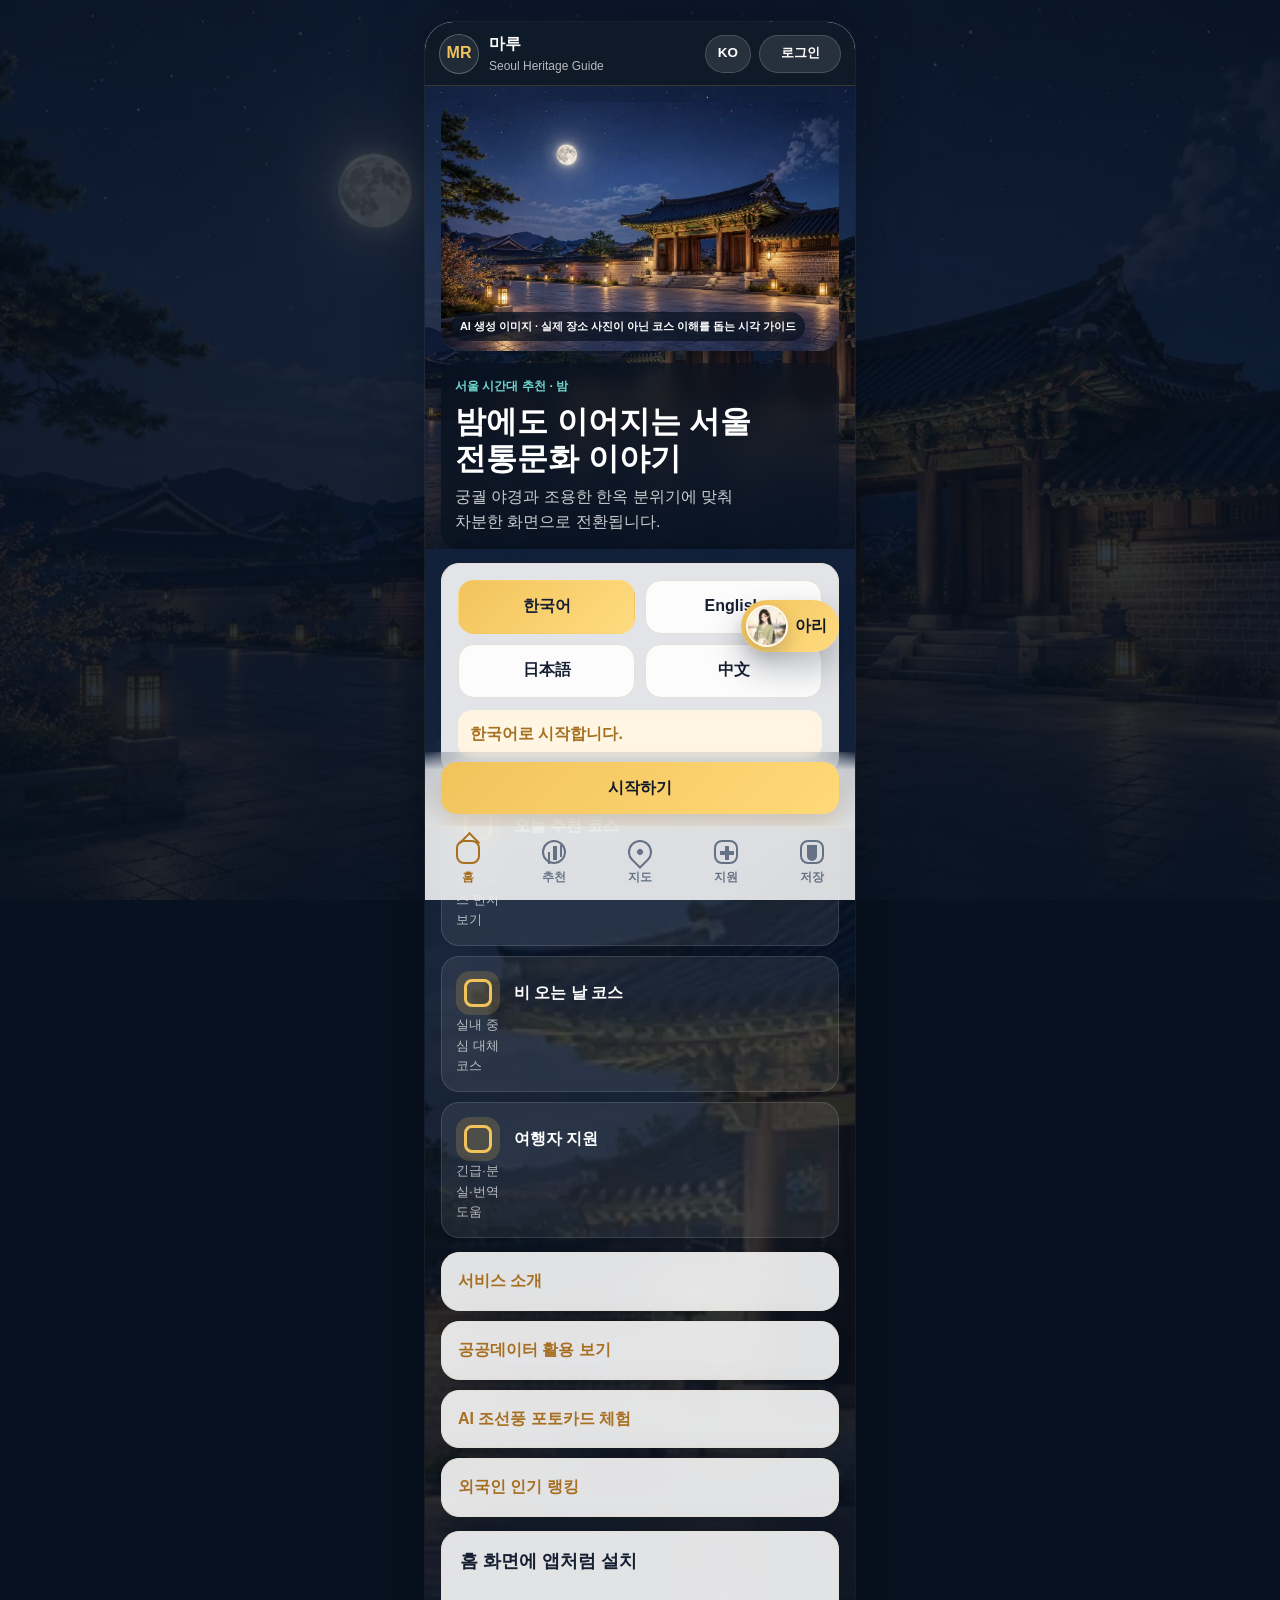
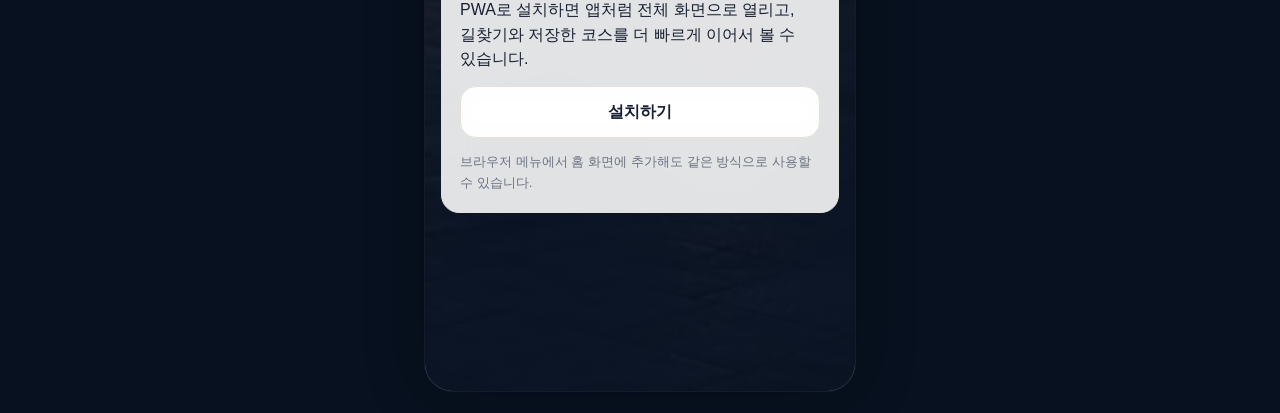
<file: index.html>
<!DOCTYPE html>
<html lang="ko">
<head>
  <meta charset="UTF-8">
  <meta name="viewport" content="width=device-width, initial-scale=1.0">
  <title>마루 | 서울 전통문화 AI 가이드</title>
  <meta name="description" content="마루, 외국인을 위한 서울 전통문화 AI 가이드">
  <meta name="theme-color" content="#07111f">
  <meta property="og:title" content="마루 | MARU">
  <meta property="og:description" content="외국인을 위한 서울 전통문화 AI 가이드 · Seoul Heritage Guide for Global Travelers">
  <meta property="og:type" content="website">
  <meta property="og:locale" content="ko_KR">
  <link rel="manifest" href="manifest.json">
  <link rel="icon" href="assets/favicon.svg" type="image/svg+xml">
  <link rel="stylesheet" href="style.css">
</head>
<body data-page="home">
  <div class="app-shell">
    <header class="app-header">
      <a class="brand" href="index.html" aria-label="마루 홈">
        <span class="brand-mark">MR</span>
        <span><strong>마루</strong><small>Seoul Heritage Guide</small></span>
      </a>
      <button class="header-pill" type="button" data-language-trigger>KR</button>
    </header>

    <main class="app-main onboarding-main">
      <section class="home-time-hero" data-home-time-hero aria-label="서울 시간대 추천 이미지">
        <div class="image-frame image-placeholder home-time-image">
          <div class="image-placeholder-content">
            <strong>MARU</strong>
            <small>문화 이미지 준비 중</small>
          </div>
        </div>
        <div class="home-time-copy">
          <span>서울 시간대 추천</span>
          <h1>외국인을 위한 서울 전통문화 AI 가이드</h1>
          <p>궁궐, 한옥, 사찰, 역사 공간을 여행자의 시간·날씨·관심사에 맞춰 이야기 흐름으로 추천합니다.</p>
        </div>
      </section>

      <section class="language-card" aria-label="언어 선택">
        <div class="language-grid">
          <button class="language-choice is-active" type="button" data-language="ko">한국어</button>
          <button class="language-choice" type="button" data-language="en">English</button>
          <button class="language-choice" type="button" data-language="ja">日本語</button>
          <button class="language-choice" type="button" data-language="zh">中文</button>
        </div>
        <div class="selection-confirm" data-language-confirm>한국어로 시작합니다.</div>
      </section>

      <section class="quick-action-list" aria-label="빠른 시작">
        <a class="quick-action" href="routes.html">
          <span class="quick-symbol route-symbol"></span>
          <strong>오늘 추천 코스</strong>
          <small>대표 스토리 코스 먼저 보기</small>
        </a>
        <a class="quick-action" href="weather.html">
          <span class="quick-symbol rain-symbol"></span>
          <strong>비 오는 날 코스</strong>
          <small>실내 중심 대체 코스</small>
        </a>
        <a class="quick-action" href="support.html#traveler-support">
          <span class="quick-symbol support-symbol"></span>
          <strong>여행자 지원</strong>
          <small>긴급·분실·번역 도움</small>
        </a>
      </section>

      <section class="more-links home-more-links">
        <a href="about.html">서비스 소개</a>
        <a href="culture-data.html">공공데이터 활용 보기</a>
        <a href="ai-photo.html">AI 조선풍 포토카드 체험</a>
        <a href="routes.html#foreigner-ranking">외국인 인기 랭킹</a>
      </section>

      <section class="mobile-card install-card is-hidden" data-install-card></section>
    </main>

    <div class="bottom-cta">
      <a class="button button-primary button-block" href="planner.html">시작하기</a>
    </div>

    <nav class="bottom-tab" aria-label="하단 탭">
      <a href="index.html" data-tab="home"><span class="tab-icon home-icon"></span><strong>홈</strong></a>
      <a href="planner.html" data-tab="recommend"><span class="tab-icon recommend-icon"></span><strong>추천</strong></a>
      <a href="map.html" data-tab="map"><span class="tab-icon map-icon"></span><strong>지도</strong></a>
      <a href="support.html" data-tab="support"><span class="tab-icon support-icon"></span><strong>지원</strong></a>
      <a href="passport.html" data-tab="passport"><span class="tab-icon save-icon"></span><strong>저장</strong></a>
    </nav>
  </div>

  <div class="toast" id="toast" role="status" aria-live="polite"></div>
  <script src="app.js"></script>
</body>
</html>
</file>
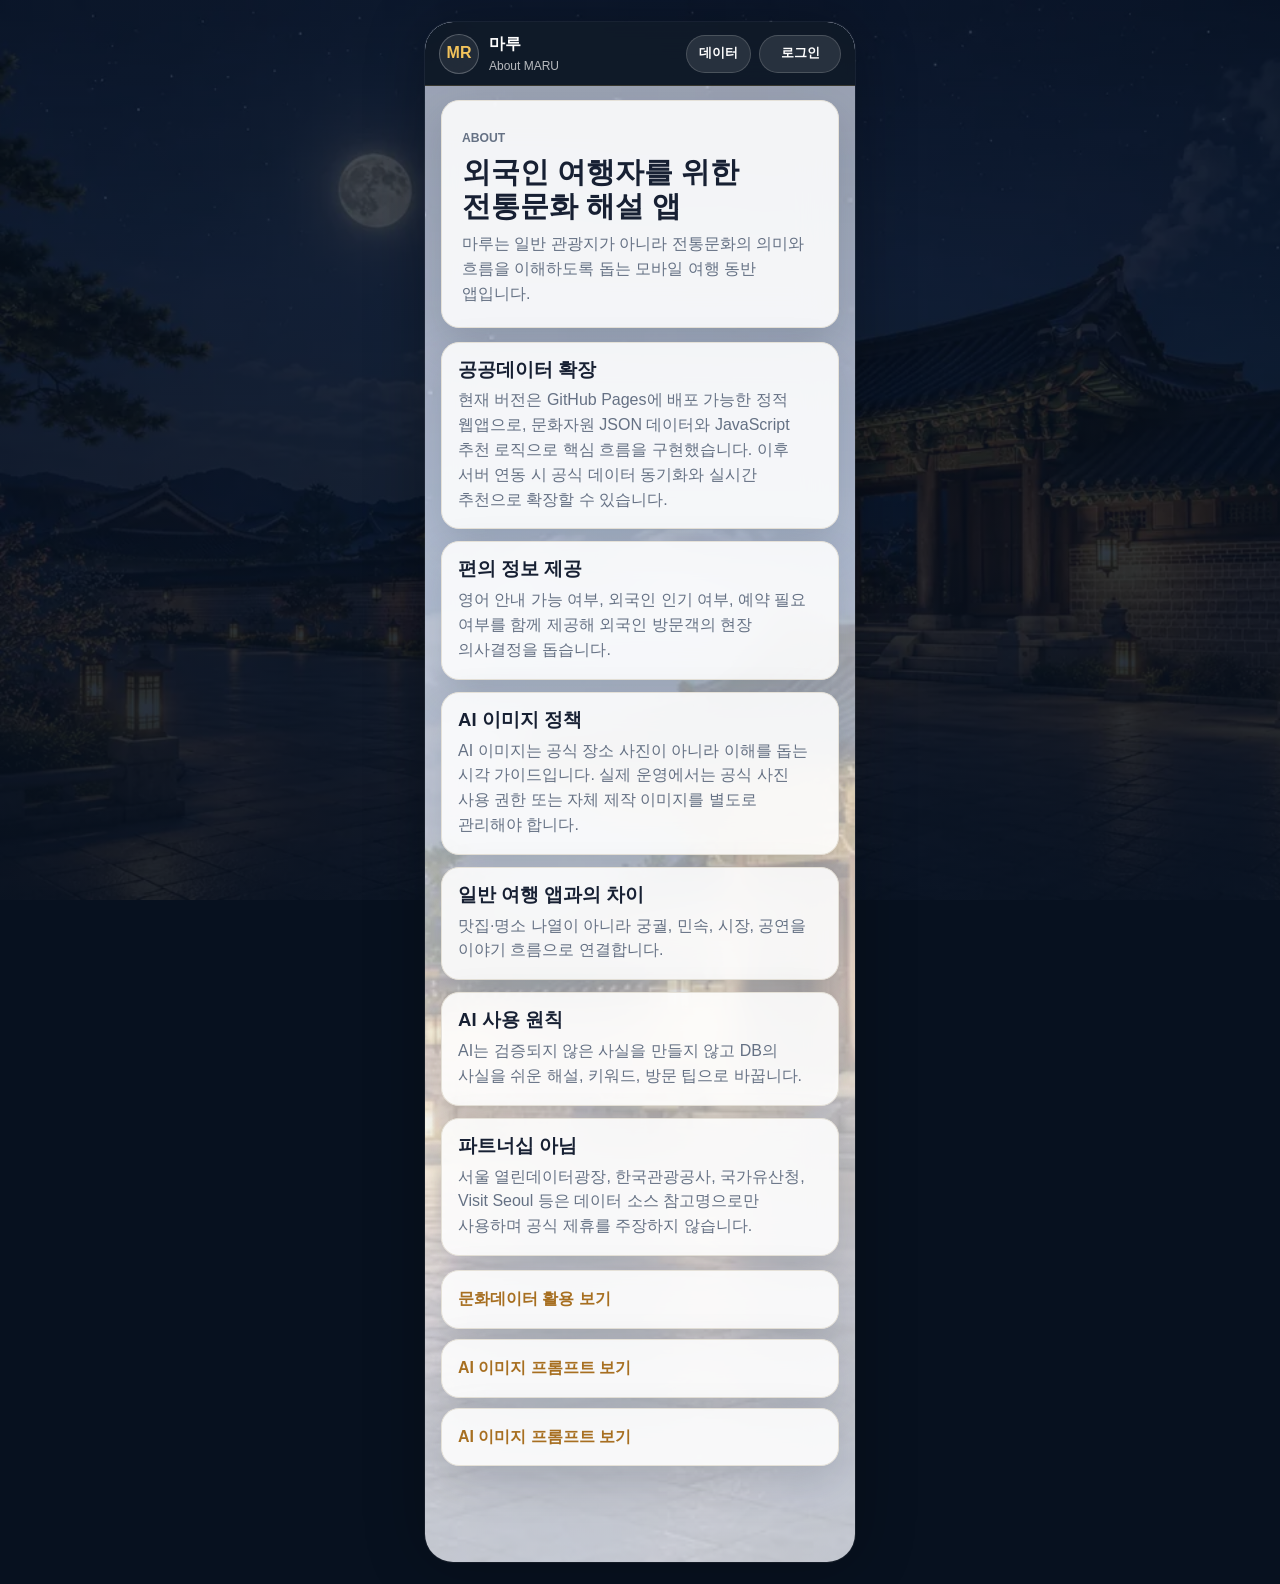
<file: about.html>
<!DOCTYPE html>
<html lang="ko">
<head>
  <meta charset="UTF-8">
  <meta name="viewport" content="width=device-width, initial-scale=1.0">
  <title>서비스 소개 | 마루</title>
  <meta name="description" content="마루 서비스 개념과 확장 계획">
  <link rel="manifest" href="manifest.json">
  <link rel="icon" href="assets/favicon.svg" type="image/svg+xml">
  <link rel="stylesheet" href="style.css">
</head>
<body data-page="about">
  <div class="app-shell">
    <header class="app-header">
      <a class="brand" href="index.html">
        <span class="brand-mark">MR</span>
        <span><strong>마루</strong><small>About MARU</small></span>
      </a>
      <a class="header-pill" href="culture-data.html">데이터</a>
    </header>

    <main class="app-main">
      <section class="page-title-card">
        <p class="eyebrow">About</p>
        <h1>외국인 여행자를 위한 전통문화 해설 앱</h1>
        <p>마루는 일반 관광지가 아니라 전통문화의 의미와 흐름을 이해하도록 돕는 모바일 여행 동반 앱입니다.</p>
      </section>

      <section class="about-stack">
        <article>
          <h2>공공데이터 확장</h2>
          <p>현재 버전은 GitHub Pages에 배포 가능한 정적 웹앱으로, 문화자원 JSON 데이터와 JavaScript 추천 로직으로 핵심 흐름을 구현했습니다. 이후 서버 연동 시 공식 데이터 동기화와 실시간 추천으로 확장할 수 있습니다.</p>
        </article>
        <article>
          <h2>편의 정보 제공</h2>
          <p>영어 안내 가능 여부, 외국인 인기 여부, 예약 필요 여부를 함께 제공해 외국인 방문객의 현장 의사결정을 돕습니다.</p>
        </article>
        <article>
          <h2>AI 이미지 정책</h2>
          <p>AI 이미지는 공식 장소 사진이 아니라 이해를 돕는 시각 가이드입니다. 실제 운영에서는 공식 사진 사용 권한 또는 자체 제작 이미지를 별도로 관리해야 합니다.</p>
        </article>
        <article>
          <h2>일반 여행 앱과의 차이</h2>
          <p>맛집·명소 나열이 아니라 궁궐, 민속, 시장, 공연을 이야기 흐름으로 연결합니다.</p>
        </article>
        <article>
          <h2>AI 사용 원칙</h2>
          <p>AI는 검증되지 않은 사실을 만들지 않고 DB의 사실을 쉬운 해설, 키워드, 방문 팁으로 바꿉니다.</p>
        </article>
        <article>
          <h2>파트너십 아님</h2>
          <p>서울 열린데이터광장, 한국관광공사, 국가유산청, Visit Seoul 등은 데이터 소스 참고명으로만 사용하며 공식 제휴를 주장하지 않습니다.</p>
        </article>
      </section>

      <section class="more-links">
        <a href="culture-data.html">문화데이터 활용 보기</a>
        <a href="ai-photo.html">AI 조선풍 포토카드 체험</a>
        <a href="image-prompts.md">AI 이미지 프롬프트 보기</a>
      </section>
    </main>
  </div>
  <div class="toast" id="toast" role="status" aria-live="polite"></div>
  <script src="app.js"></script>
</body>
</html>
</file>
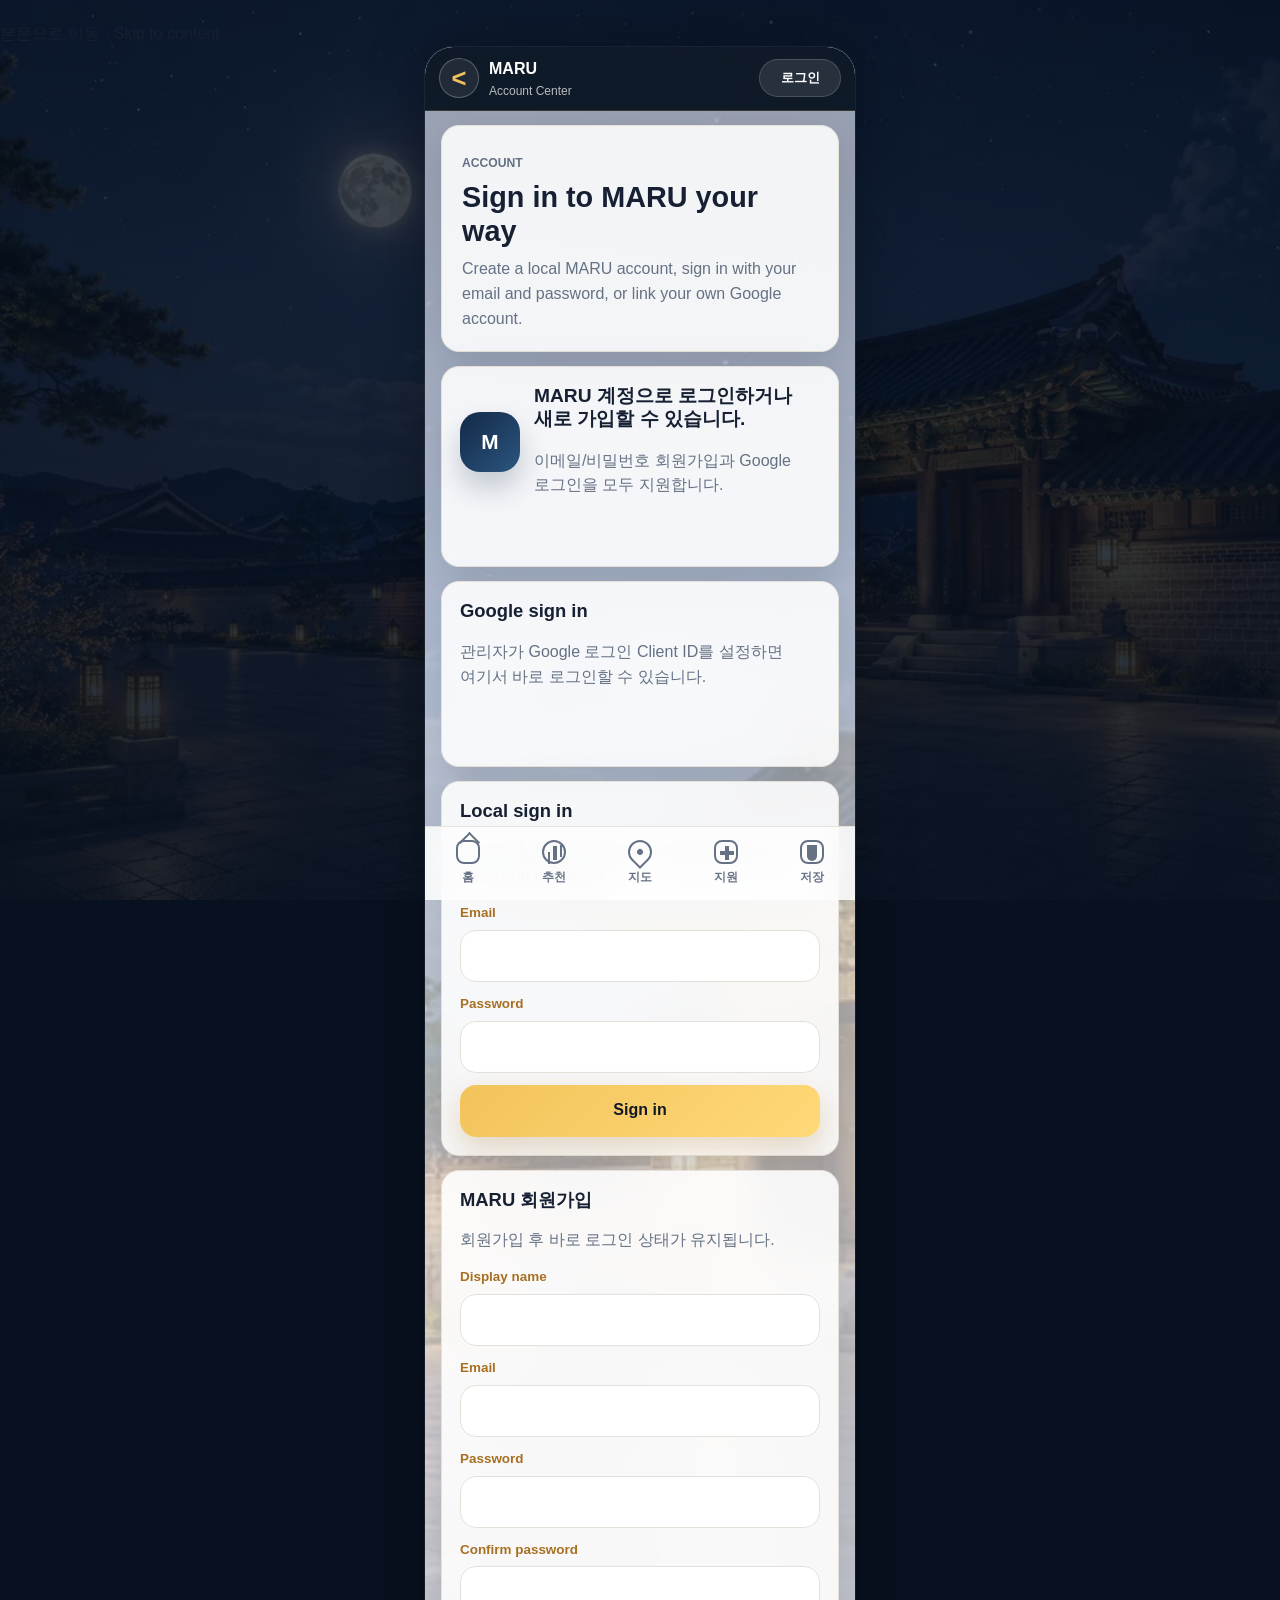
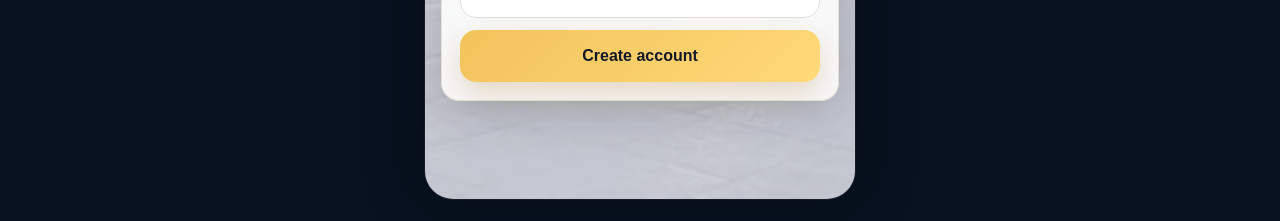
<file: account.html>
<!DOCTYPE html>
<html lang="ko">
<head>
  <meta charset="UTF-8">
  <meta name="viewport" content="width=device-width, initial-scale=1.0">
  <title>Account | MARU</title>
  <meta name="description" content="MARU account sign in, sign up, and Google account linking">
  <link rel="manifest" href="manifest.json">
  <link rel="icon" href="assets/favicon.svg" type="image/svg+xml">
  <link rel="stylesheet" href="style.css">
</head>
<body data-page="account">
  <a class="skip-link" href="#main-content">본문으로 이동 · Skip to content</a>
  <div class="app-shell">
    <header class="app-header">
      <a class="brand" href="index.html" aria-label="Back to MARU home">
        <span class="brand-mark back-mark">&lt;</span>
        <span><strong>MARU</strong><small>Account Center</small></span>
      </a>
    </header>

    <main id="main-content" tabindex="-1" class="app-main auth-main" data-auth-page>
      <section class="page-title-card">
        <p class="eyebrow">Account</p>
        <h1>Sign in to MARU your way</h1>
        <p>Create a local MARU account, sign in with your email and password, or link your own Google account.</p>
      </section>

      <section class="mobile-card auth-session-card" data-auth-session-card>
        <div class="auth-session-head">
          <div class="auth-avatar" data-auth-avatar>M</div>
          <div class="auth-session-copy">
            <h2 data-auth-session-title>MARU account access</h2>
            <p data-auth-session-body>Use a local account or Google sign in.</p>
          </div>
        </div>
        <div class="auth-methods" data-auth-methods></div>
        <p class="auth-status" data-auth-status aria-live="polite"></p>
        <button class="button button-secondary button-block is-hidden" type="button" data-auth-logout>Log out</button>
      </section>

      <section class="mobile-card auth-google-box" data-auth-google-section>
        <div class="auth-form-copy">
          <h2>Google sign in</h2>
          <p data-auth-google-note>Connect your own Google account to sign in faster.</p>
        </div>
        <div class="auth-google-button" data-auth-google-button></div>
      </section>

      <section class="mobile-card auth-form-card" data-auth-login-card>
        <div class="auth-form-copy">
          <h2>Local sign in</h2>
          <p>Use the MARU account you created with your email and password.</p>
        </div>
        <form class="auth-form" data-auth-login-form>
          <label class="auth-field">
            <span>Email</span>
            <input type="email" autocomplete="email" required data-auth-login-email>
          </label>
          <label class="auth-field">
            <span>Password</span>
            <input type="password" autocomplete="current-password" minlength="8" required data-auth-login-password>
          </label>
          <button class="button button-primary button-block" type="submit">Sign in</button>
        </form>
      </section>

      <section class="mobile-card auth-form-card" data-auth-register-card>
        <div class="auth-form-copy">
          <h2 data-auth-register-title>Create MARU account</h2>
          <p data-auth-register-hint>Sign up once and you will be signed in right away.</p>
        </div>
        <form class="auth-form" data-auth-register-form>
          <label class="auth-field">
            <span>Display name</span>
            <input type="text" autocomplete="name" maxlength="120" required data-auth-register-display-name data-reset-on-guest="true">
          </label>
          <label class="auth-field">
            <span>Email</span>
            <input type="email" autocomplete="email" maxlength="255" required data-auth-register-email data-reset-on-guest="true">
          </label>
          <label class="auth-field">
            <span>Password</span>
            <input type="password" autocomplete="new-password" minlength="8" maxlength="72" required data-auth-register-password>
          </label>
          <label class="auth-field">
            <span>Confirm password</span>
            <input type="password" autocomplete="new-password" minlength="8" maxlength="72" required data-auth-register-password-confirm>
          </label>
          <button class="button button-primary button-block" type="submit">Create account</button>
        </form>
      </section>
    </main>

    <nav class="bottom-tab" aria-label="Bottom navigation">
      <a href="index.html" data-tab="home"><span class="tab-icon home-icon"></span><strong>Home</strong></a>
      <a href="planner.html" data-tab="recommend"><span class="tab-icon recommend-icon"></span><strong>Routes</strong></a>
      <a href="map.html" data-tab="map"><span class="tab-icon map-icon"></span><strong>Map</strong></a>
      <a href="support.html" data-tab="support"><span class="tab-icon support-icon"></span><strong>Support</strong></a>
      <a href="passport.html" data-tab="passport"><span class="tab-icon save-icon"></span><strong>Saved</strong></a>
    </nav>
  </div>

  <div class="toast" id="toast" role="status" aria-live="polite"></div>
  <script src="https://accounts.google.com/gsi/client" async defer></script>
  <script src="app.js"></script>
</body>
</html>
</file>
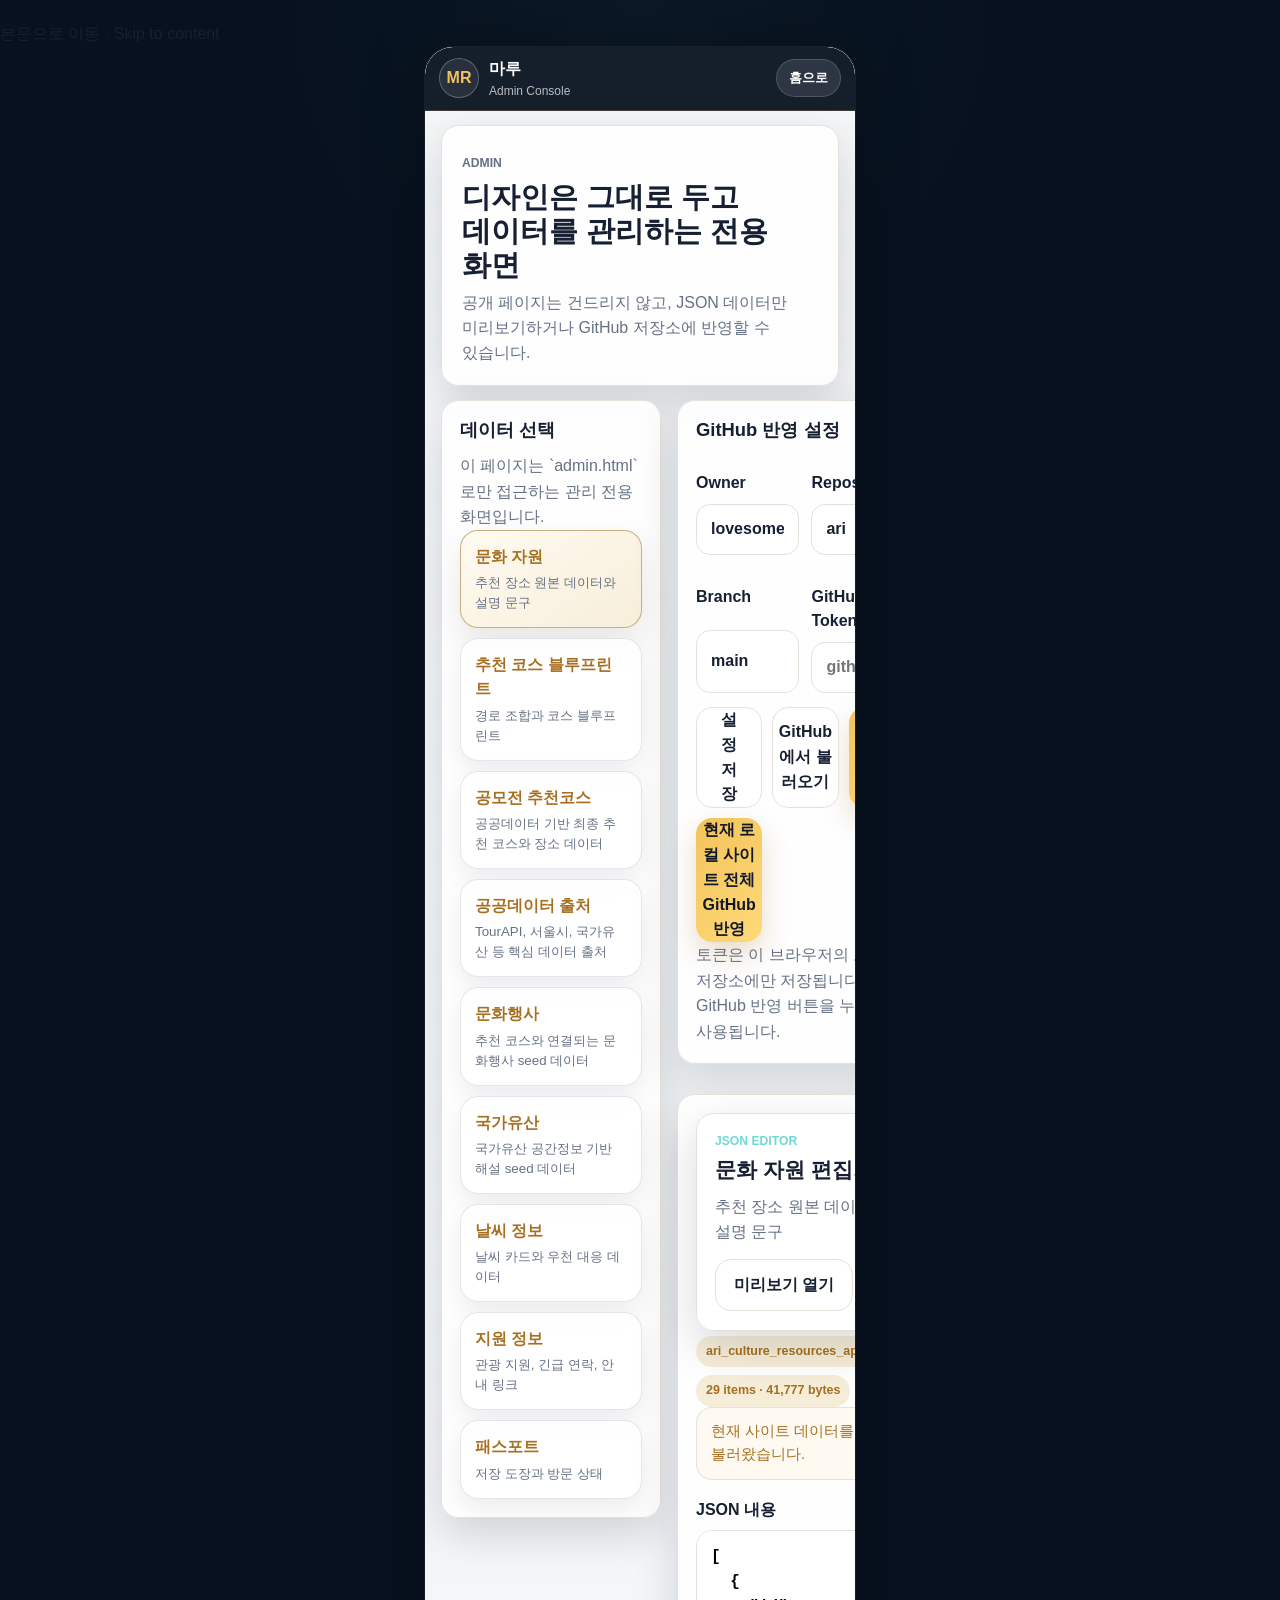
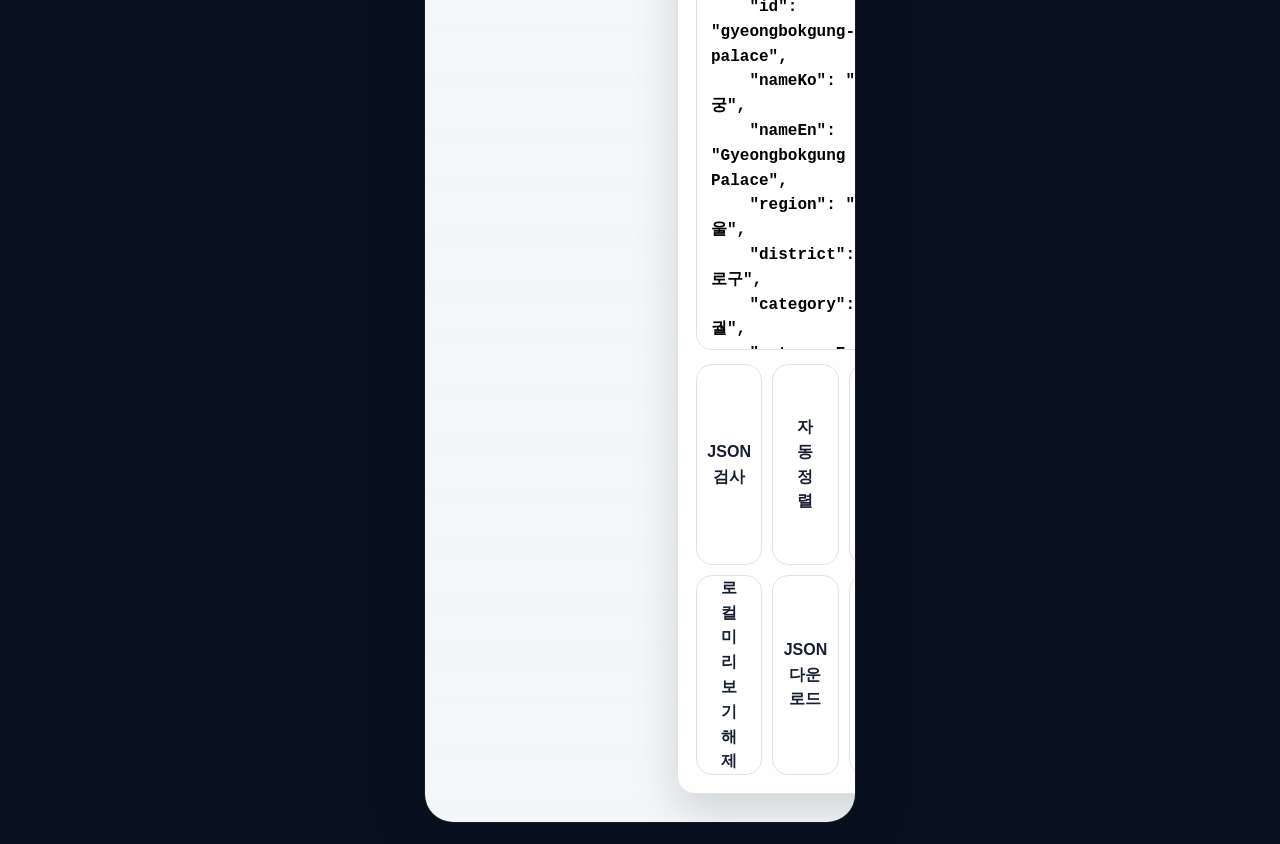
<file: admin.html>
<!DOCTYPE html>
<html lang="ko">
<head>
  <meta charset="UTF-8">
  <meta name="viewport" content="width=device-width, initial-scale=1.0">
  <title>관리 콘솔 | 마루</title>
  <meta name="description" content="마루 데이터 관리 콘솔">
  <link rel="manifest" href="manifest.json">
  <link rel="icon" href="assets/favicon.svg" type="image/svg+xml">
  <link rel="stylesheet" href="style.css">
</head>
<body data-page="admin">
  <a class="skip-link" href="#main-content">본문으로 이동 · Skip to content</a>
  <div class="app-shell">
    <header class="app-header">
      <a class="brand" href="about.html" aria-label="마루 관리 콘솔">
        <span class="brand-mark">MR</span>
        <span><strong>마루</strong><small>Admin Console</small></span>
      </a>
      <a class="header-pill" href="index.html">홈으로</a>
    </header>

    <main id="main-content" tabindex="-1" class="app-main admin-main">
      <section class="page-title-card">
        <p class="eyebrow">Admin</p>
        <h1>디자인은 그대로 두고 데이터를 관리하는 전용 화면</h1>
        <p>공개 페이지는 건드리지 않고, JSON 데이터만 미리보기하거나 GitHub 저장소에 반영할 수 있습니다.</p>
      </section>

      <section class="admin-layout">
        <aside class="mobile-card">
          <h2>데이터 선택</h2>
          <p class="admin-note">이 페이지는 `admin.html`로만 접근하는 관리 전용 화면입니다.</p>
          <div class="admin-dataset-list" data-admin-datasets></div>
        </aside>

        <div class="admin-stack">
          <section class="mobile-card">
            <h2>GitHub 반영 설정</h2>
            <div class="admin-field-grid">
              <label class="text-field">
                <span>Owner</span>
                <input type="text" data-admin-owner autocomplete="off">
              </label>
              <label class="text-field">
                <span>Repository</span>
                <input type="text" data-admin-repo autocomplete="off">
              </label>
              <label class="text-field">
                <span>Branch</span>
                <input type="text" data-admin-branch autocomplete="off">
              </label>
              <label class="text-field">
                <span>GitHub Token</span>
                <input type="password" data-admin-token autocomplete="off" placeholder="github_pat_...">
              </label>
            </div>

            <div class="admin-toolbar">
              <button class="button button-secondary" type="button" data-admin-save-config>설정 저장</button>
              <button class="button button-secondary" type="button" data-admin-load-github>GitHub에서 불러오기</button>
              <button class="button button-primary" type="button" data-admin-push-github>GitHub에 반영</button>
              <button class="button button-primary" type="button" data-admin-push-site>현재 로컬 사이트 전체 GitHub 반영</button>
            </div>

            <p class="admin-note">토큰은 이 브라우저의 로컬 저장소에만 저장됩니다. GitHub 반영 버튼을 누를 때만 사용됩니다.</p>
          </section>

          <section class="mobile-card">
            <div class="section-heading">
              <div>
                <p class="eyebrow">JSON Editor</p>
                <h2 data-admin-title>데이터 편집기</h2>
                <p data-admin-description>선택한 데이터 파일을 불러와 편집합니다.</p>
              </div>
              <a class="button button-secondary" href="index.html" target="_blank" rel="noopener">미리보기 열기</a>
            </div>

            <div class="admin-meta">
              <span class="admin-chip" data-admin-path></span>
              <span class="admin-chip" data-admin-size></span>
            </div>

            <p class="admin-status is-info" data-admin-status>편집할 데이터를 선택해 주세요.</p>

            <label class="text-field admin-editor">
              <span>JSON 내용</span>
              <textarea data-admin-json spellcheck="false"></textarea>
            </label>

            <div class="admin-actions">
              <button class="button button-secondary" type="button" data-admin-validate>JSON 검사</button>
              <button class="button button-secondary" type="button" data-admin-format>자동 정렬</button>
              <button class="button button-secondary" type="button" data-admin-save-local>로컬 미리보기 저장</button>
              <button class="button button-secondary" type="button" data-admin-clear-local>로컬 미리보기 해제</button>
              <button class="button button-secondary" type="button" data-admin-download>JSON 다운로드</button>
              <button class="button button-secondary" type="button" data-admin-import-trigger>JSON 불러오기</button>
            </div>

            <input class="admin-hidden-input" type="file" accept="application/json,.json" data-admin-import>
          </section>
        </div>
      </section>
    </main>
  </div>

  <script src="admin.js"></script>
</body>
</html>
</file>
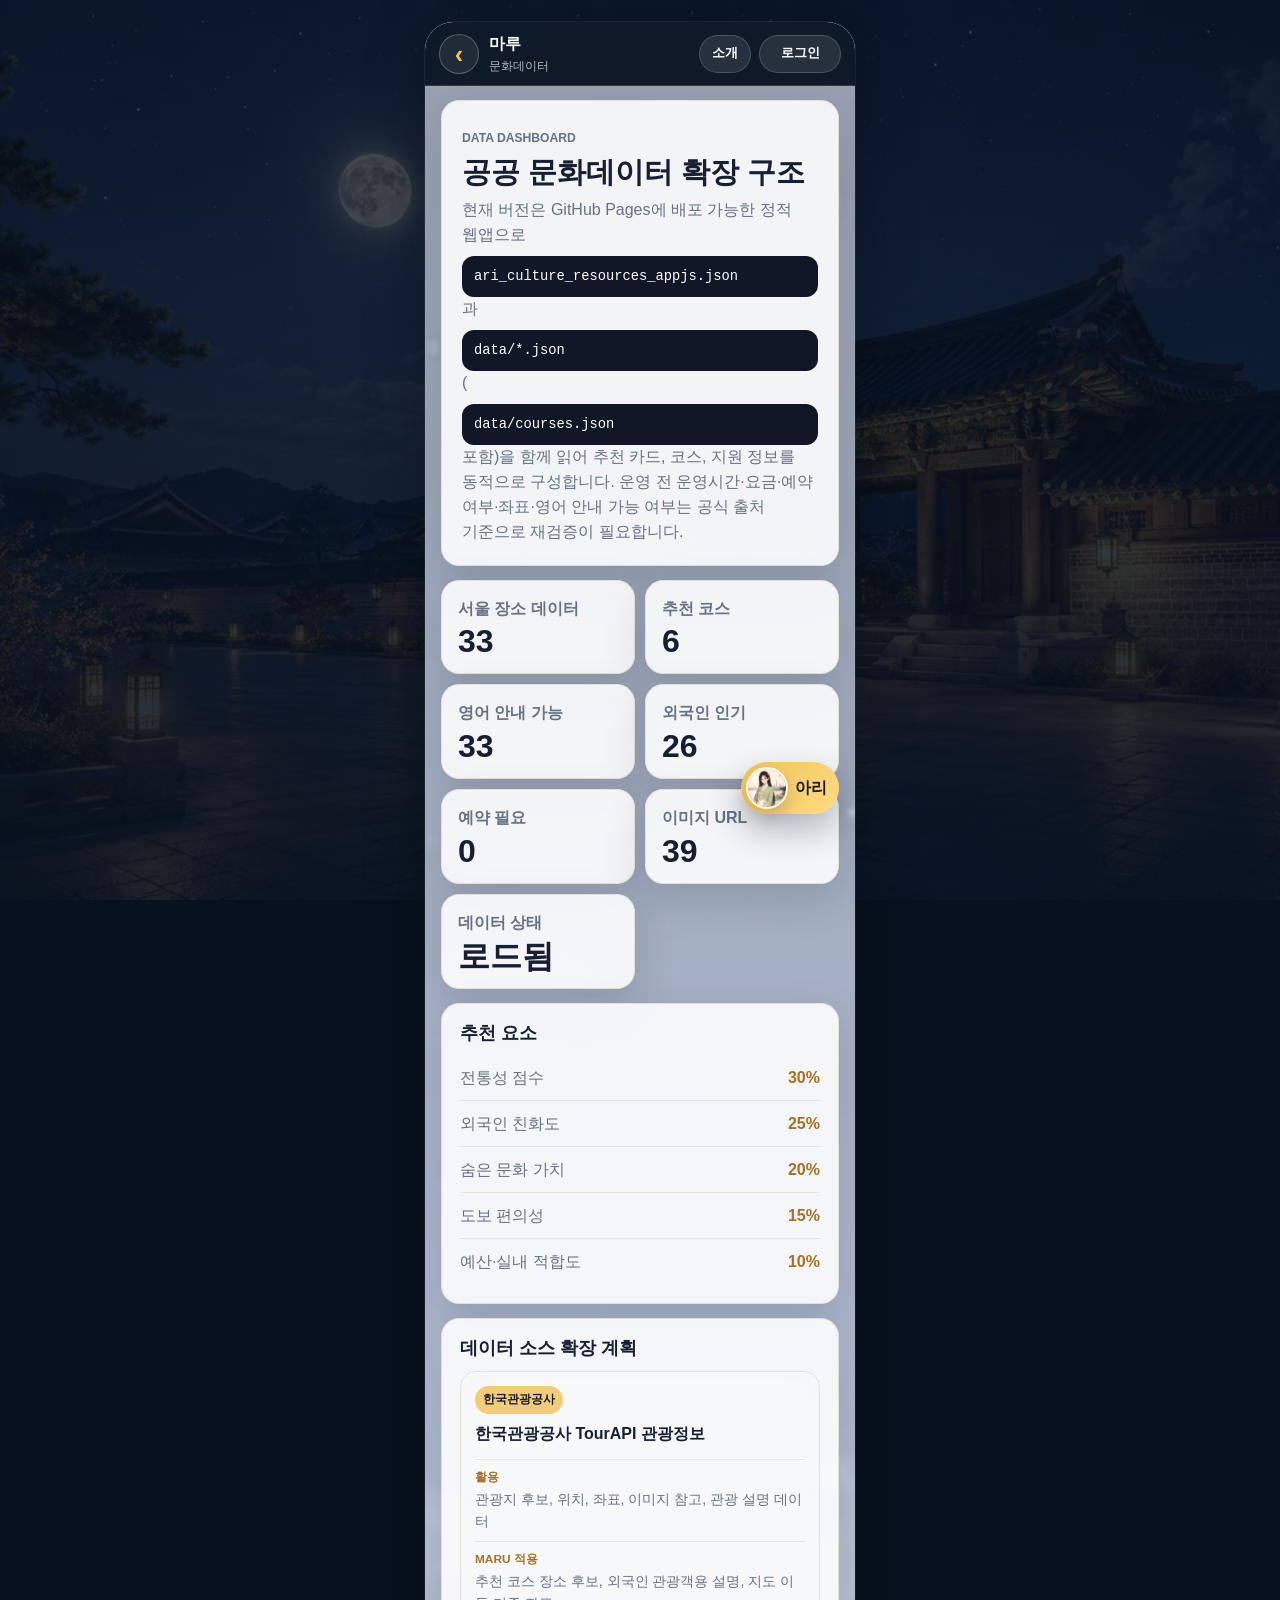
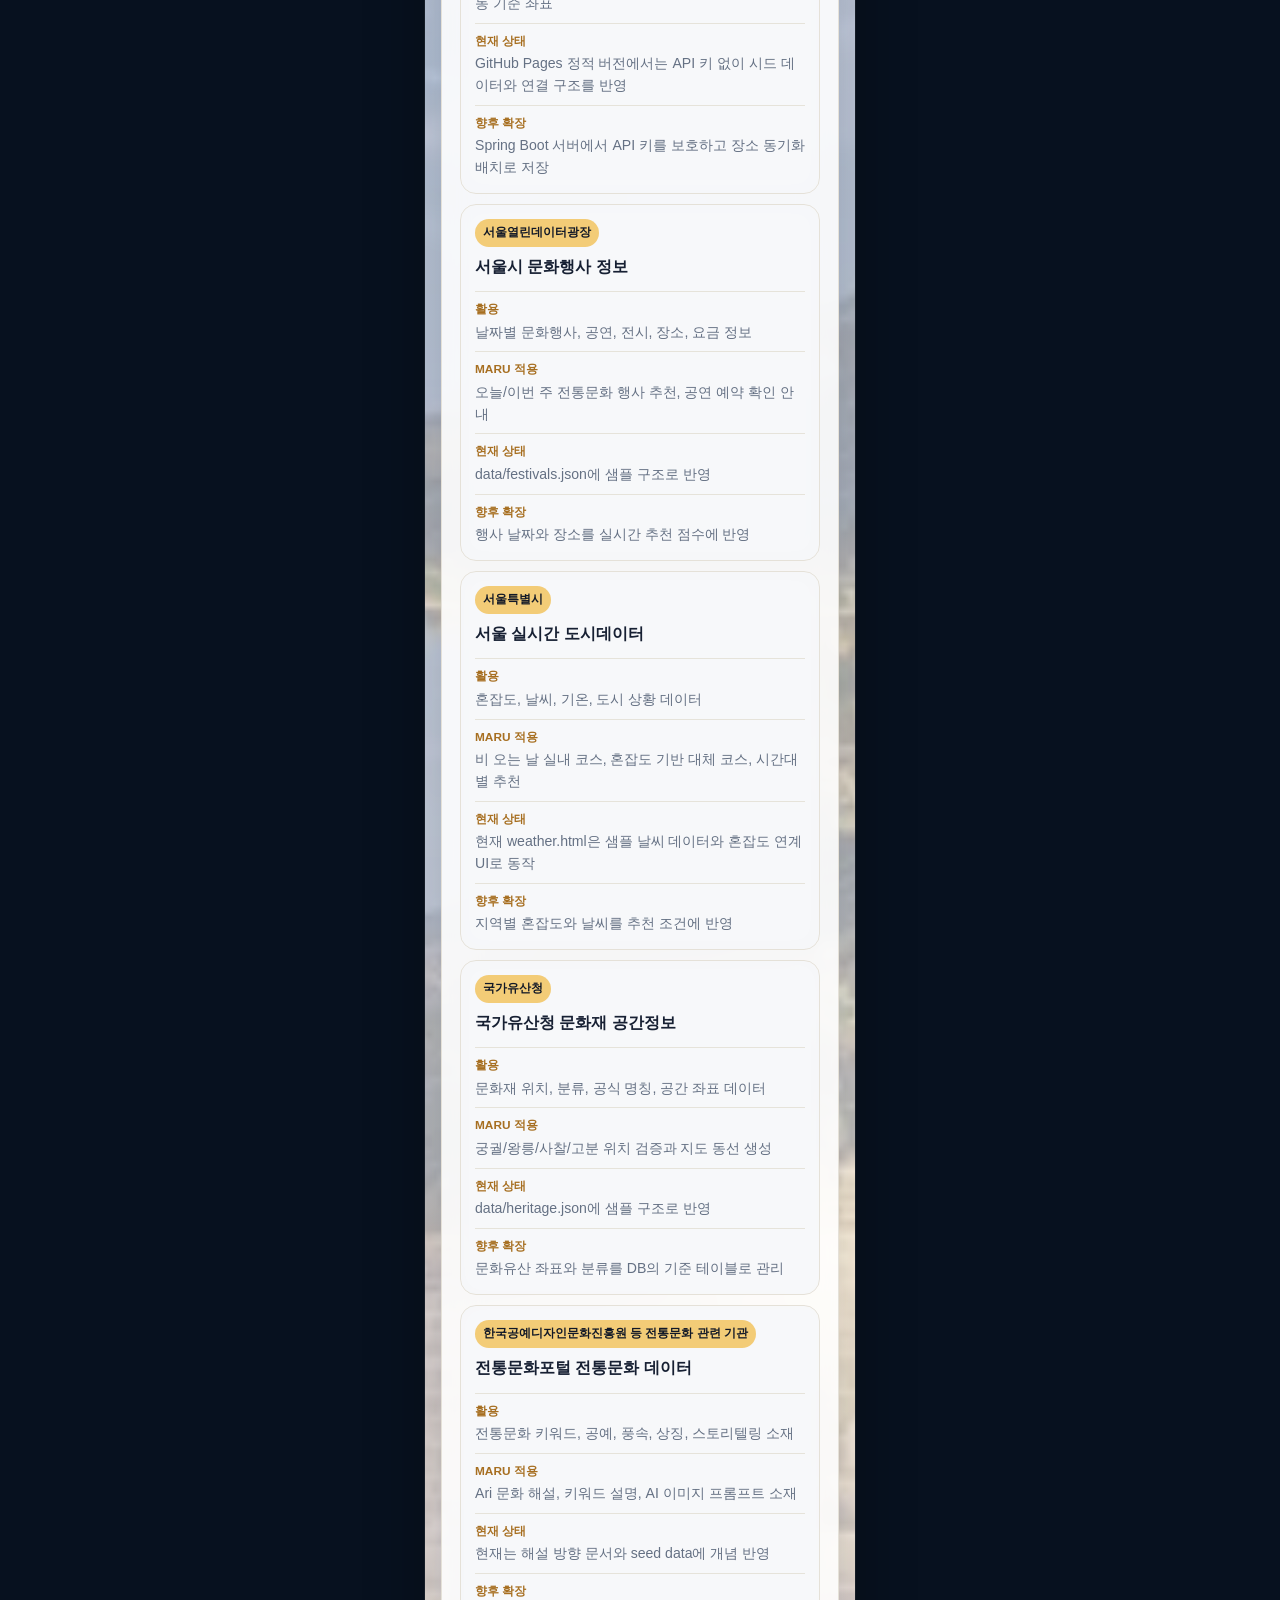
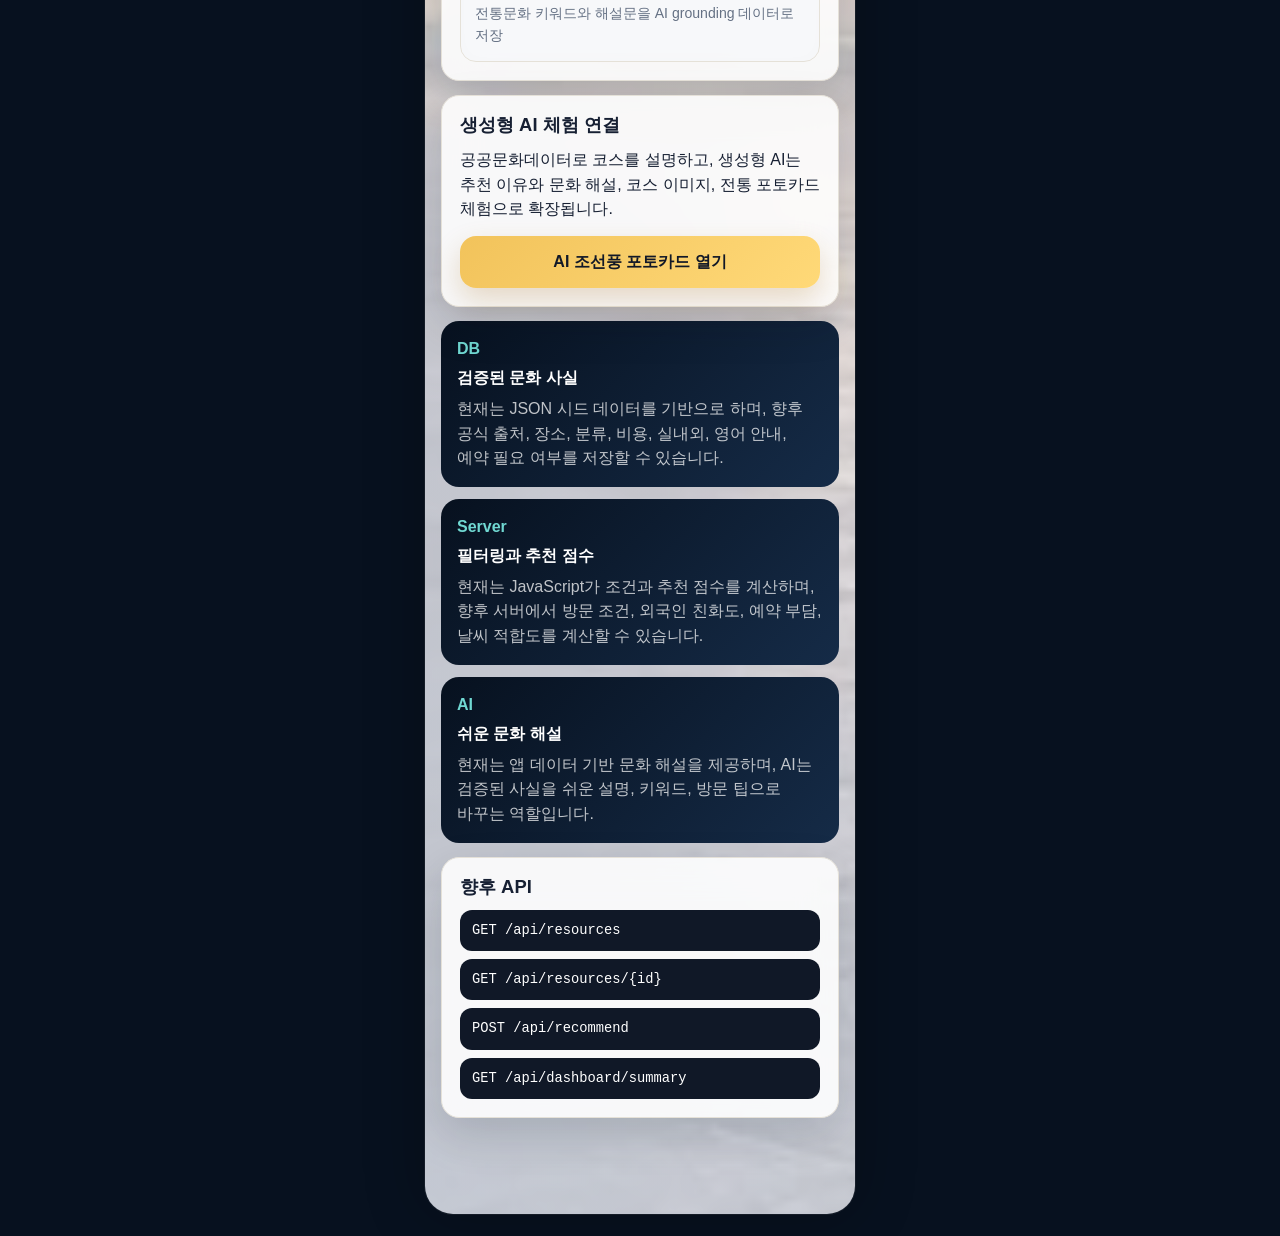
<file: culture-data.html>
<!DOCTYPE html>
<html lang="ko">
<head>
  <meta charset="UTF-8">
  <meta name="viewport" content="width=device-width, initial-scale=1.0">
  <title>문화데이터 | 마루</title>
  <meta name="description" content="공공 문화데이터 활용 현황과 추천 로직 설명">
  <link rel="manifest" href="manifest.json">
  <link rel="icon" href="assets/favicon.svg" type="image/svg+xml">
  <link rel="stylesheet" href="style.css">
</head>
<body data-page="culture-data">
  <div class="app-shell">
    <header class="app-header">
      <a class="brand" href="about.html">
        <span class="brand-mark back-mark">‹</span>
        <span><strong>마루</strong><small>문화데이터</small></span>
      </a>
      <a class="header-pill" href="about.html">소개</a>
    </header>

    <main class="app-main">
      <section class="page-title-card">
        <p class="eyebrow">Data Dashboard</p>
        <h1>공공 문화데이터 확장 구조</h1>
        <p>현재 버전은 GitHub Pages에 배포 가능한 정적 웹앱으로 <code>ari_culture_resources_appjs.json</code>, <code>data/courses.json</code>, JavaScript 추천 로직으로 추천 카드와 코스를 구성합니다. 운영 전 운영시간·요금·예약 여부·좌표·영어 안내 가능 여부는 공식 출처 기준으로 재검증이 필요합니다.</p>
      </section>

      <section class="metric-grid" data-culture-metrics></section>

      <section class="mobile-card">
        <h2>추천 요소</h2>
        <div class="factor-row"><span>전통성 점수</span><strong>30%</strong></div>
        <div class="factor-row"><span>외국인 친화도</span><strong>25%</strong></div>
        <div class="factor-row"><span>숨은 문화 가치</span><strong>20%</strong></div>
        <div class="factor-row"><span>도보 편의성</span><strong>15%</strong></div>
        <div class="factor-row"><span>예산·실내 적합도</span><strong>10%</strong></div>
      </section>

      <section class="mobile-card">
        <h2>데이터 소스 확장 계획</h2>
        <div class="data-source-grid" data-source-list></div>
      </section>

      <section class="mobile-card">
        <h2>생성형 AI 체험 연결</h2>
        <p>공공문화데이터로 코스를 설명하고, 생성형 AI는 추천 이유와 문화 해설, 코스 이미지, 전통 포토카드 체험으로 확장됩니다.</p>
        <a class="button button-primary button-block data-demo-link" href="ai-photo.html">AI 조선풍 포토카드 열기</a>
      </section>

      <section class="logic-stack">
        <article><span>DB</span><strong>검증된 문화 사실</strong><p>현재는 JSON seed data로 유지하며, 향후 공식 출처와 운영 정보를 저장할 수 있습니다.</p></article>
        <article><span>Server</span><strong>필터링과 추천 점수</strong><p>현재는 JavaScript가 조건과 추천 점수를 계산하며, 향후 서버에서 확장할 수 있습니다.</p></article>
        <article><span>AI</span><strong>쉬운 문화 해설</strong><p>현재는 앱 데이터 기반 문화 해설을 제공하며, AI는 검증된 사실을 쉽게 설명하는 역할입니다.</p></article>
      </section>

      <section class="mobile-card">
        <h2>향후 API</h2>
        <code>GET /api/resources</code>
        <code>GET /api/resources/{id}</code>
        <code>POST /api/recommend</code>
        <code>GET /api/dashboard/summary</code>
      </section>
    </main>
  </div>
  <div class="toast" id="toast" role="status" aria-live="polite"></div>
  <script src="app.js"></script>
</body>
</html>
</file>
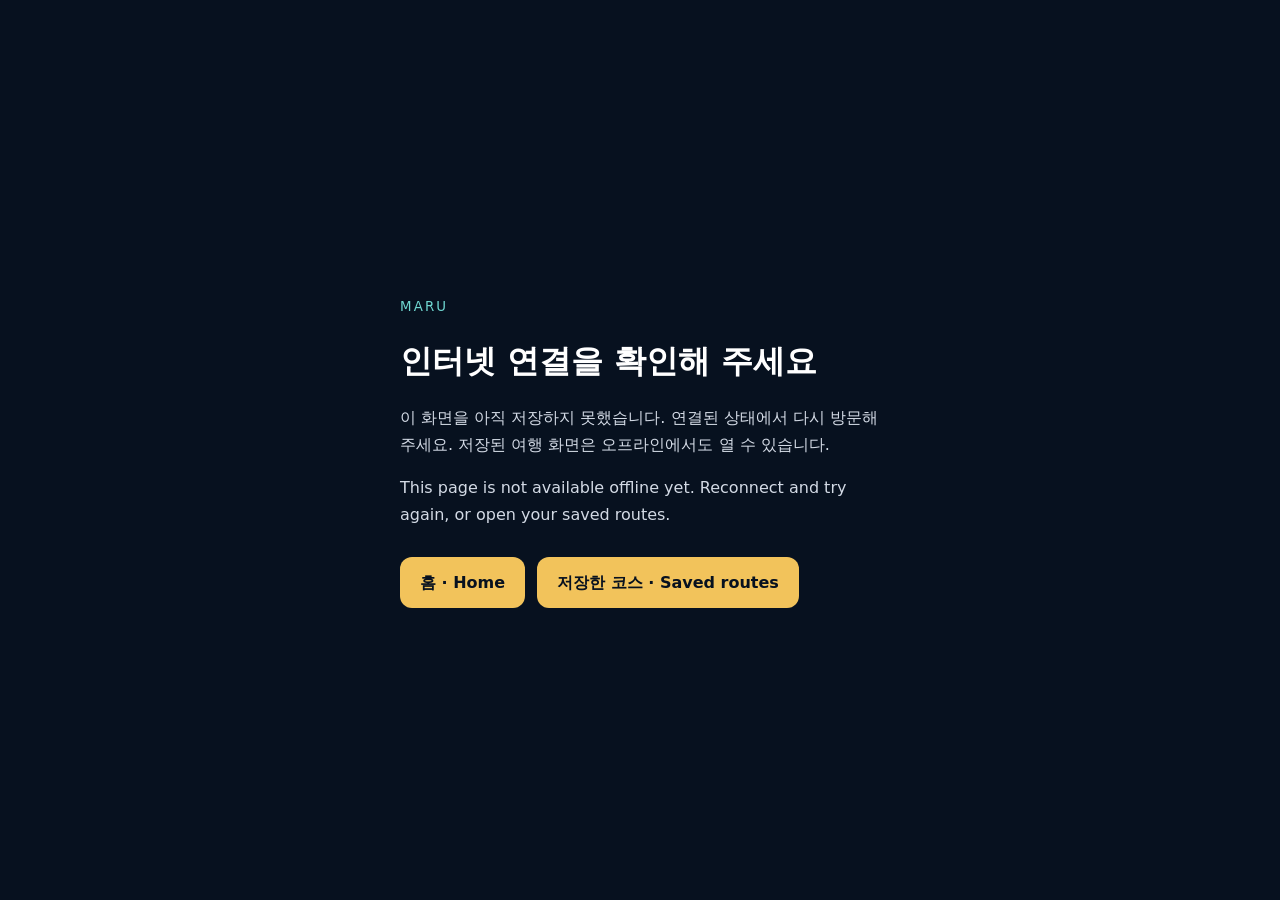
<file: offline.html>
<!doctype html>
<html lang="ko">
<head>
  <meta charset="utf-8">
  <meta name="viewport" content="width=device-width, initial-scale=1">
  <meta name="theme-color" content="#07111f">
  <title>연결 확인 | MARU</title>
  <style>
    *{box-sizing:border-box}body{margin:0;background:#07111f;color:#fff;font:1rem/1.7 system-ui,sans-serif;min-height:100vh;display:grid;place-items:center;padding:24px}
    main{max-width:480px}small{color:#70d8d2;letter-spacing:.16em}h1{font-size:2rem;line-height:1.3}p{color:#d3dae5}a{display:inline-block;background:#f2c35b;color:#07111f;padding:12px 20px;border-radius:12px;font-weight:700;text-decoration:none;margin:12px 12px 0 0}a:focus-visible{outline:3px solid #70d8d2;outline-offset:4px}
  </style>
</head>
<body><main>
  <small>MARU</small>
  <h1>인터넷 연결을 확인해 주세요</h1>
  <p>이 화면을 아직 저장하지 못했습니다. 연결된 상태에서 다시 방문해 주세요. 저장된 여행 화면은 오프라인에서도 열 수 있습니다.</p>
  <p lang="en">This page is not available offline yet. Reconnect and try again, or open your saved routes.</p>
  <a href="index.html">홈 · Home</a><a href="passport.html">저장한 코스 · Saved routes</a>
</main></body></html>
</file>
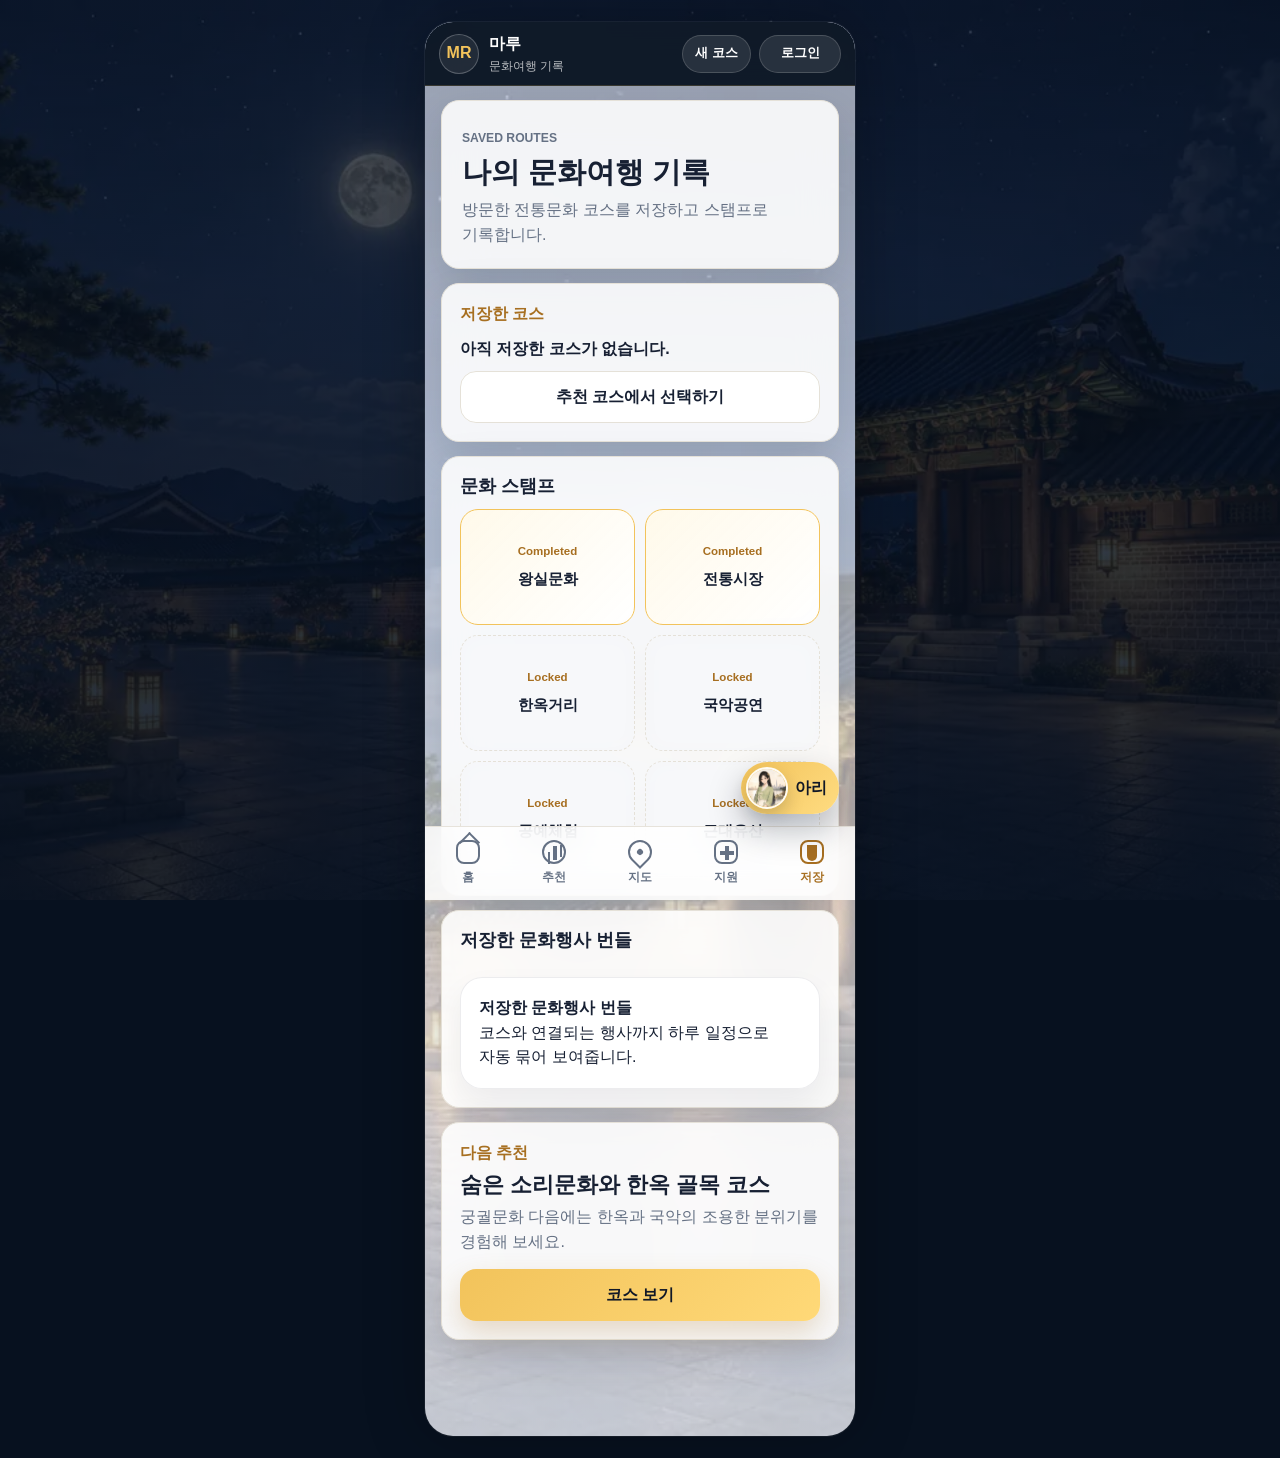
<file: passport.html>
<!DOCTYPE html>
<html lang="ko">
<head>
  <meta charset="UTF-8">
  <meta name="viewport" content="width=device-width, initial-scale=1.0">
  <title>문화여행 기록 | 마루</title>
  <meta name="description" content="마루에서 저장한 코스와 전통문화 스탬프를 확인하는 문화여행 기록">
  <link rel="manifest" href="manifest.json">
  <link rel="icon" href="assets/favicon.svg" type="image/svg+xml">
  <link rel="stylesheet" href="style.css">
</head>
<body data-page="passport">
  <div class="app-shell">
    <header class="app-header">
      <a class="brand" href="index.html"><span class="brand-mark">MR</span><span><strong>마루</strong><small>문화여행 기록</small></span></a>
      <a class="header-pill" href="routes.html">새 코스</a>
    </header>

    <main class="app-main">
      <section class="page-title-card">
        <p class="eyebrow">Saved Routes</p>
        <h1>나의 문화여행 기록</h1>
        <p>방문한 전통문화 코스를 저장하고 스탬프로 기록합니다.</p>
      </section>

      <section class="saved-route-card" data-saved-route>
        <span>저장한 코스</span>
        <strong>아직 저장한 코스가 없습니다.</strong>
        <a class="button button-secondary button-block" href="routes.html">추천 코스에서 선택하기</a>
      </section>

      <section class="mobile-card">
        <h2>문화 스탬프</h2>
        <div class="stamp-grid" data-passport-stamps></div>
      </section>

      <section class="mobile-card saved-bundle-panel">
        <h2 data-saved-bundle-title>저장한 문화행사 번들</h2>
        <div class="saved-bundle-list" data-saved-bundles></div>
      </section>

      <section class="today-route-card">
        <span>다음 추천</span>
        <h2>숨은 소리문화와 한옥 골목 코스</h2>
        <p>궁궐문화 다음에는 한옥과 국악의 조용한 분위기를 경험해 보세요.</p>
        <a class="button button-primary button-block" href="route-detail.html?id=hidden-sounds-hanok-streets">코스 보기</a>
      </section>
    </main>

    <nav class="bottom-tab" aria-label="하단 탭">
      <a href="index.html" data-tab="home"><span class="tab-icon home-icon"></span><strong>홈</strong></a>
      <a href="planner.html" data-tab="recommend"><span class="tab-icon recommend-icon"></span><strong>추천</strong></a>
      <a href="map.html" data-tab="map"><span class="tab-icon map-icon"></span><strong>지도</strong></a>
      <a href="support.html" data-tab="support"><span class="tab-icon support-icon"></span><strong>지원</strong></a>
      <a href="passport.html" data-tab="passport"><span class="tab-icon save-icon"></span><strong>저장</strong></a>
    </nav>
  </div>
  <div class="toast" id="toast" role="status" aria-live="polite"></div>
  <script src="app.js"></script>
</body>
</html>
</file>
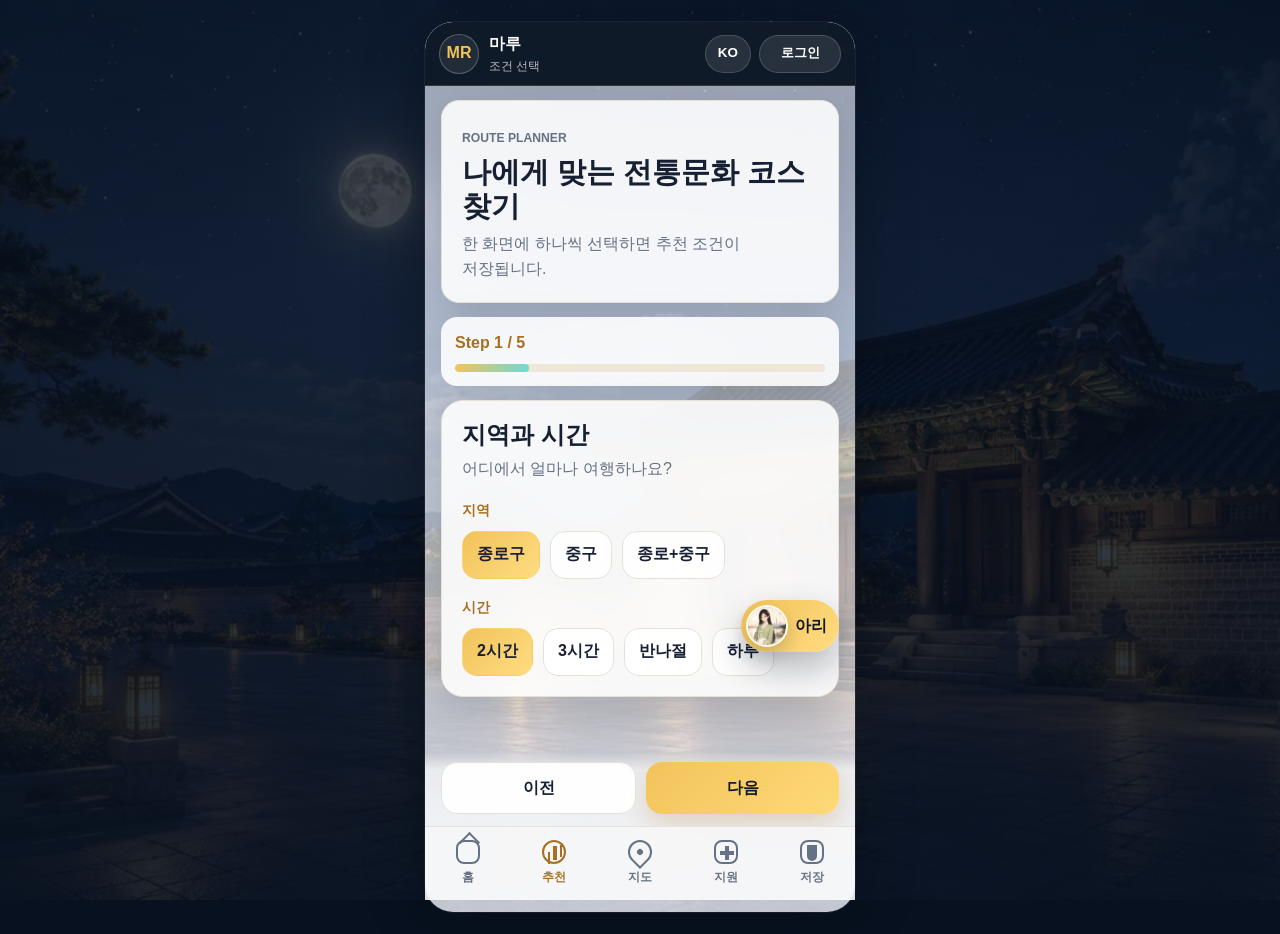
<file: planner.html>
<!DOCTYPE html>
<html lang="ko">
<head>
  <meta charset="UTF-8">
  <meta name="viewport" content="width=device-width, initial-scale=1.0">
  <title>조건 선택 | 마루</title>
  <meta name="description" content="여행 조건을 단계별로 선택해 전통문화 스토리 코스를 추천받습니다.">
  <link rel="manifest" href="manifest.json">
  <link rel="icon" href="assets/favicon.svg" type="image/svg+xml">
  <link rel="stylesheet" href="style.css">
</head>
<body data-page="recommend">
  <div class="app-shell">
    <header class="app-header">
      <a class="brand" href="index.html"><span class="brand-mark">MR</span><span><strong>마루</strong><small>조건 선택</small></span></a>
      <button class="header-pill" type="button" data-language-trigger>KR</button>
    </header>

    <main class="app-main planner-main">
      <section class="page-title-card">
        <p class="eyebrow">Route Planner</p>
        <h1>나에게 맞는 전통문화 코스 찾기</h1>
        <p>한 화면에 하나씩 선택하면 추천 조건이 저장됩니다.</p>
      </section>

      <section class="planner-progress" aria-label="진행 상태">
        <span data-step-label>Step 1 / 5</span>
        <div class="progress-track"><i data-progress-bar></i></div>
      </section>

      <form class="planner-form" data-planner-form>
        <section class="planner-step is-active" data-step="1">
          <h2>지역과 시간</h2>
          <p>어디에서 얼마나 여행하나요?</p>
          <div class="option-block" data-pref-group="region">
            <span>지역</span>
            <button class="choice-button is-active" type="button" data-value="종로구">종로구</button>
            <button class="choice-button" type="button" data-value="중구">중구</button>
            <button class="choice-button" type="button" data-value="종로+중구">종로+중구</button>
          </div>
          <div class="option-block" data-pref-group="time">
            <span>시간</span>
            <button class="choice-button is-active" type="button" data-value="2시간">2시간</button>
            <button class="choice-button" type="button" data-value="3시간">3시간</button>
            <button class="choice-button" type="button" data-value="반나절">반나절</button>
            <button class="choice-button" type="button" data-value="하루">하루</button>
          </div>
        </section>

        <section class="planner-step" data-step="2">
          <h2>관심사</h2>
          <p>어떤 전통문화를 보고 싶나요?</p>
          <div class="option-block grid" data-pref-group="interests" data-multiple="true">
            <button class="choice-button is-active" type="button" data-value="궁궐">궁궐</button>
            <button class="choice-button" type="button" data-value="한옥">한옥</button>
            <button class="choice-button" type="button" data-value="전통시장">전통시장</button>
            <button class="choice-button" type="button" data-value="공예">공예</button>
            <button class="choice-button" type="button" data-value="공연">공연</button>
            <button class="choice-button" type="button" data-value="박물관">박물관</button>
          </div>
        </section>

        <section class="planner-step" data-step="3">
          <h2>동행 정보</h2>
          <p>누구와 함께 여행하나요?</p>
          <div class="option-block" data-pref-group="people">
            <span>인원</span>
            <button class="choice-button is-active" type="button" data-value="1명">1명</button>
            <button class="choice-button" type="button" data-value="2명">2명</button>
            <button class="choice-button" type="button" data-value="3~4명">3~4명</button>
            <button class="choice-button" type="button" data-value="5명 이상">5명 이상</button>
          </div>
          <div class="option-block grid" data-pref-group="groupType">
            <span>여행 형태</span>
            <button class="choice-button is-active" type="button" data-value="혼자">혼자</button>
            <button class="choice-button" type="button" data-value="친구와">친구와</button>
            <button class="choice-button" type="button" data-value="커플">커플</button>
            <button class="choice-button" type="button" data-value="가족">가족</button>
            <button class="choice-button" type="button" data-value="아이 동반">아이 동반</button>
            <button class="choice-button" type="button" data-value="부모님 동반">부모님 동반</button>
          </div>
        </section>

        <section class="planner-step" data-step="4">
          <h2>여행 스타일</h2>
          <p>어떤 방식으로 여행하고 싶나요?</p>
          <div class="option-block" data-pref-group="budget">
            <span>예산</span>
            <button class="choice-button is-active" type="button" data-value="무료 위주">무료 위주</button>
            <button class="choice-button" type="button" data-value="유료 가능">유료 가능</button>
            <button class="choice-button" type="button" data-value="상관없음">상관없음</button>
          </div>
          <div class="option-block" data-pref-group="walking">
            <span>이동 부담</span>
            <button class="choice-button is-active" type="button" data-value="적게 걷기">적게 걷기</button>
            <button class="choice-button" type="button" data-value="보통">보통</button>
            <button class="choice-button" type="button" data-value="많이 걸어도 괜찮음">많이 걸어도 괜찮음</button>
          </div>
          <div class="option-block" data-pref-group="indoorOutdoor">
            <span>실내/실외</span>
            <button class="choice-button is-active" type="button" data-value="실내">실내</button>
            <button class="choice-button" type="button" data-value="실외">실외</button>
            <button class="choice-button" type="button" data-value="상관없음">상관없음</button>
          </div>
        </section>

        <section class="planner-step" data-step="5">
          <h2>추가 요청</h2>
          <p>원하는 조건이 더 있나요?</p>
          <label class="text-field">
            <span>자연어 요청</span>
            <textarea data-pref-request rows="5" placeholder="종로에서 3시간 정도 전통문화 코스를 추천해줘. 너무 많이 걷지 않는 코스면 좋겠어."></textarea>
          </label>
          <div class="summary-preview" data-condition-summary>선택한 조건이 여기에 표시됩니다.</div>
        </section>
      </form>
    </main>

    <div class="bottom-cta planner-cta">
      <button class="button button-secondary" type="button" data-planner-prev>이전</button>
      <button class="button button-primary" type="button" data-planner-next>다음</button>
      <button class="button button-primary button-block is-hidden" type="button" data-planner-finish>추천 코스 보기</button>
    </div>

    <nav class="bottom-tab" aria-label="하단 탭">
      <a href="index.html" data-tab="home"><span class="tab-icon home-icon"></span><strong>홈</strong></a>
      <a href="planner.html" data-tab="recommend"><span class="tab-icon recommend-icon"></span><strong>추천</strong></a>
      <a href="map.html" data-tab="map"><span class="tab-icon map-icon"></span><strong>지도</strong></a>
      <a href="support.html" data-tab="support"><span class="tab-icon support-icon"></span><strong>지원</strong></a>
      <a href="passport.html" data-tab="passport"><span class="tab-icon save-icon"></span><strong>저장</strong></a>
    </nav>
  </div>

  <div class="toast" id="toast" role="status" aria-live="polite"></div>
  <script src="app.js"></script>
</body>
</html>
</file>
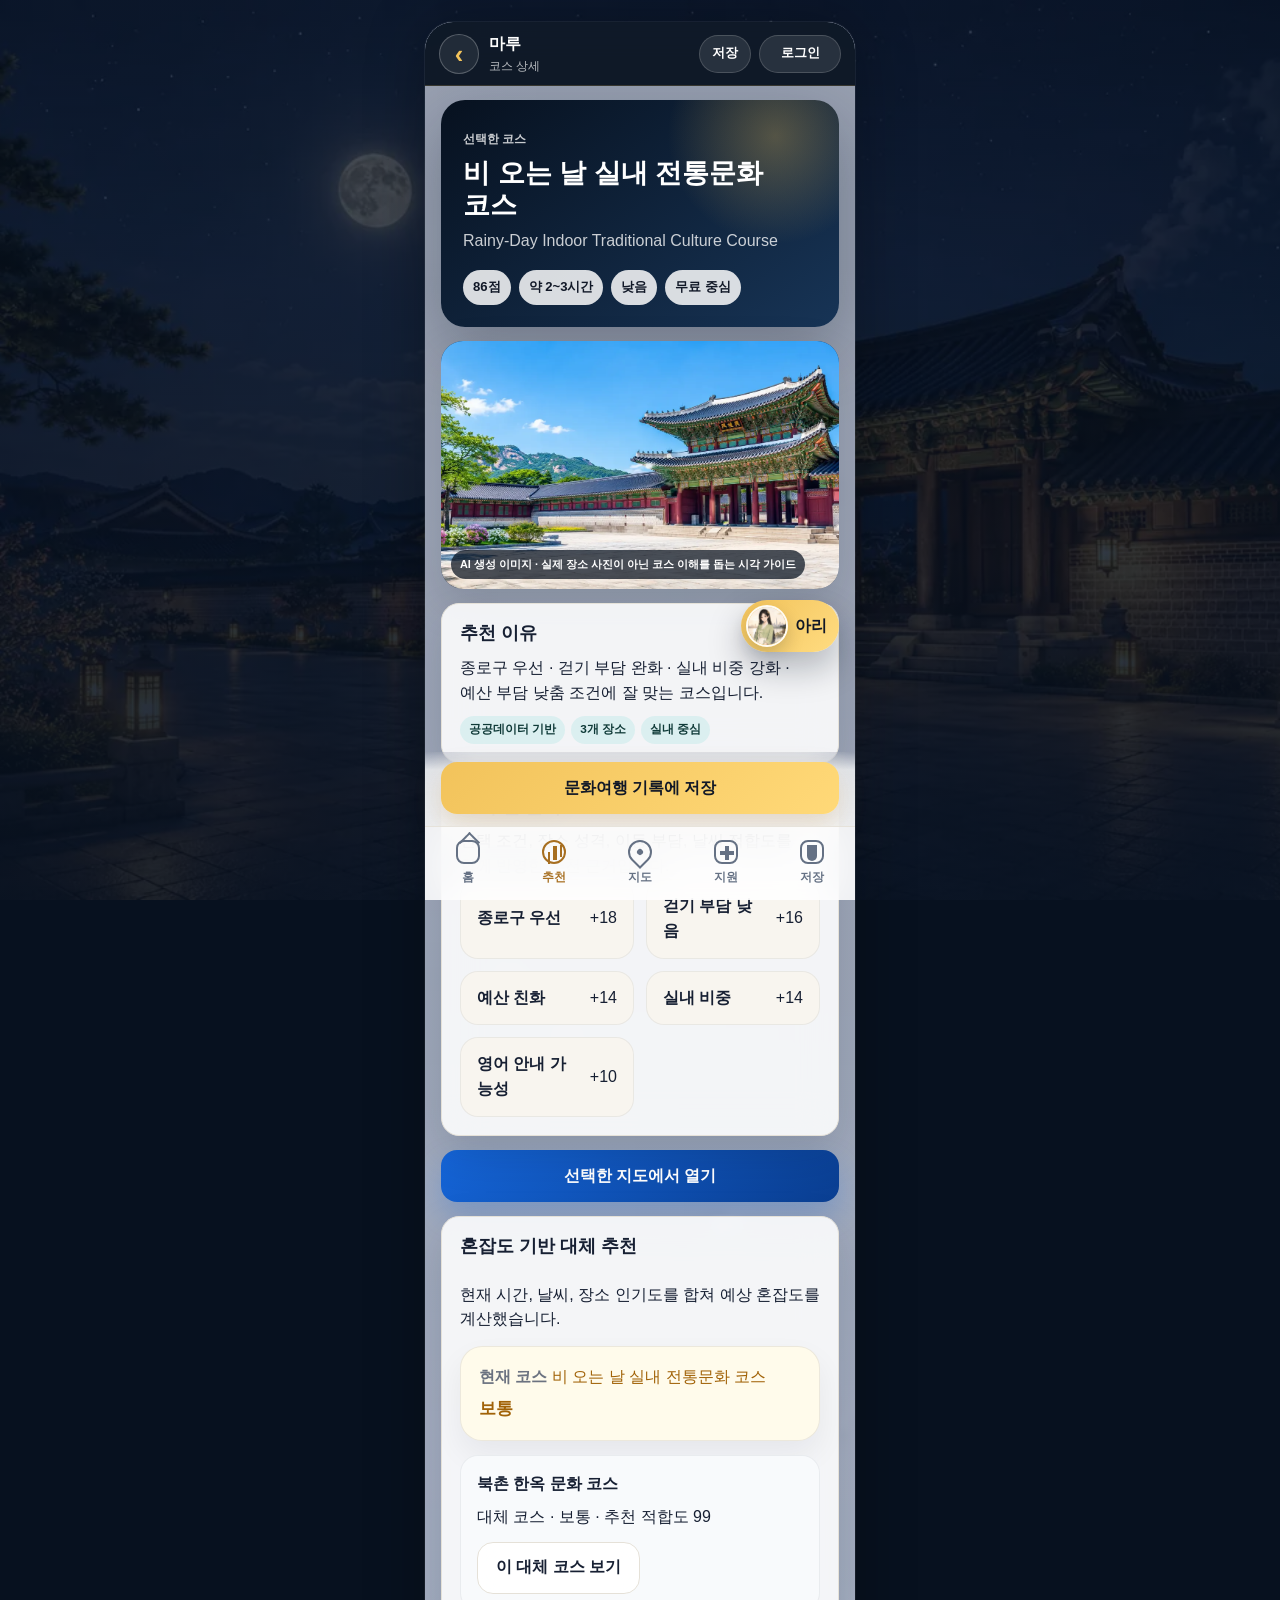
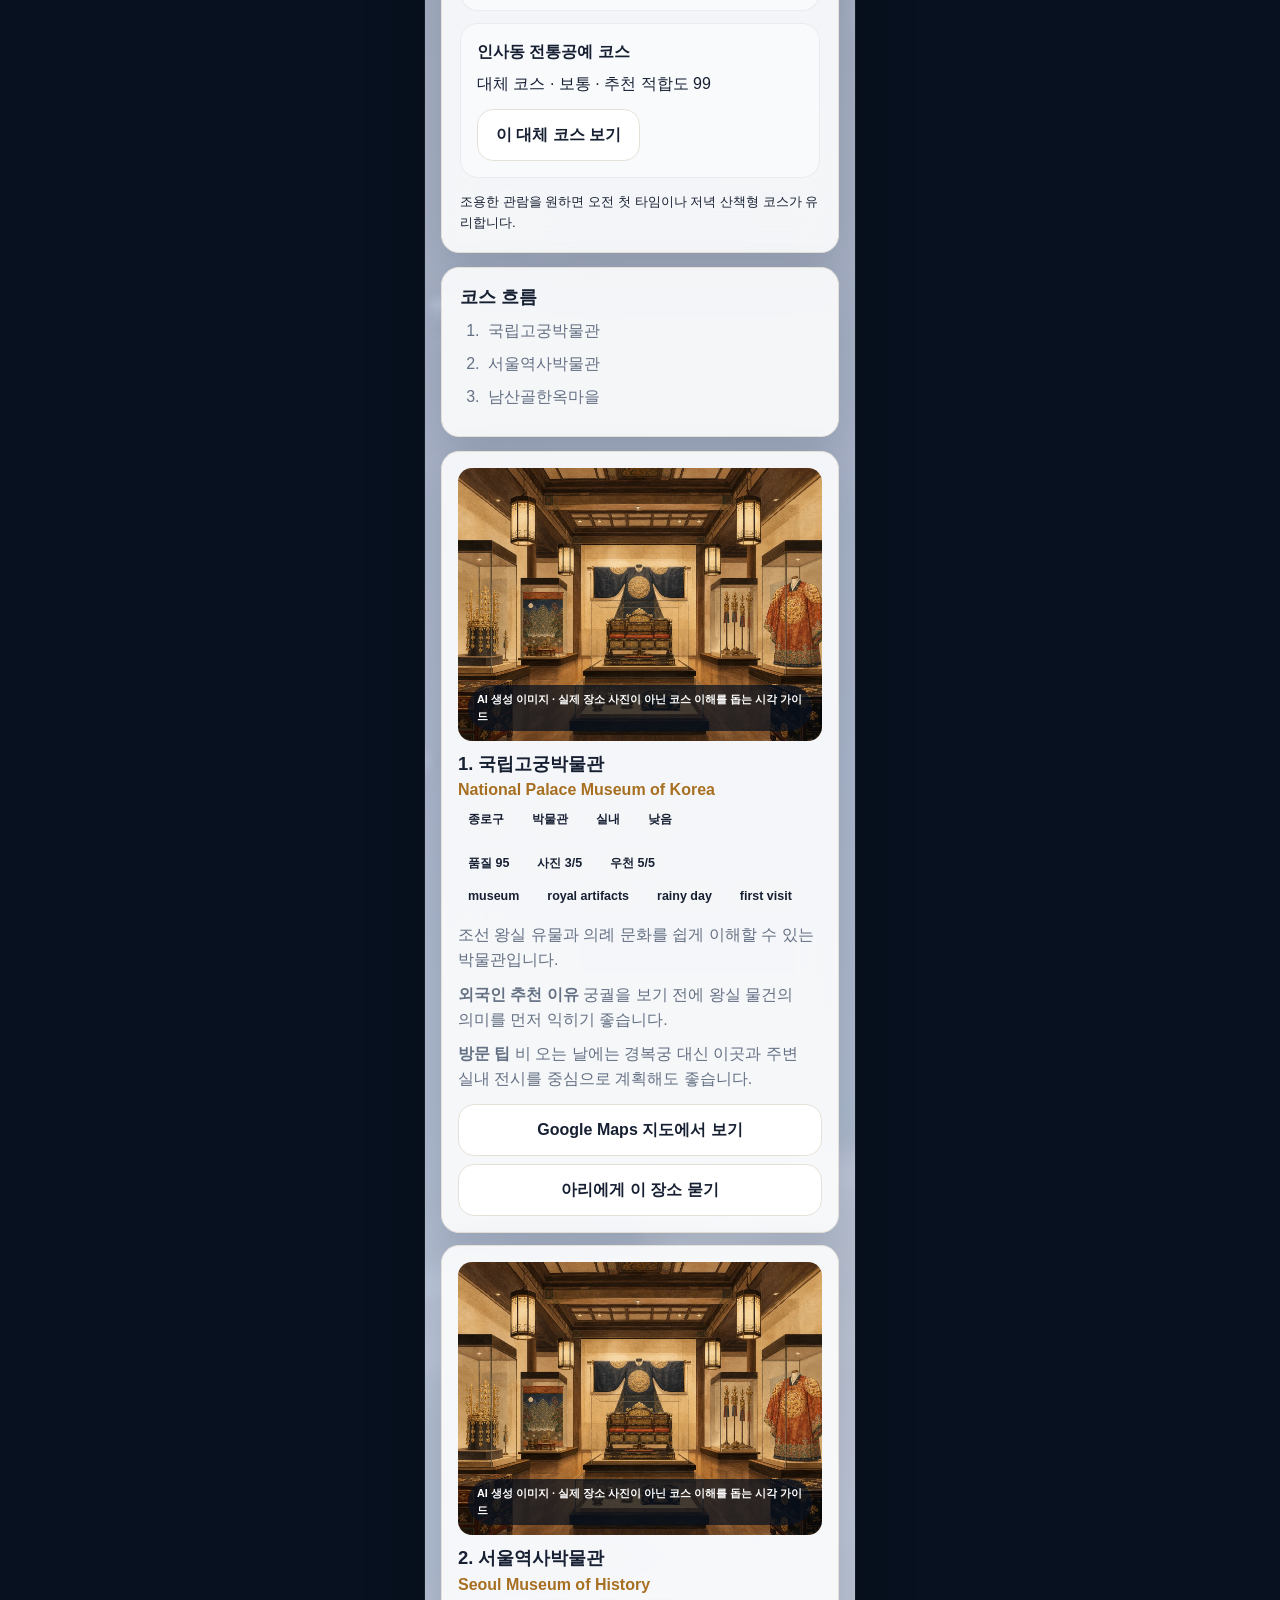
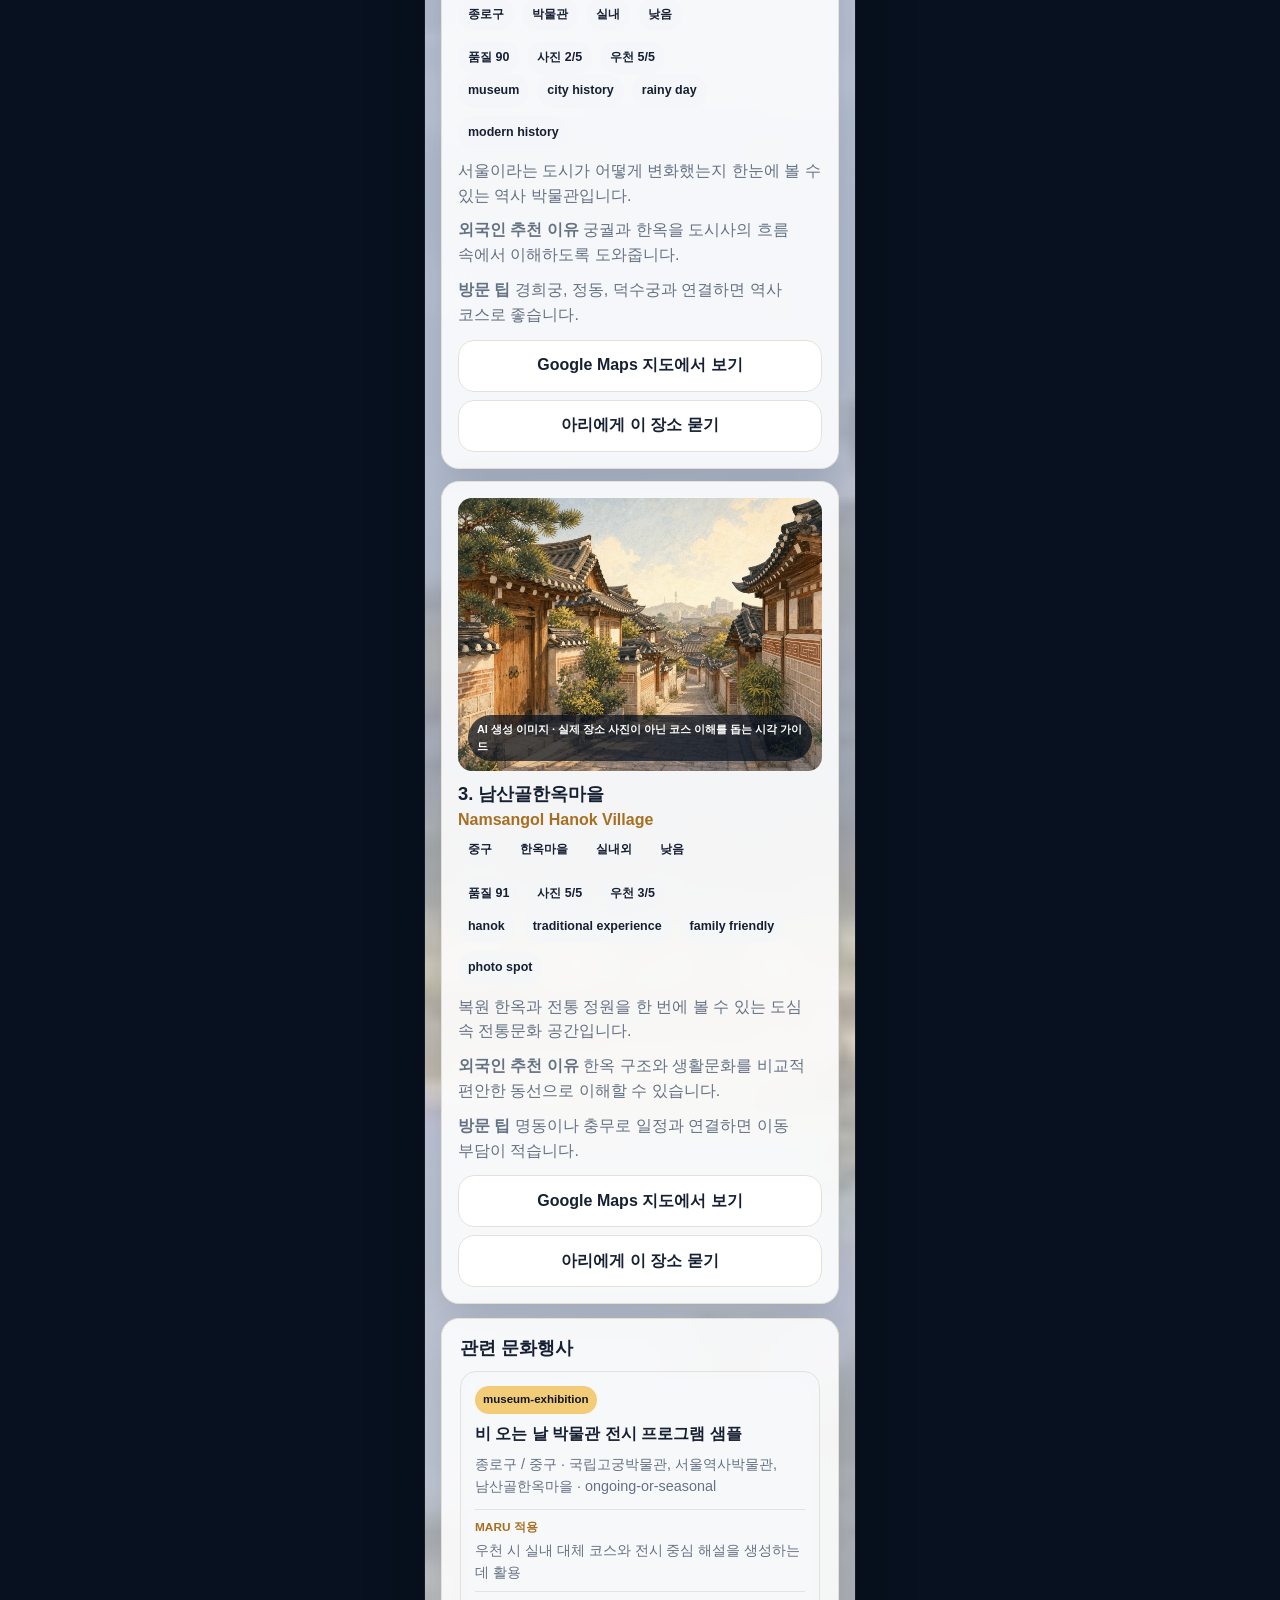
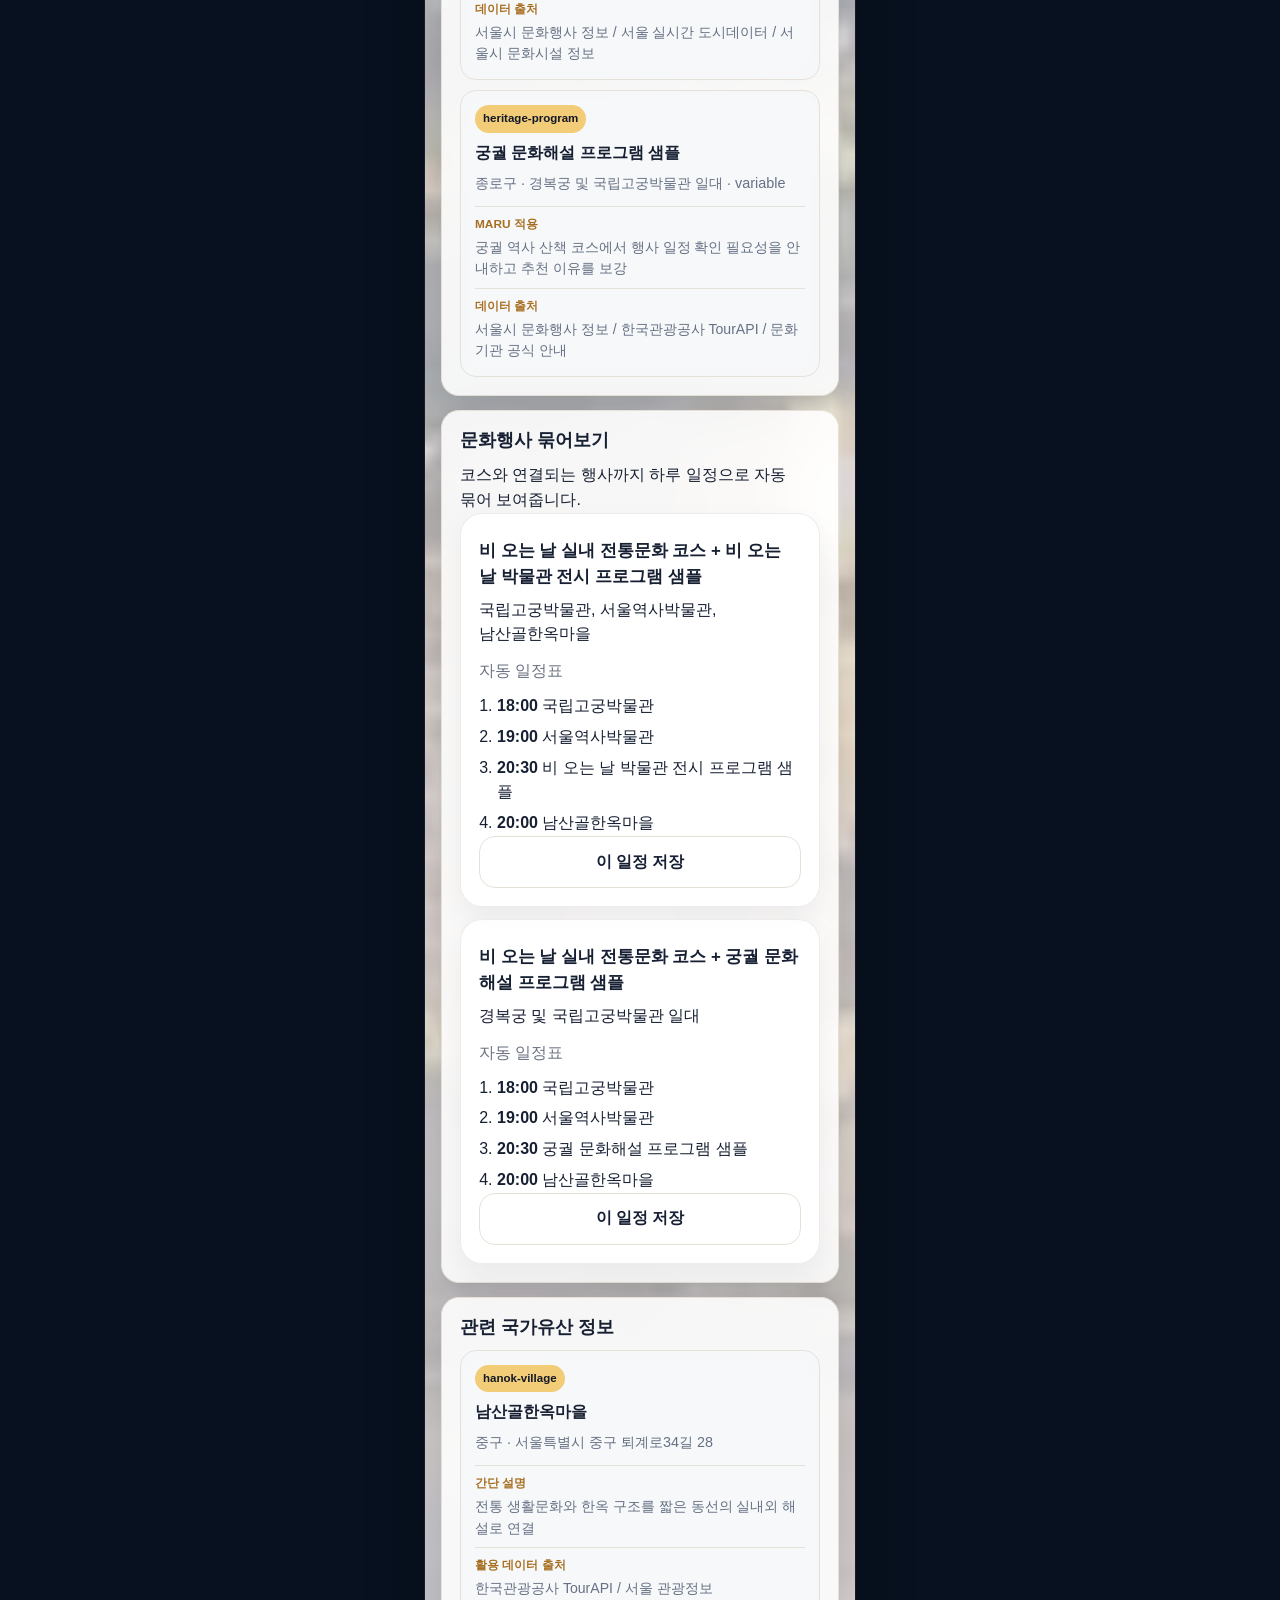
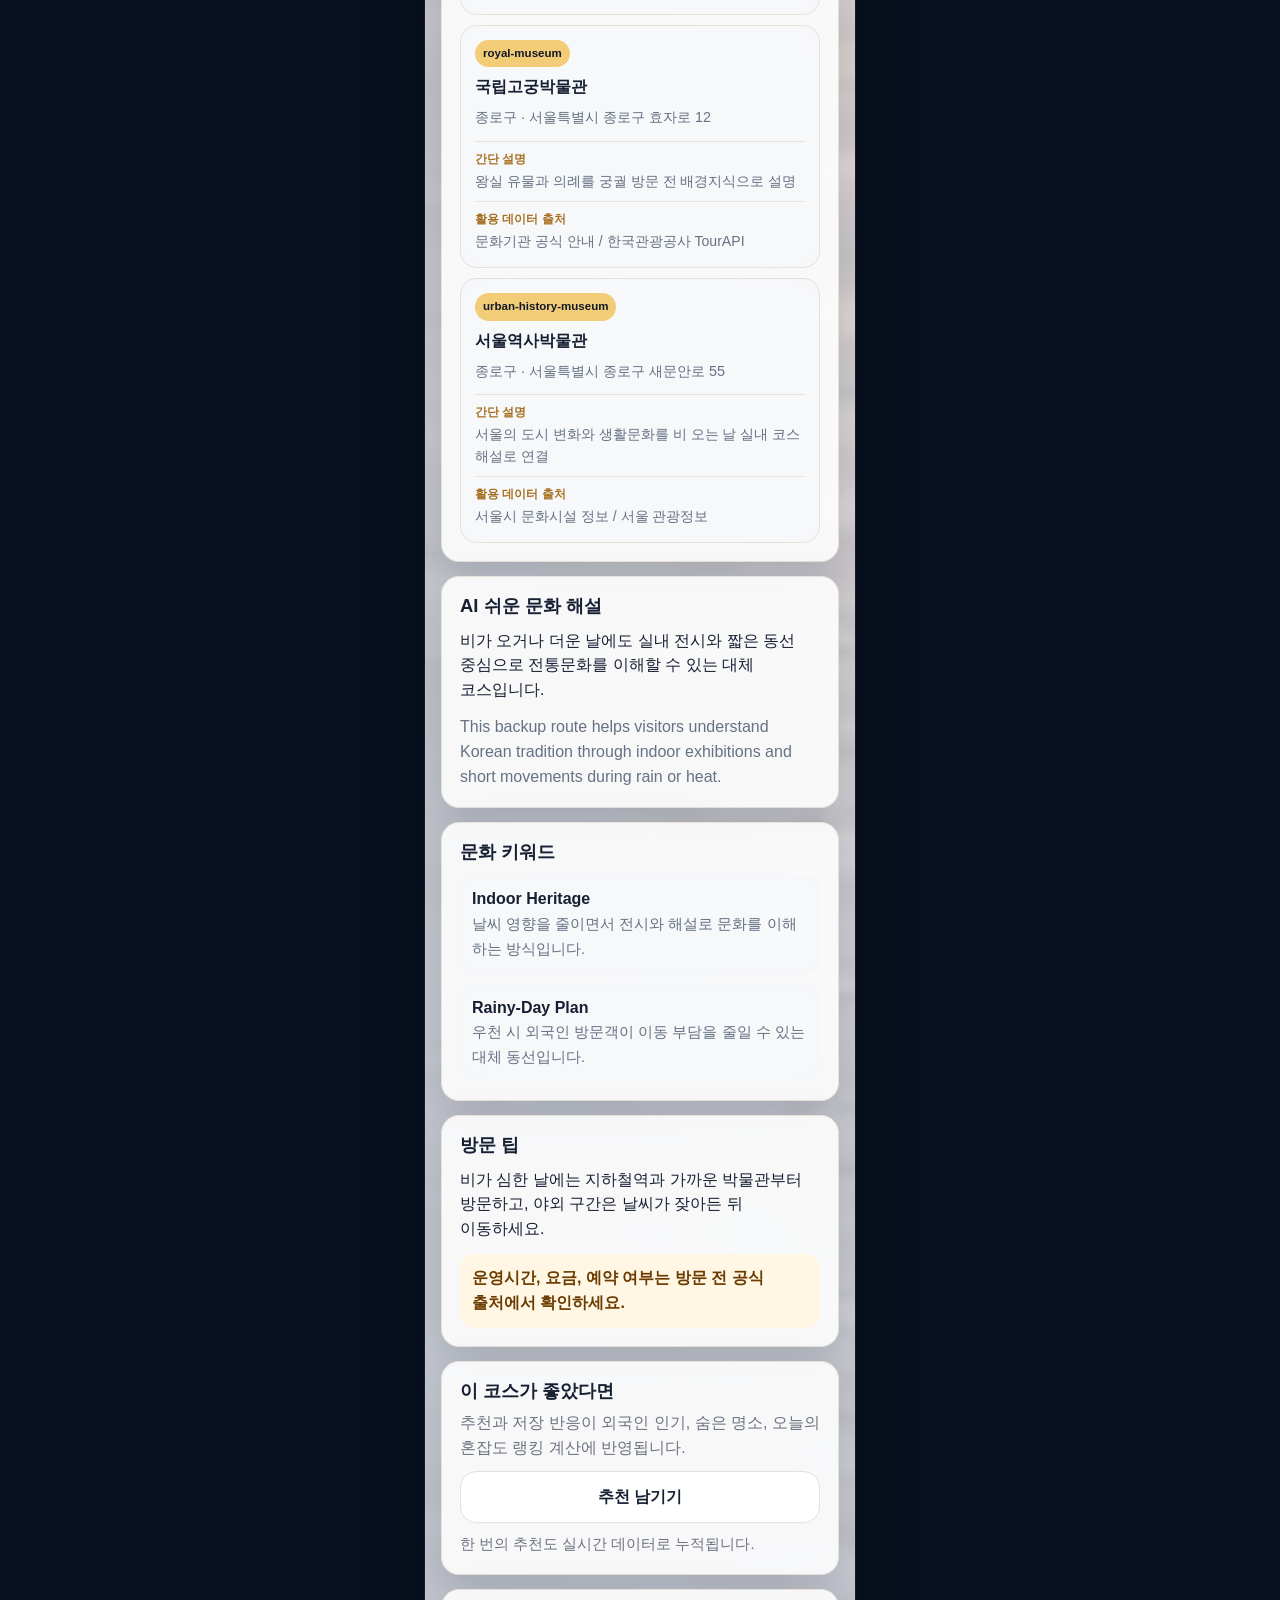
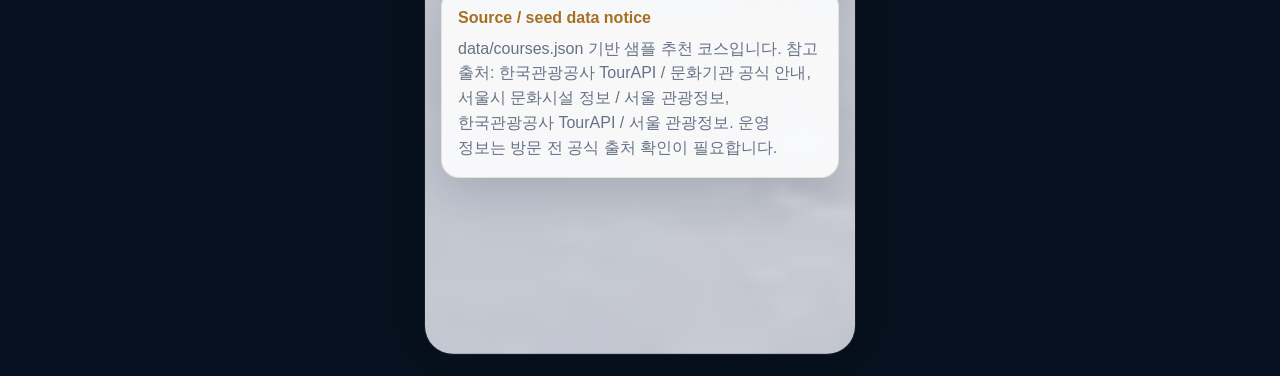
<file: route-detail.html>
<!DOCTYPE html>
<html lang="ko">
<head>
  <meta charset="UTF-8">
  <meta name="viewport" content="width=device-width, initial-scale=1.0">
  <title>코스 상세 | 마루</title>
  <meta name="description" content="선택한 전통문화 스토리 코스 상세와 지도 서비스 길찾기">
  <link rel="manifest" href="manifest.json">
  <link rel="icon" href="assets/favicon.svg" type="image/svg+xml">
  <link rel="stylesheet" href="style.css">
</head>
<body data-page="recommend">
  <div class="app-shell">
    <header class="app-header">
      <a class="brand" href="routes.html">
        <span class="brand-mark back-mark">‹</span>
        <span><strong>마루</strong><small>코스 상세</small></span>
      </a>
      <button class="header-pill" type="button" data-route-action="save-current">저장</button>
    </header>

    <main class="app-main detail-main">
      <section class="route-summary-hero">
        <p class="eyebrow">Selected Route</p>
        <h1 data-detail-title>왕실문화에서 생활문화로 이어지는 코스</h1>
        <p data-detail-english>Royal Culture to Local Life</p>
        <div class="score-row">
          <span><strong data-detail-score>87</strong>점</span>
          <span data-detail-time>약 3시간</span>
          <span data-detail-walking>보통</span>
          <span data-detail-fee>저비용</span>
        </div>
      </section>

      <section data-detail-image></section>

      <section class="mobile-card">
        <h2>추천 이유</h2>
        <p data-detail-reason></p>
        <div data-detail-convenience></div>
      </section>

      <section class="mobile-card" data-detail-ai-breakdown>
        <h2 data-detail-ai-title>AI 추천 분석</h2>
        <p data-detail-ai-body>현재 조건과 데이터 점수를 반영해 추천 근거를 분해해서 보여줍니다.</p>
        <div class="ai-factor-list" data-detail-ai-factors></div>
      </section>

      <a class="button button-map button-block" href="#" target="_blank" rel="noopener" data-map-open-route>
        선택한 지도에서 길찾기
      </a>

      <section class="mobile-card crowd-panel" data-detail-crowd-panel></section>

      <section class="mobile-card">
        <h2>코스 흐름</h2>
        <ol class="timeline-list" data-detail-flow></ol>
      </section>

      <section class="place-list" data-place-cards></section>

      <section class="mobile-card route-data-card">
        <h2>관련 문화행사</h2>
        <div class="related-data-list" data-related-events></div>
      </section>

      <section class="mobile-card route-data-card" data-route-bundle-panel>
        <h2 data-route-bundle-title>문화행사 묶어보기</h2>
        <p data-route-bundle-body>코스와 연결되는 행사를 하루 일정으로 자동 구성합니다.</p>
        <div class="bundle-list" data-route-bundle-list></div>
      </section>

      <section class="mobile-card route-data-card">
        <h2>관련 국가유산 정보</h2>
        <div class="related-data-list" data-related-heritage></div>
      </section>

      <section class="mobile-card">
        <h2>AI 쉬운 문화 해설</h2>
        <p data-detail-summary></p>
        <p class="english-note" data-detail-explanation></p>
      </section>

      <section class="mobile-card">
        <h2>문화 키워드</h2>
        <div class="keyword-list" data-keyword-list></div>
      </section>

      <section class="mobile-card">
        <h2>방문 팁</h2>
        <p data-detail-tip></p>
        <p class="verification-warning">운영시간, 요금, 예약 여부는 방문 전 공식 출처에서 확인하세요.</p>
      </section>

      <section class="source-box">
        <span>Source / seed data notice</span>
        <p data-detail-source></p>
      </section>
    </main>

    <div class="bottom-cta">
      <button class="button button-primary button-block" type="button" data-route-action="passport-current">문화여행 기록에 저장</button>
    </div>

    <nav class="bottom-tab" aria-label="하단 탭">
      <a href="index.html" data-tab="home"><span class="tab-icon home-icon"></span><strong>홈</strong></a>
      <a href="planner.html" data-tab="recommend"><span class="tab-icon recommend-icon"></span><strong>추천</strong></a>
      <a href="map.html" data-tab="map"><span class="tab-icon map-icon"></span><strong>지도</strong></a>
      <a href="support.html" data-tab="support"><span class="tab-icon support-icon"></span><strong>지원</strong></a>
      <a href="passport.html" data-tab="passport"><span class="tab-icon save-icon"></span><strong>저장</strong></a>
    </nav>
  </div>

  <div class="toast" id="toast" role="status" aria-live="polite"></div>
  <script src="app.js"></script>
</body>
</html>
</file>
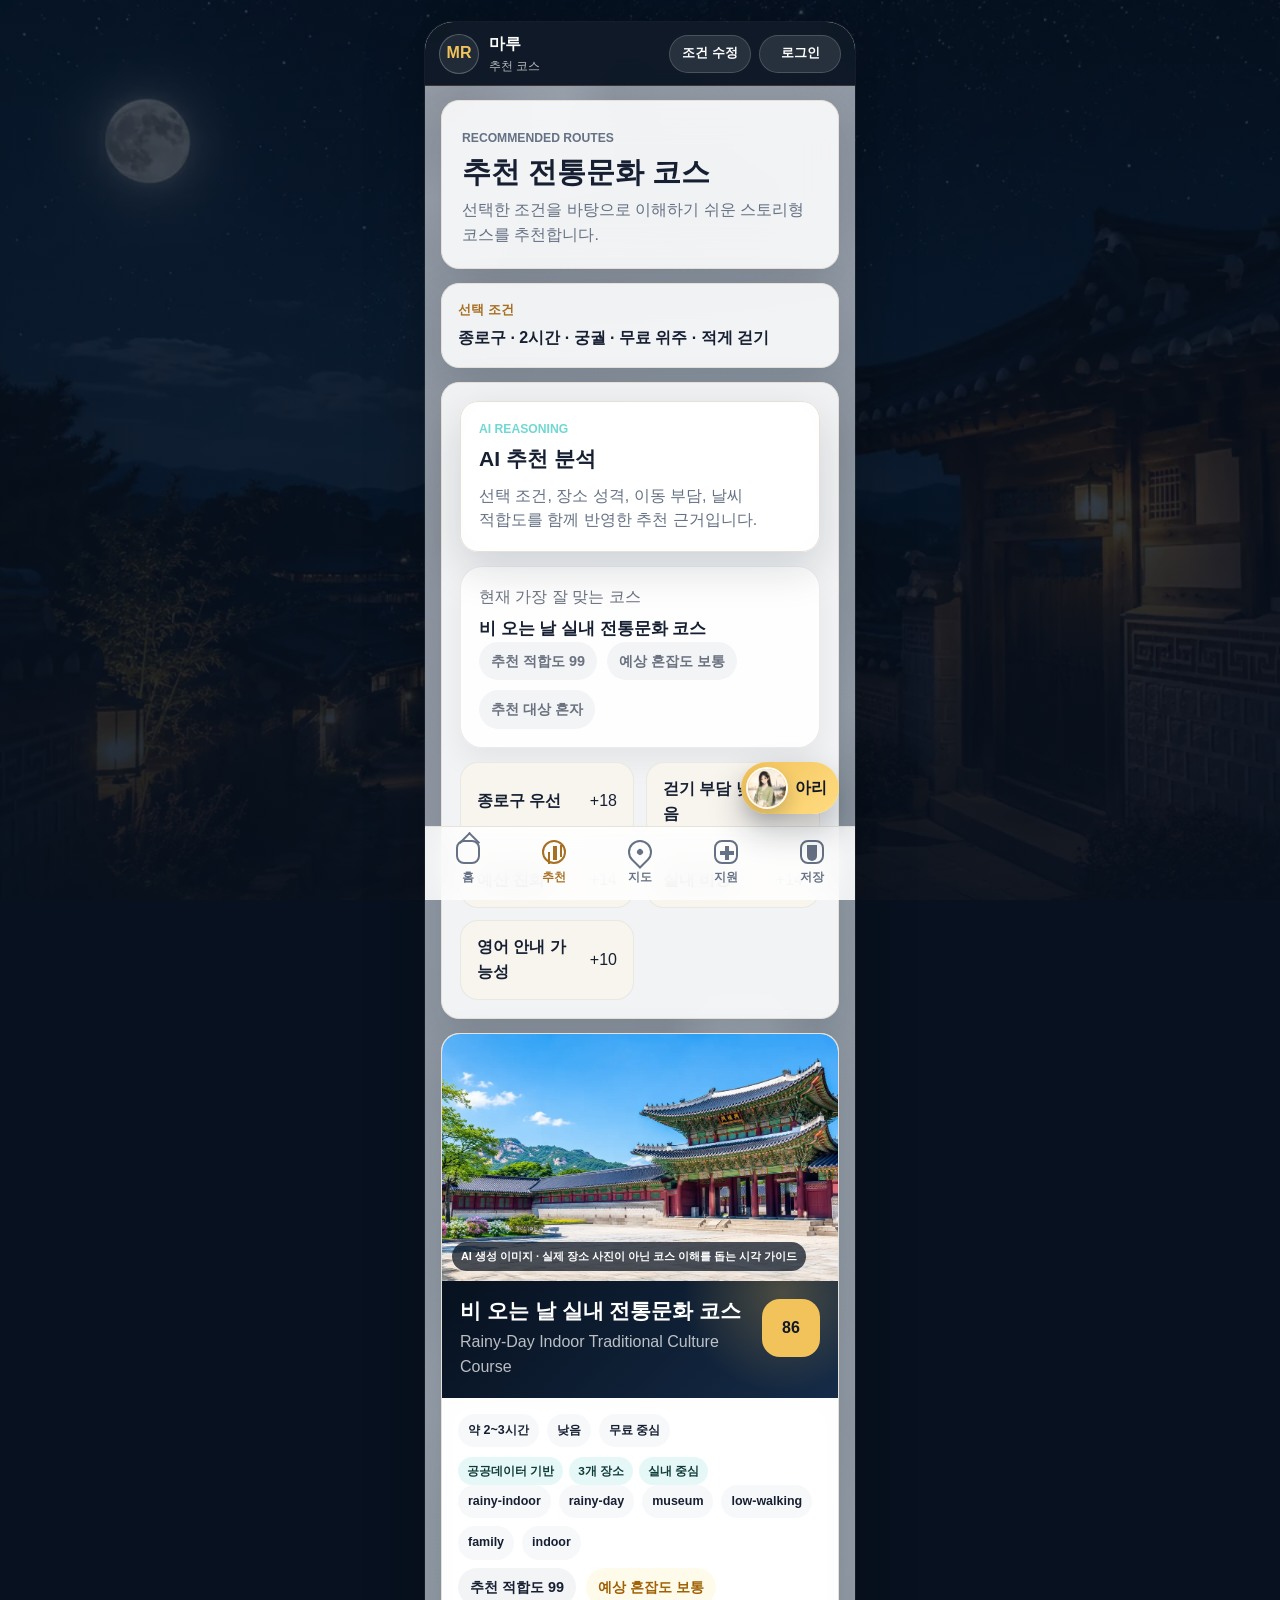
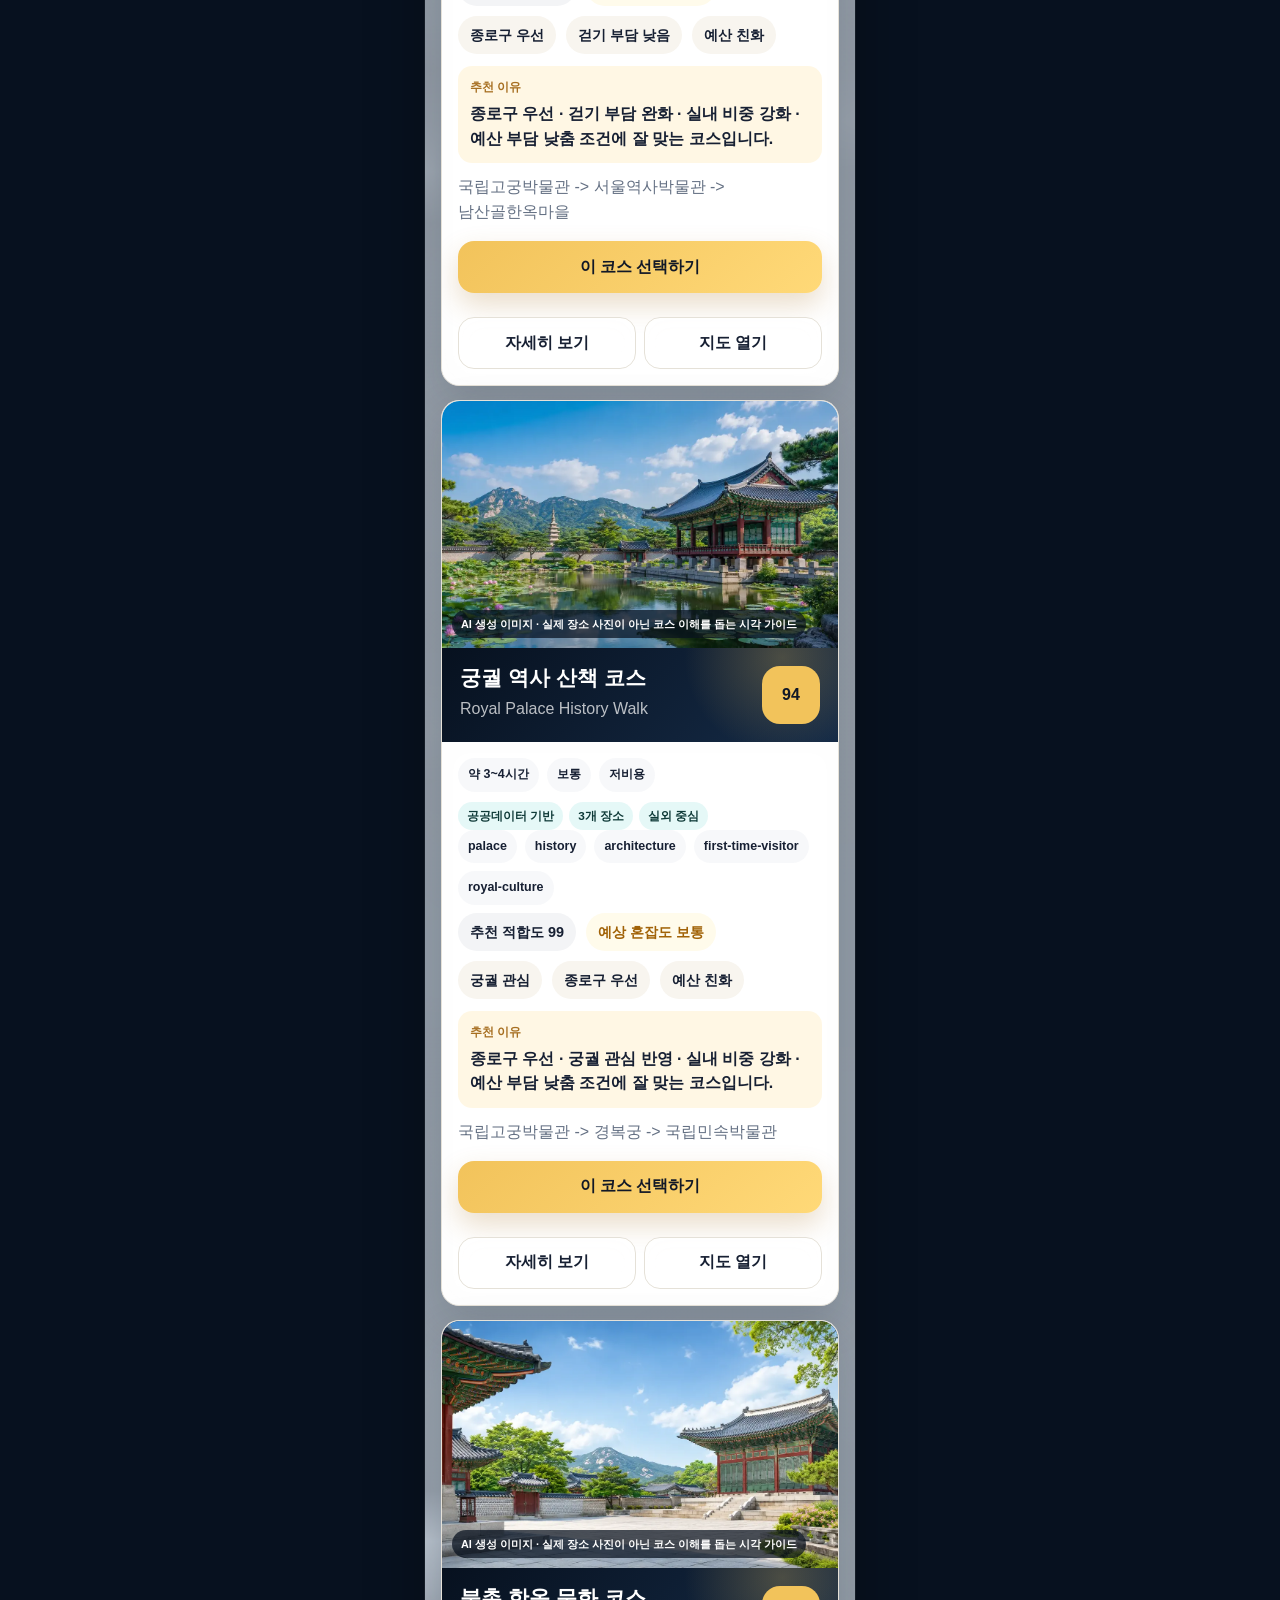
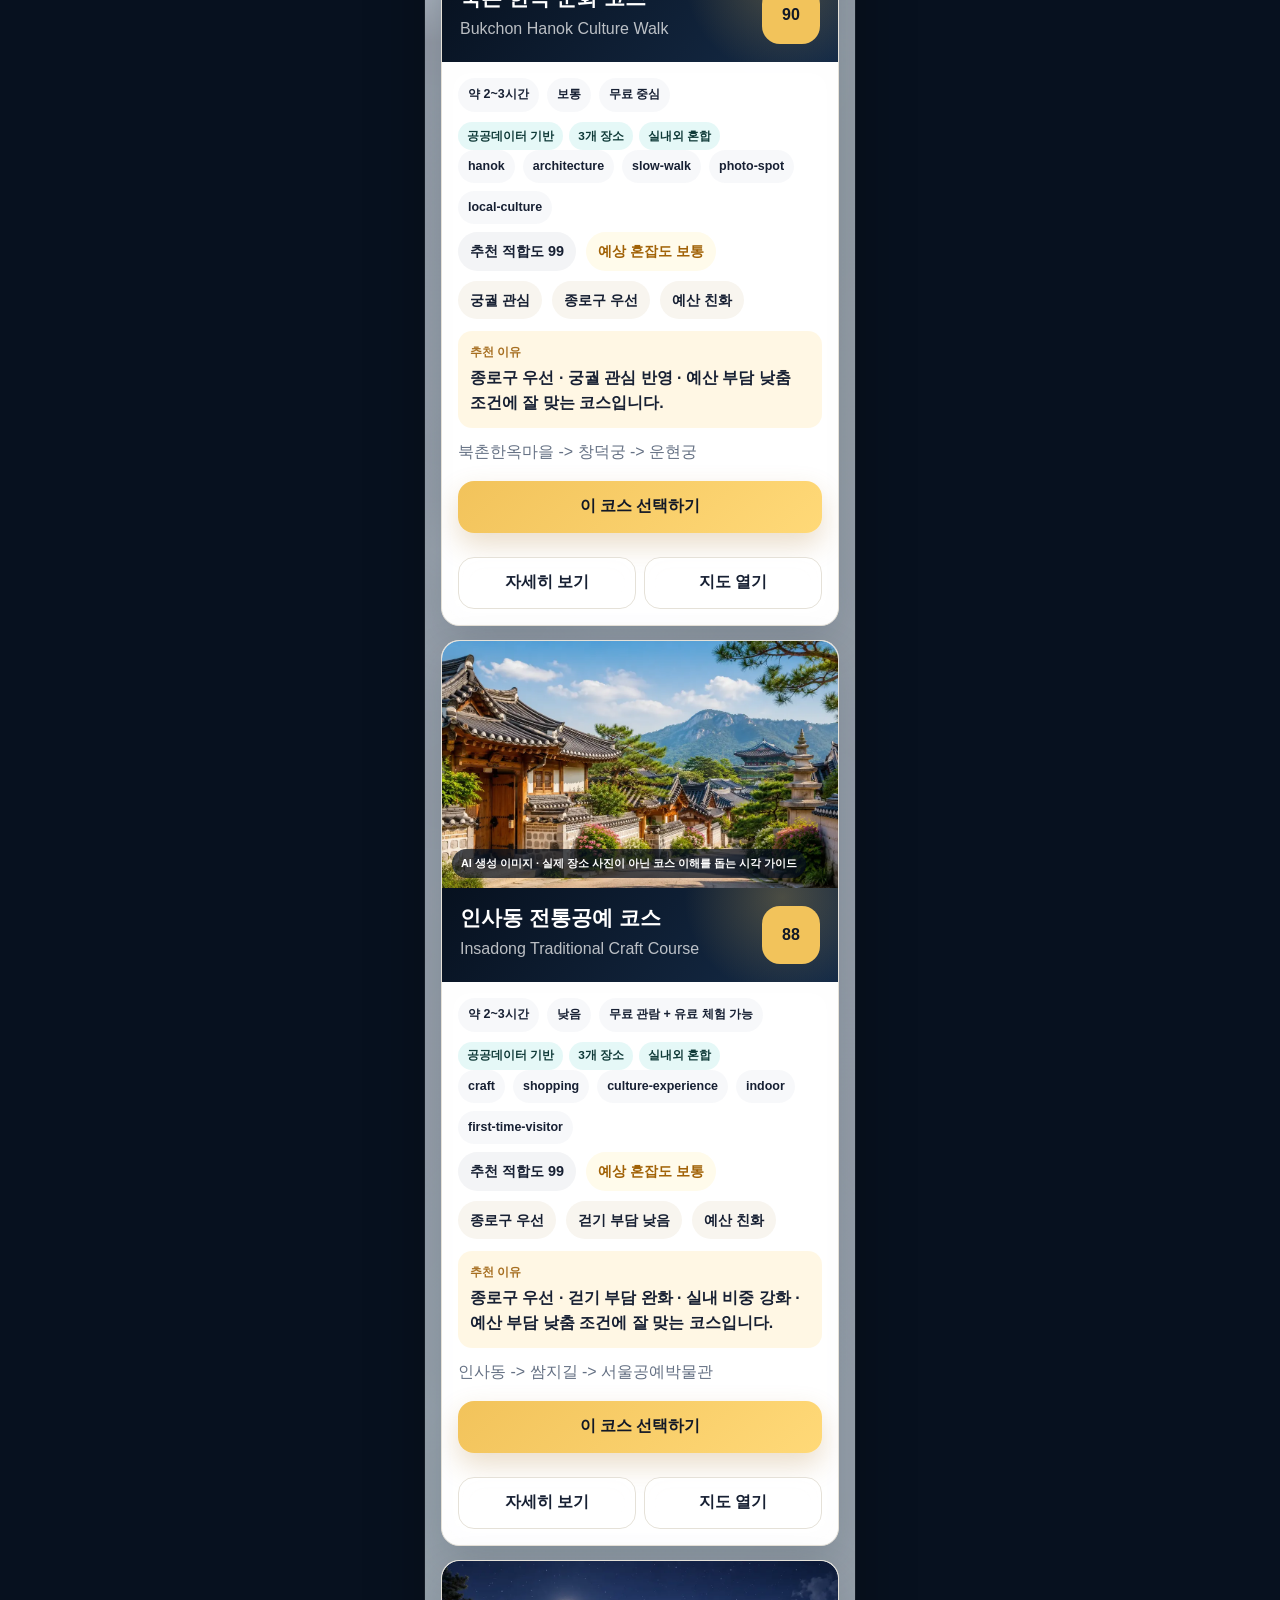
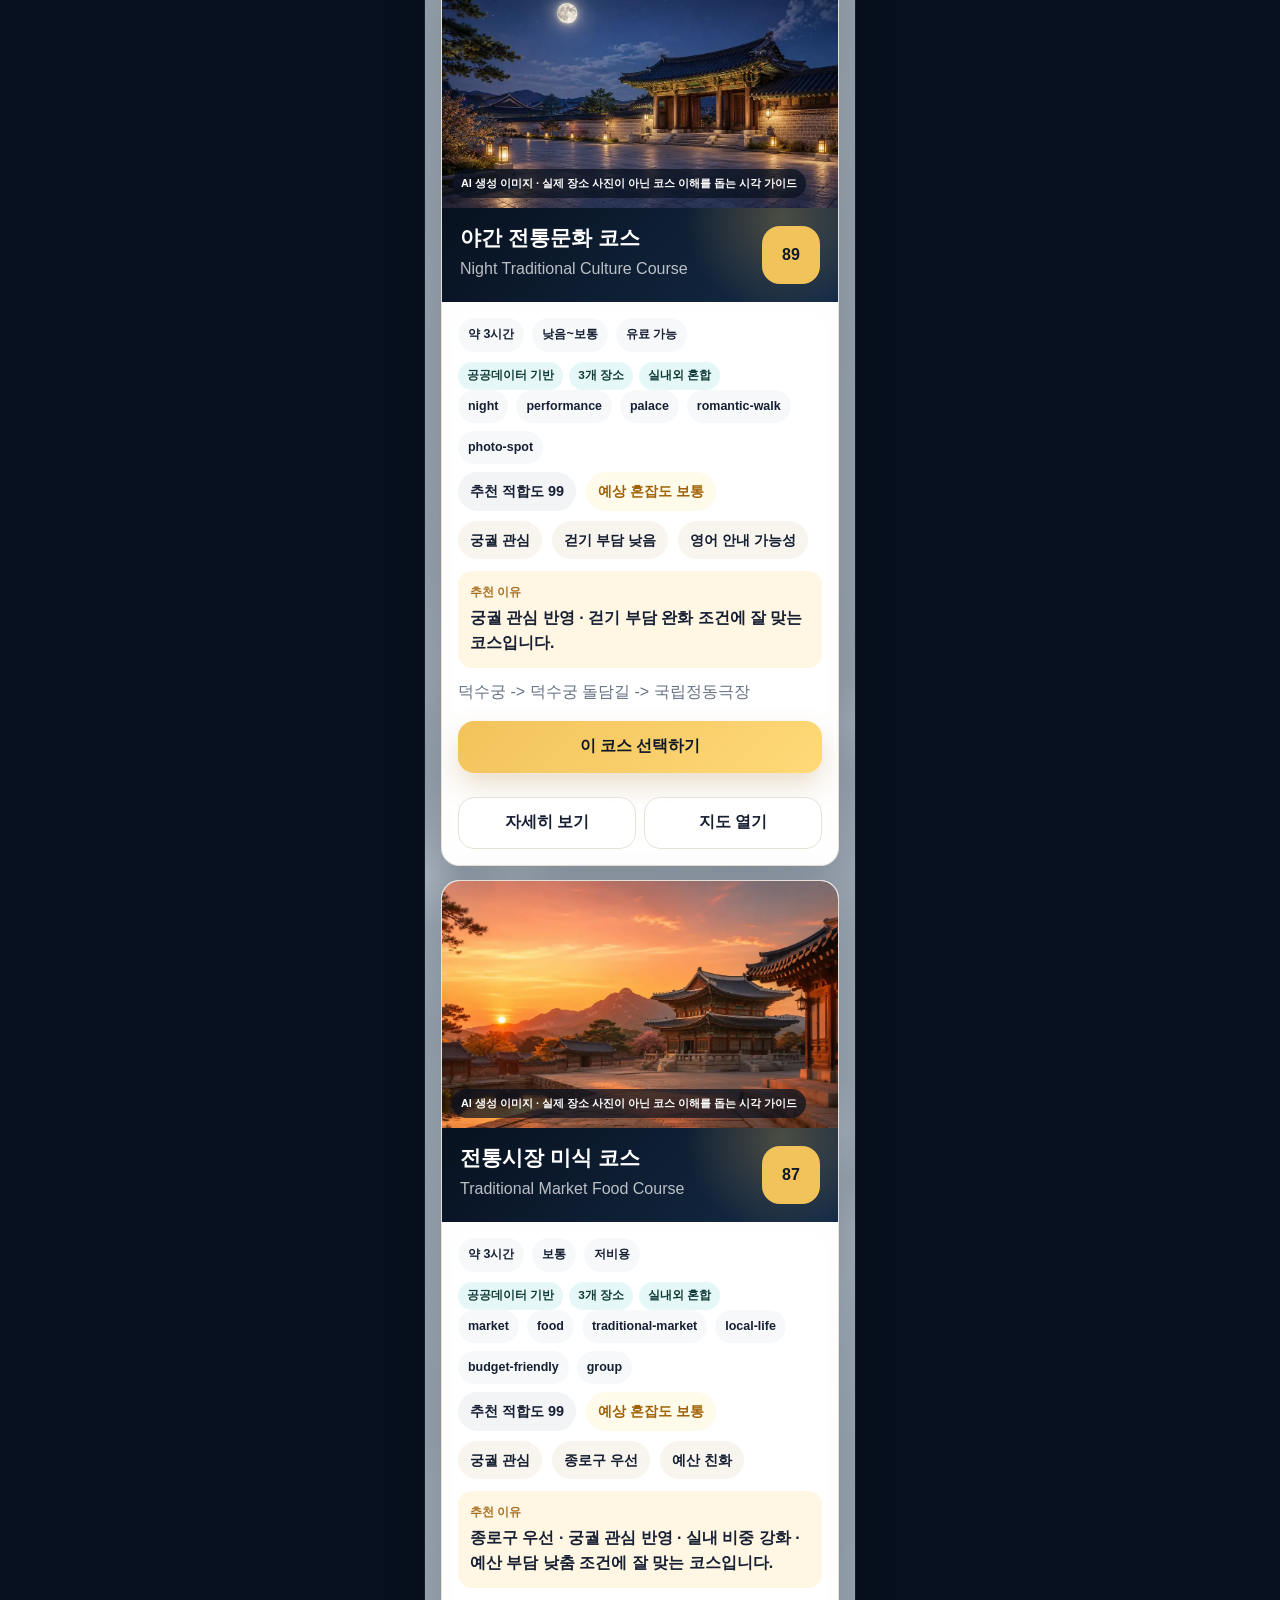
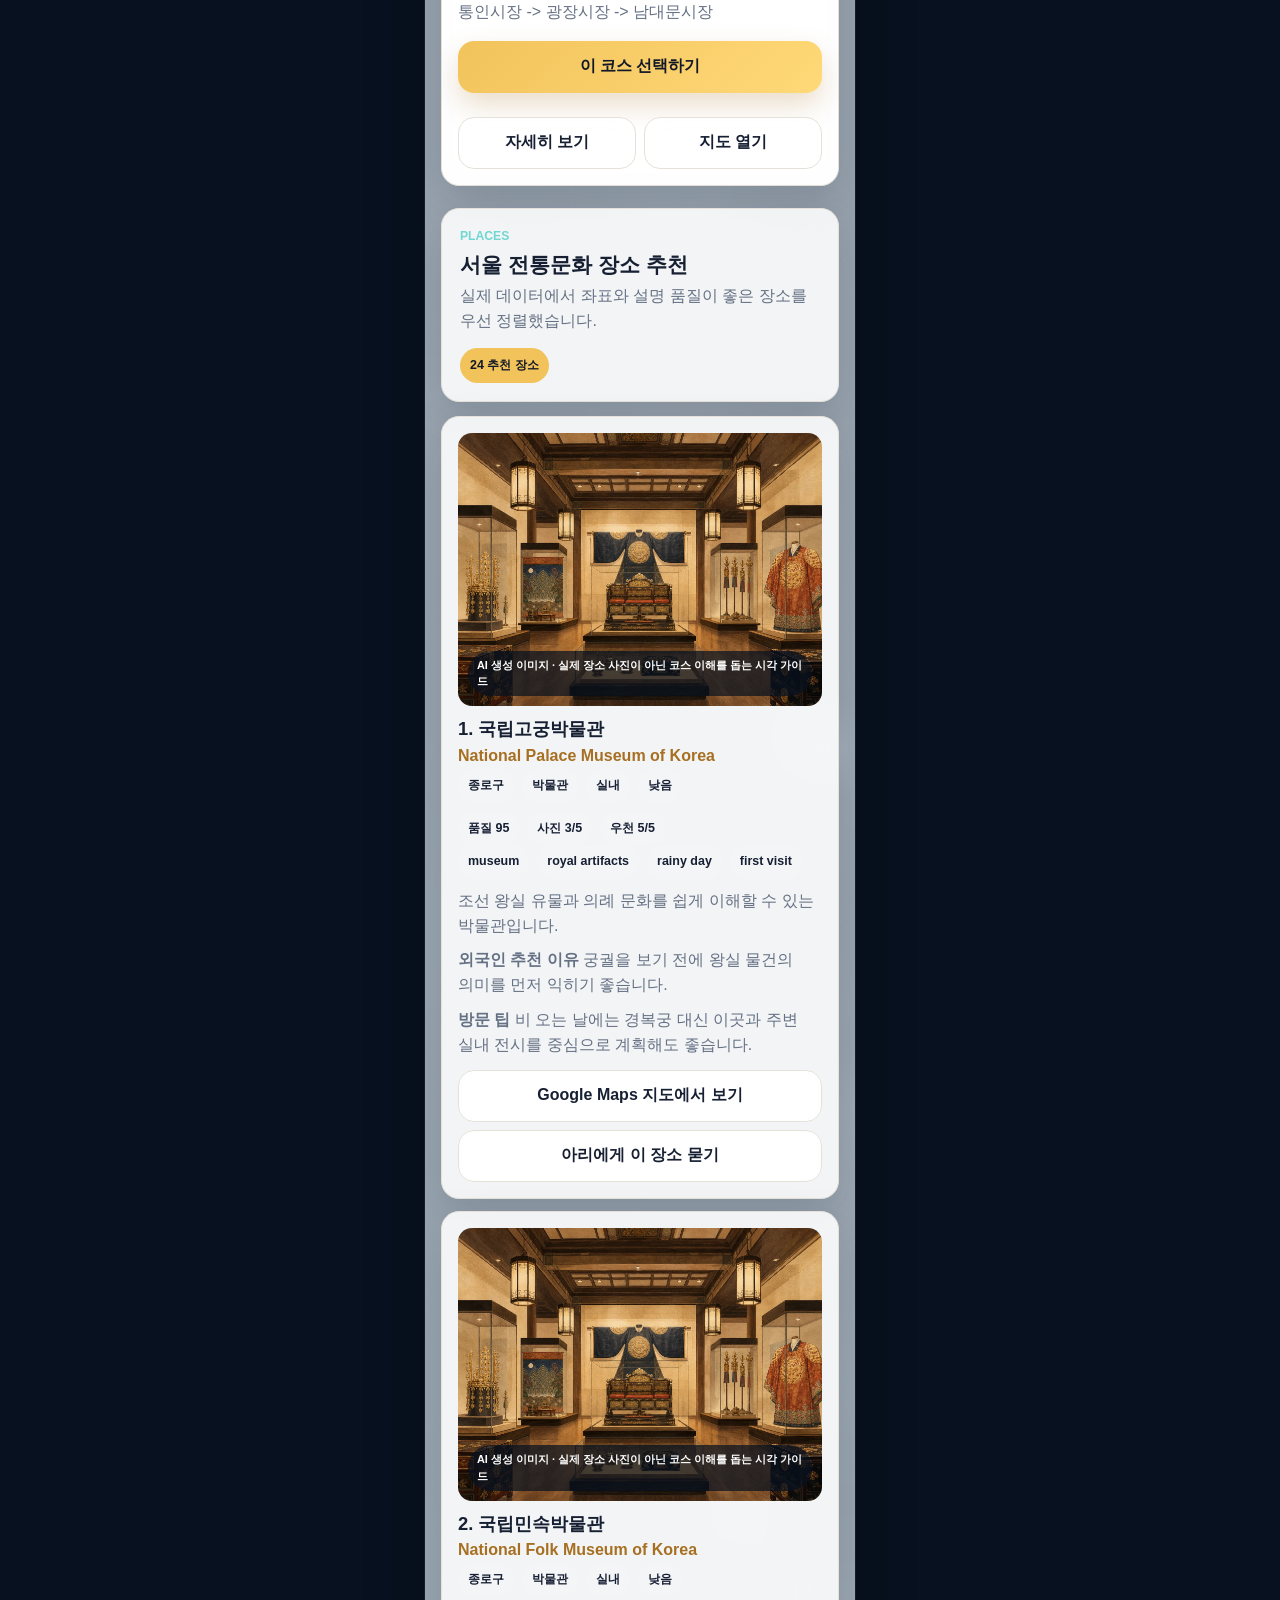
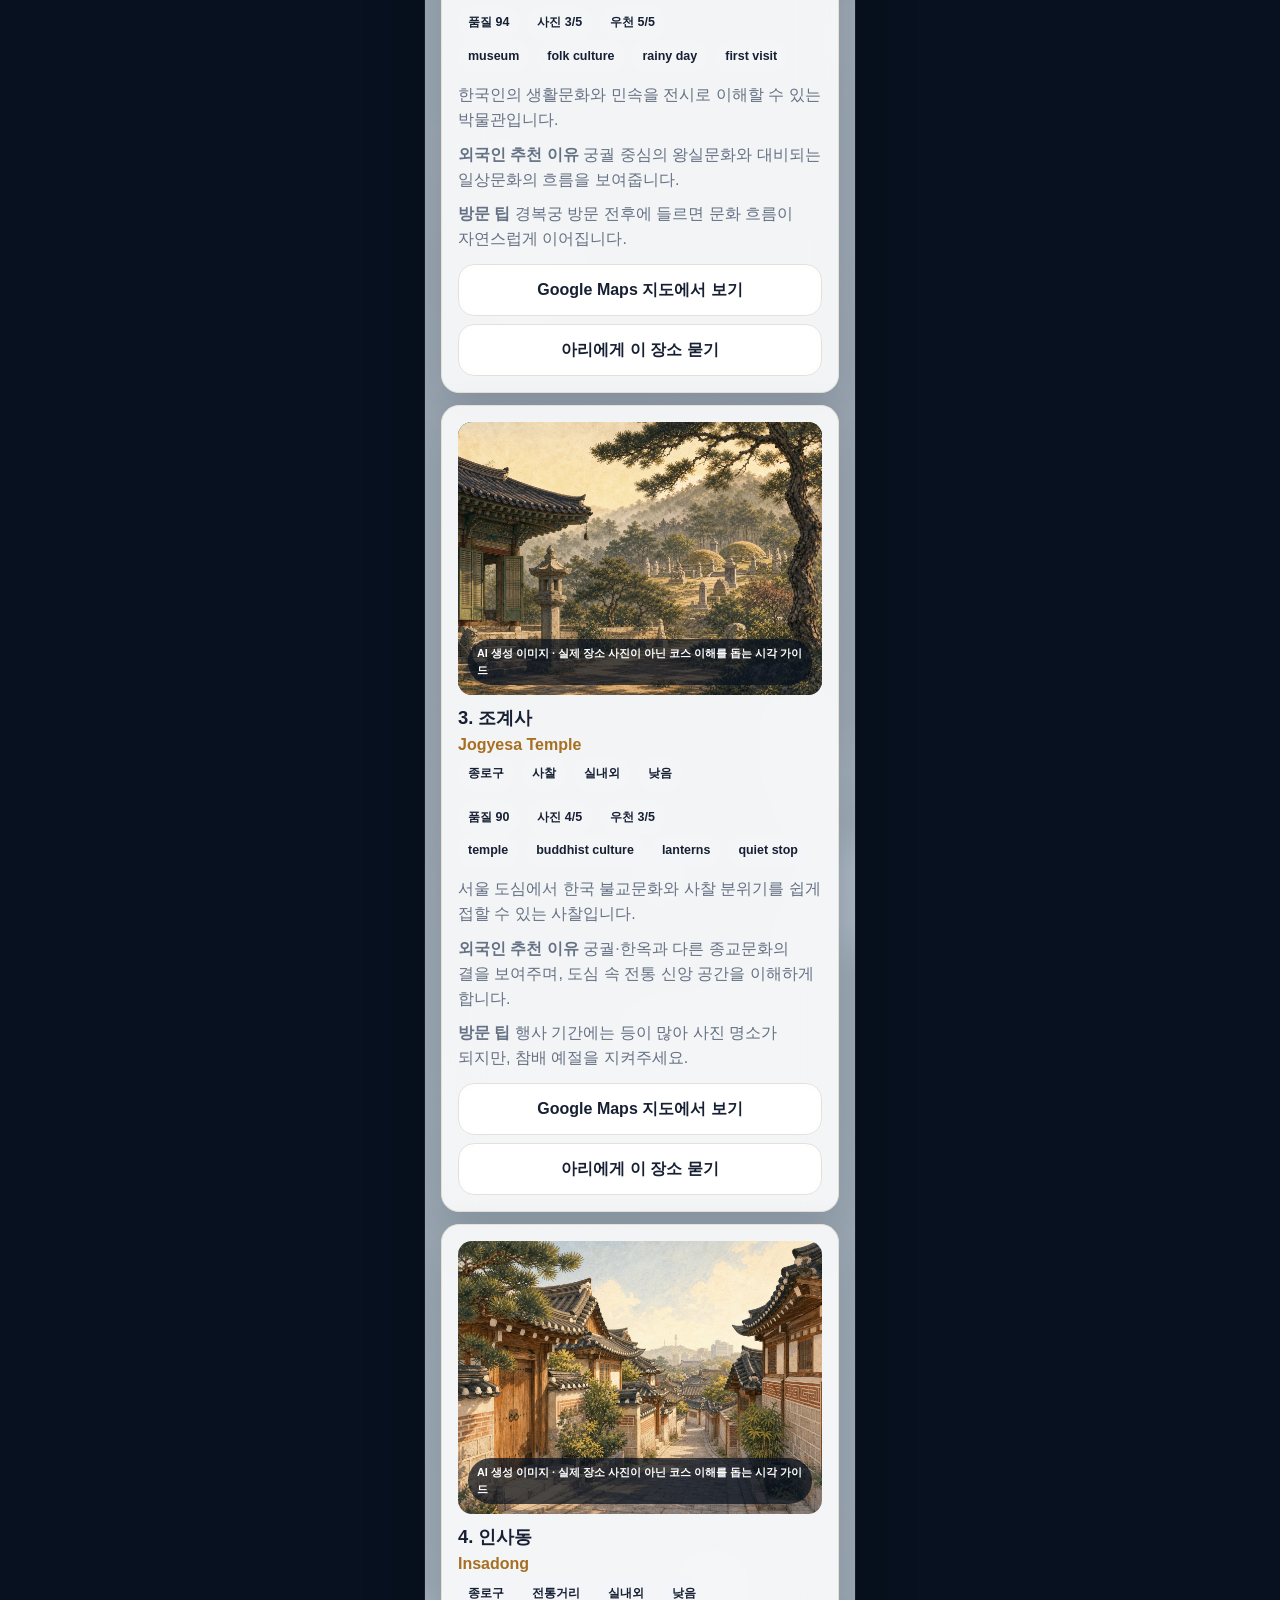
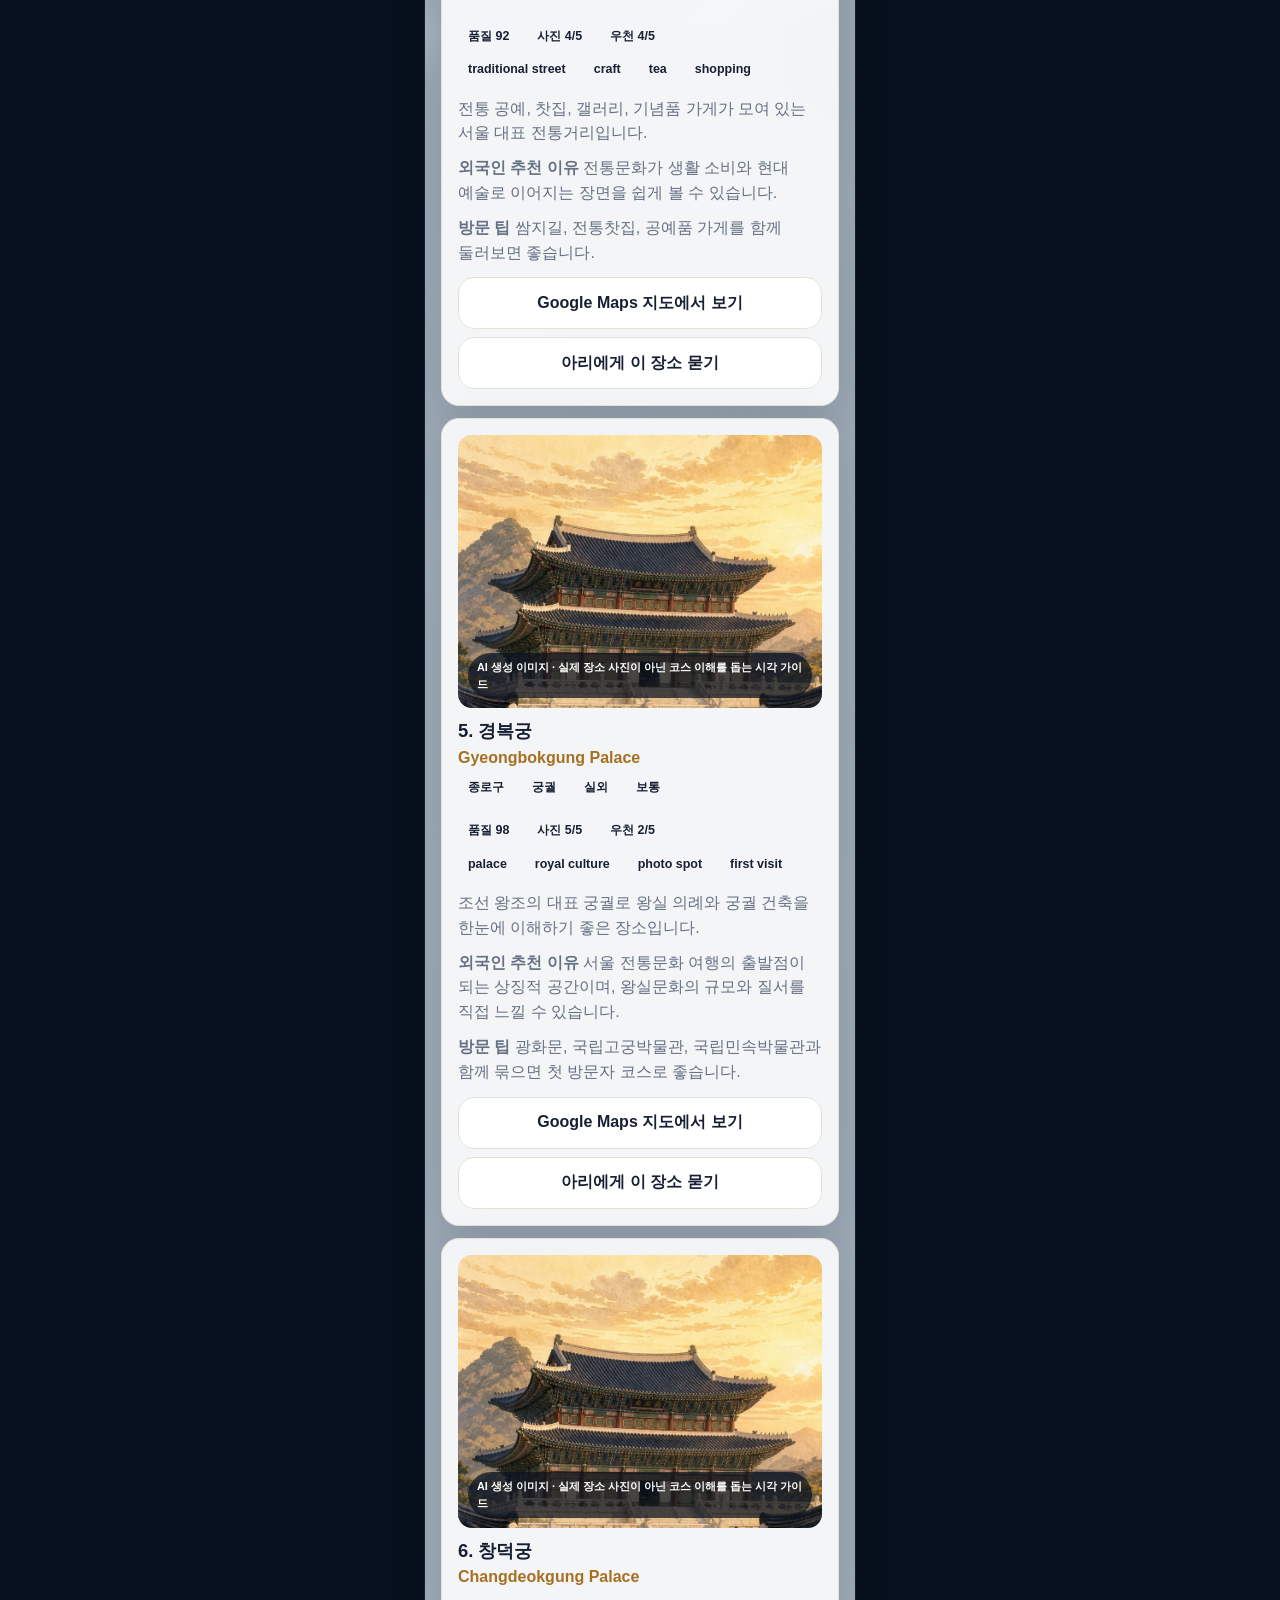
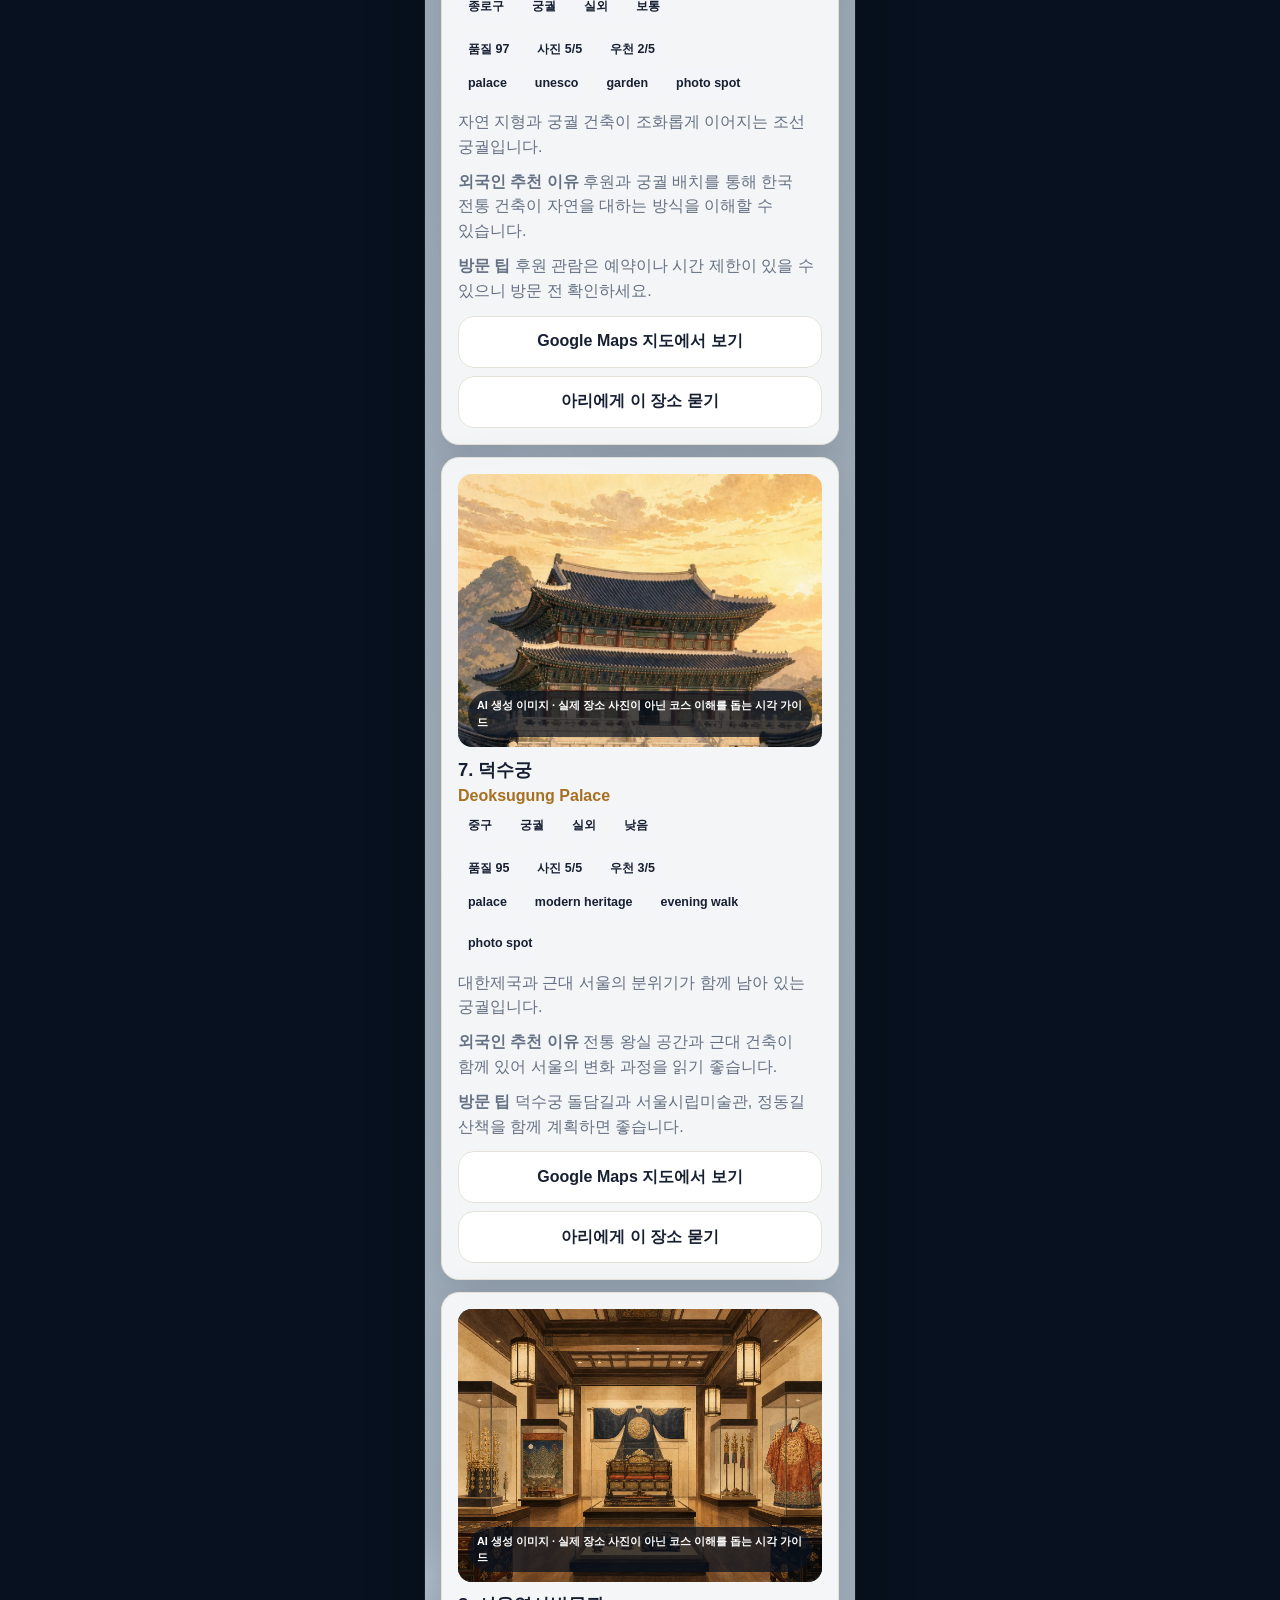
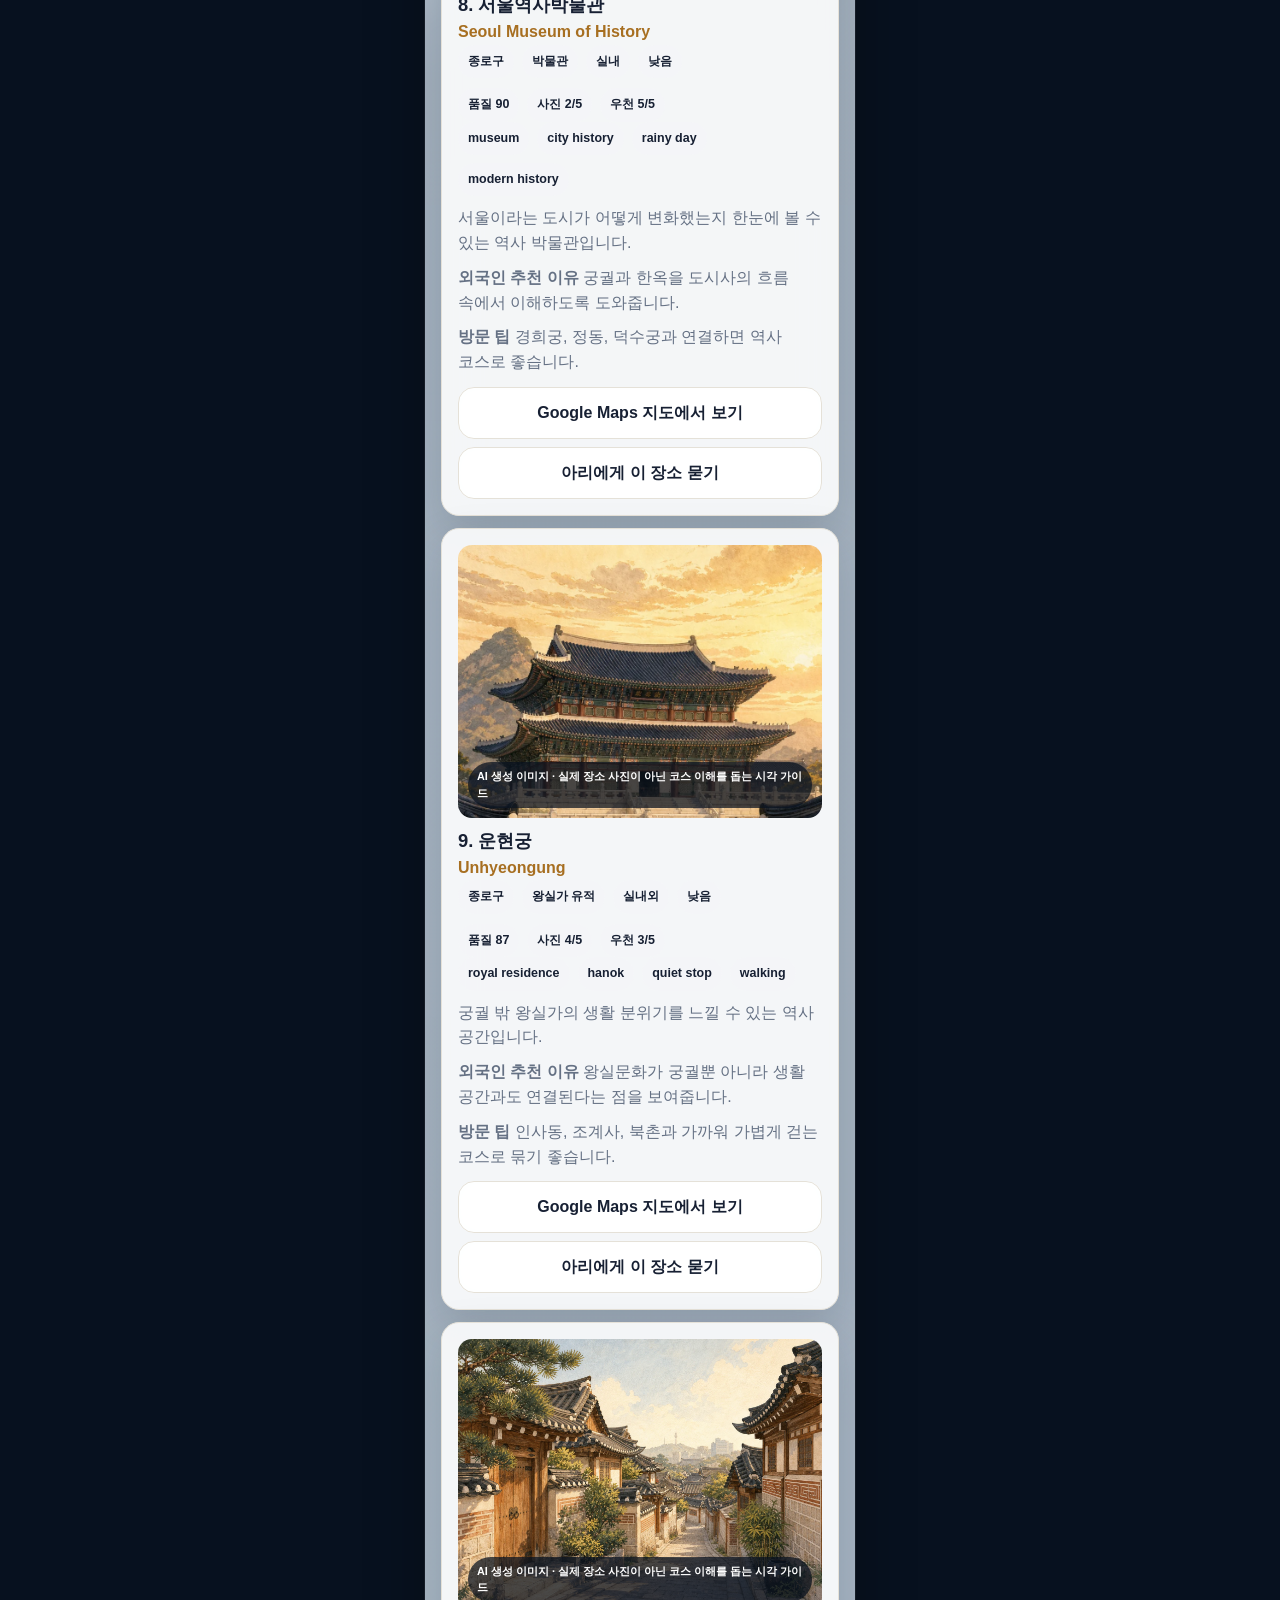
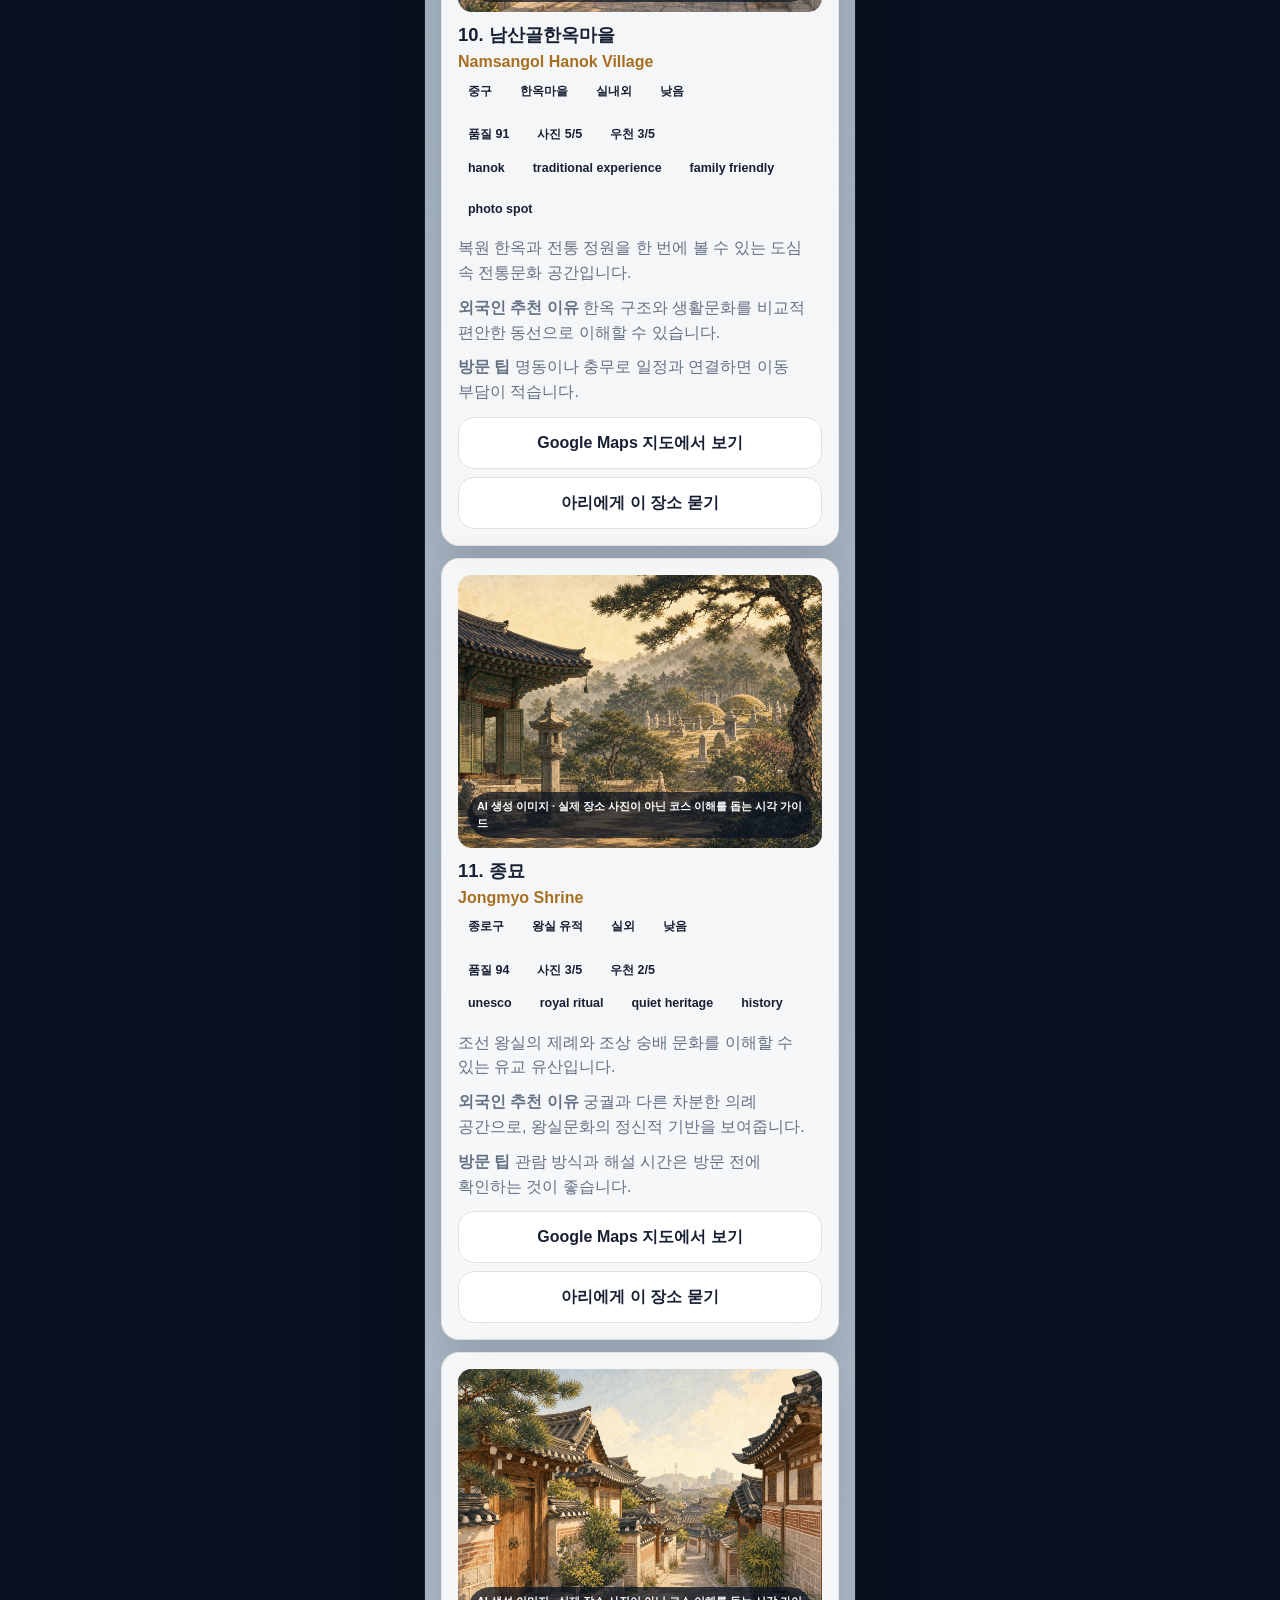
<file: routes.html>
<!DOCTYPE html>
<html lang="ko">
<head>
  <meta charset="UTF-8">
  <meta name="viewport" content="width=device-width, initial-scale=1.0">
  <title>추천 코스 | 마루</title>
  <meta name="description" content="선택 조건에 맞춘 한국 전통문화 스토리 코스 추천">
  <link rel="manifest" href="manifest.json">
  <link rel="icon" href="assets/favicon.svg" type="image/svg+xml">
  <link rel="stylesheet" href="style.css">
</head>
<body data-page="recommend">
  <div class="app-shell">
    <header class="app-header">
      <a class="brand" href="index.html"><span class="brand-mark">MR</span><span><strong>마루</strong><small>추천 코스</small></span></a>
      <a class="header-pill" href="planner.html">조건 수정</a>
    </header>

    <main class="app-main">
      <section class="page-title-card">
        <p class="eyebrow">Recommended Routes</p>
        <h1>추천 전통문화 코스</h1>
        <p>선택한 조건을 바탕으로 이해하기 쉬운 스토리형 코스를 추천합니다.</p>
      </section>

      <section class="condition-card">
        <span>선택 조건</span>
        <strong data-condition-summary>종로구 · 2시간 · 궁궐 · 무료 위주</strong>
      </section>

      <section class="mobile-card route-insight-panel" data-route-insight-panel>
        <div class="section-heading compact">
          <div>
            <p class="eyebrow">AI Reasoning</p>
            <h2 data-route-insight-title>AI 추천 분석</h2>
            <p data-route-insight-body>선택 조건과 현재 데이터 점수를 함께 반영한 추천 근거입니다.</p>
          </div>
        </div>
        <div data-route-insight-top></div>
        <div class="ai-factor-list" data-route-factor-list></div>
      </section>

      <section class="route-list" data-route-list></section>

      <section class="place-recommendation-section">
        <div class="section-heading">
          <div>
            <p class="eyebrow">Places</p>
            <h2 data-place-section-heading>서울 전통문화 장소 추천</h2>
            <p data-place-section-body>실제 데이터에서 좌표와 설명 품질이 좋은 장소를 우선 정렬했습니다.</p>
          </div>
          <span data-place-count>0 추천 장소</span>
        </div>
        <div class="place-list" data-recommended-place-list></div>
      </section>

      <section class="mobile-card ranking-panel" data-foreigner-ranking-section id="foreigner-ranking">
        <div class="section-heading compact">
          <div>
            <p class="eyebrow">Ranking</p>
            <h2 data-foreigner-ranking-title>외국인 인기 랭킹</h2>
            <p data-foreigner-ranking-body>외국인 반응, 영어 안내, 사진성, 접근성을 합쳐 계산한 상위 추천입니다.</p>
          </div>
        </div>
        <div class="ranking-grid">
          <section>
            <h3 data-foreigner-route-title>인기 코스 TOP 3</h3>
            <div class="ranking-list" data-foreigner-route-ranking></div>
          </section>
          <section>
            <h3 data-foreigner-place-title>인기 장소 TOP 5</h3>
            <div class="ranking-list" data-foreigner-place-ranking></div>
          </section>
        </div>
      </section>
    </main>

    <nav class="bottom-tab" aria-label="하단 탭">
      <a href="index.html" data-tab="home"><span class="tab-icon home-icon"></span><strong>홈</strong></a>
      <a href="planner.html" data-tab="recommend"><span class="tab-icon recommend-icon"></span><strong>추천</strong></a>
      <a href="map.html" data-tab="map"><span class="tab-icon map-icon"></span><strong>지도</strong></a>
      <a href="support.html" data-tab="support"><span class="tab-icon support-icon"></span><strong>지원</strong></a>
      <a href="passport.html" data-tab="passport"><span class="tab-icon save-icon"></span><strong>저장</strong></a>
    </nav>
  </div>

  <div class="toast" id="toast" role="status" aria-live="polite"></div>
  <script src="app.js"></script>
</body>
</html>
</file>
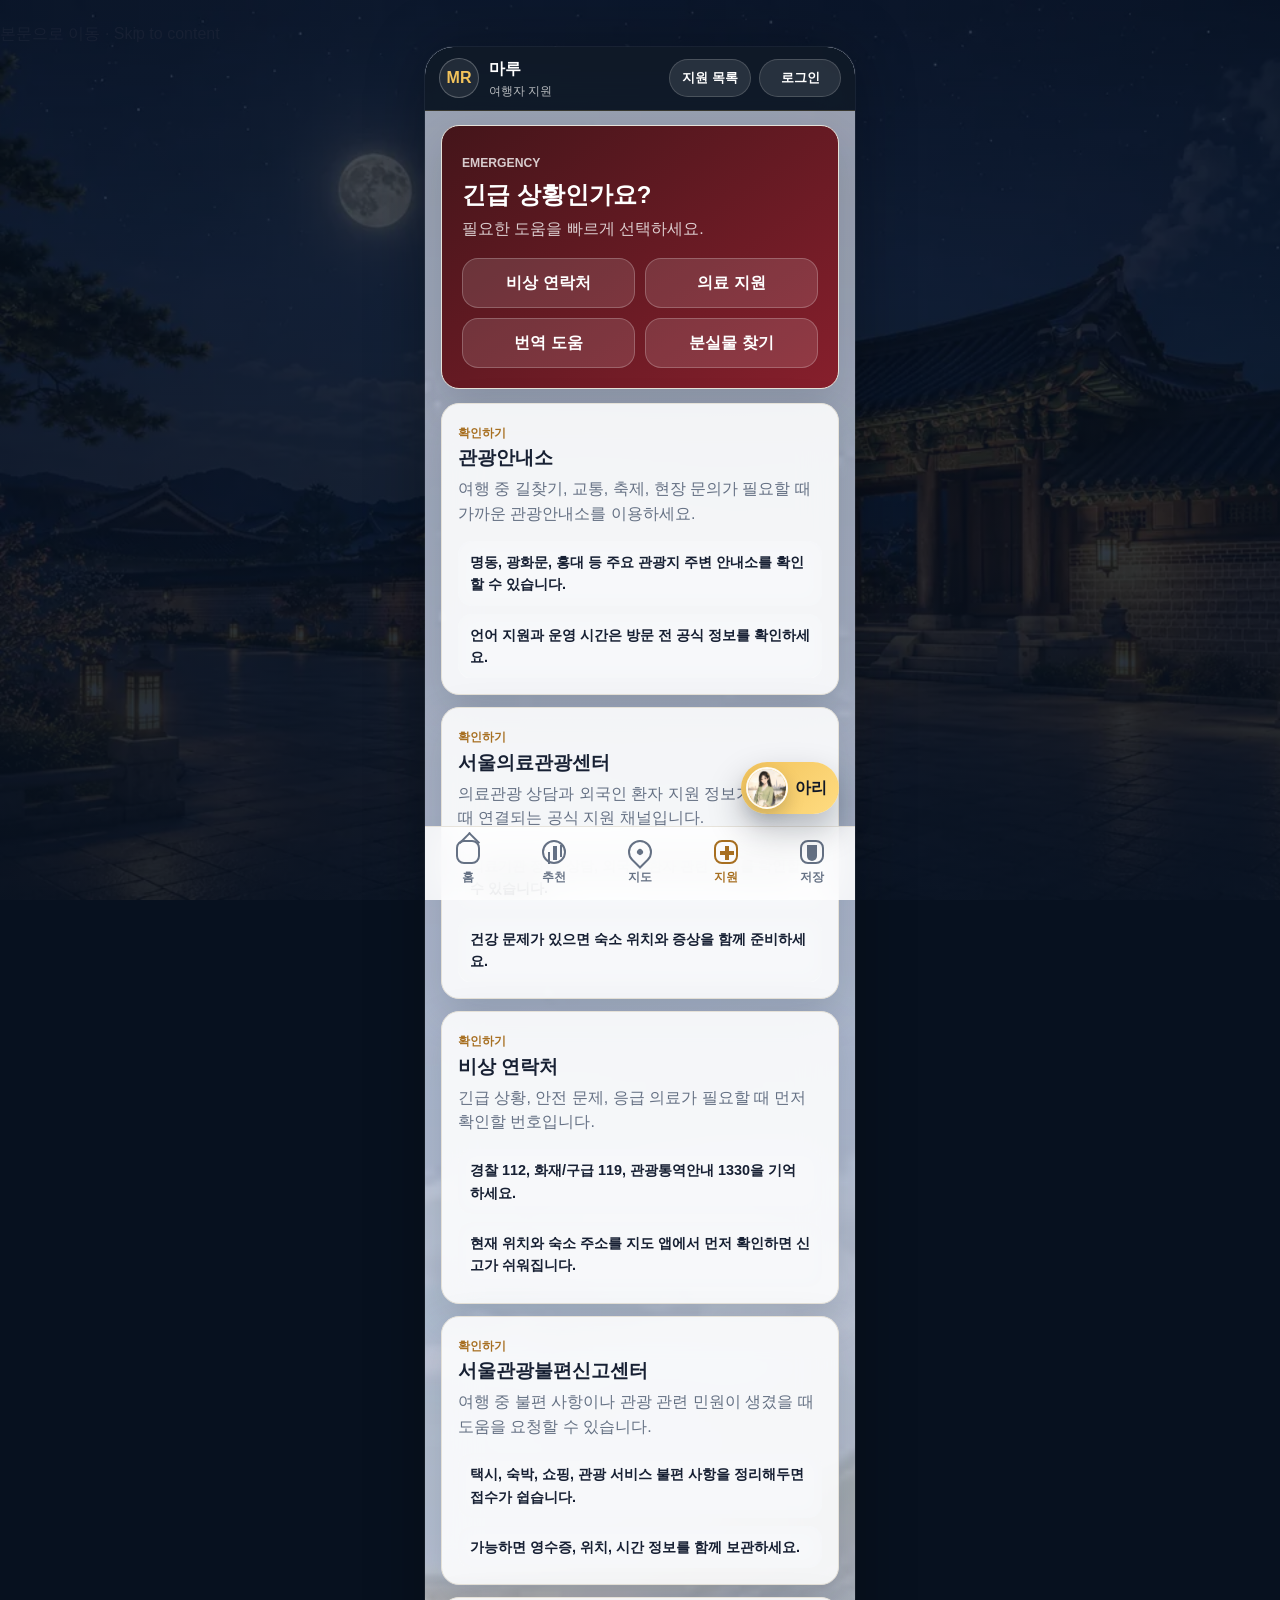
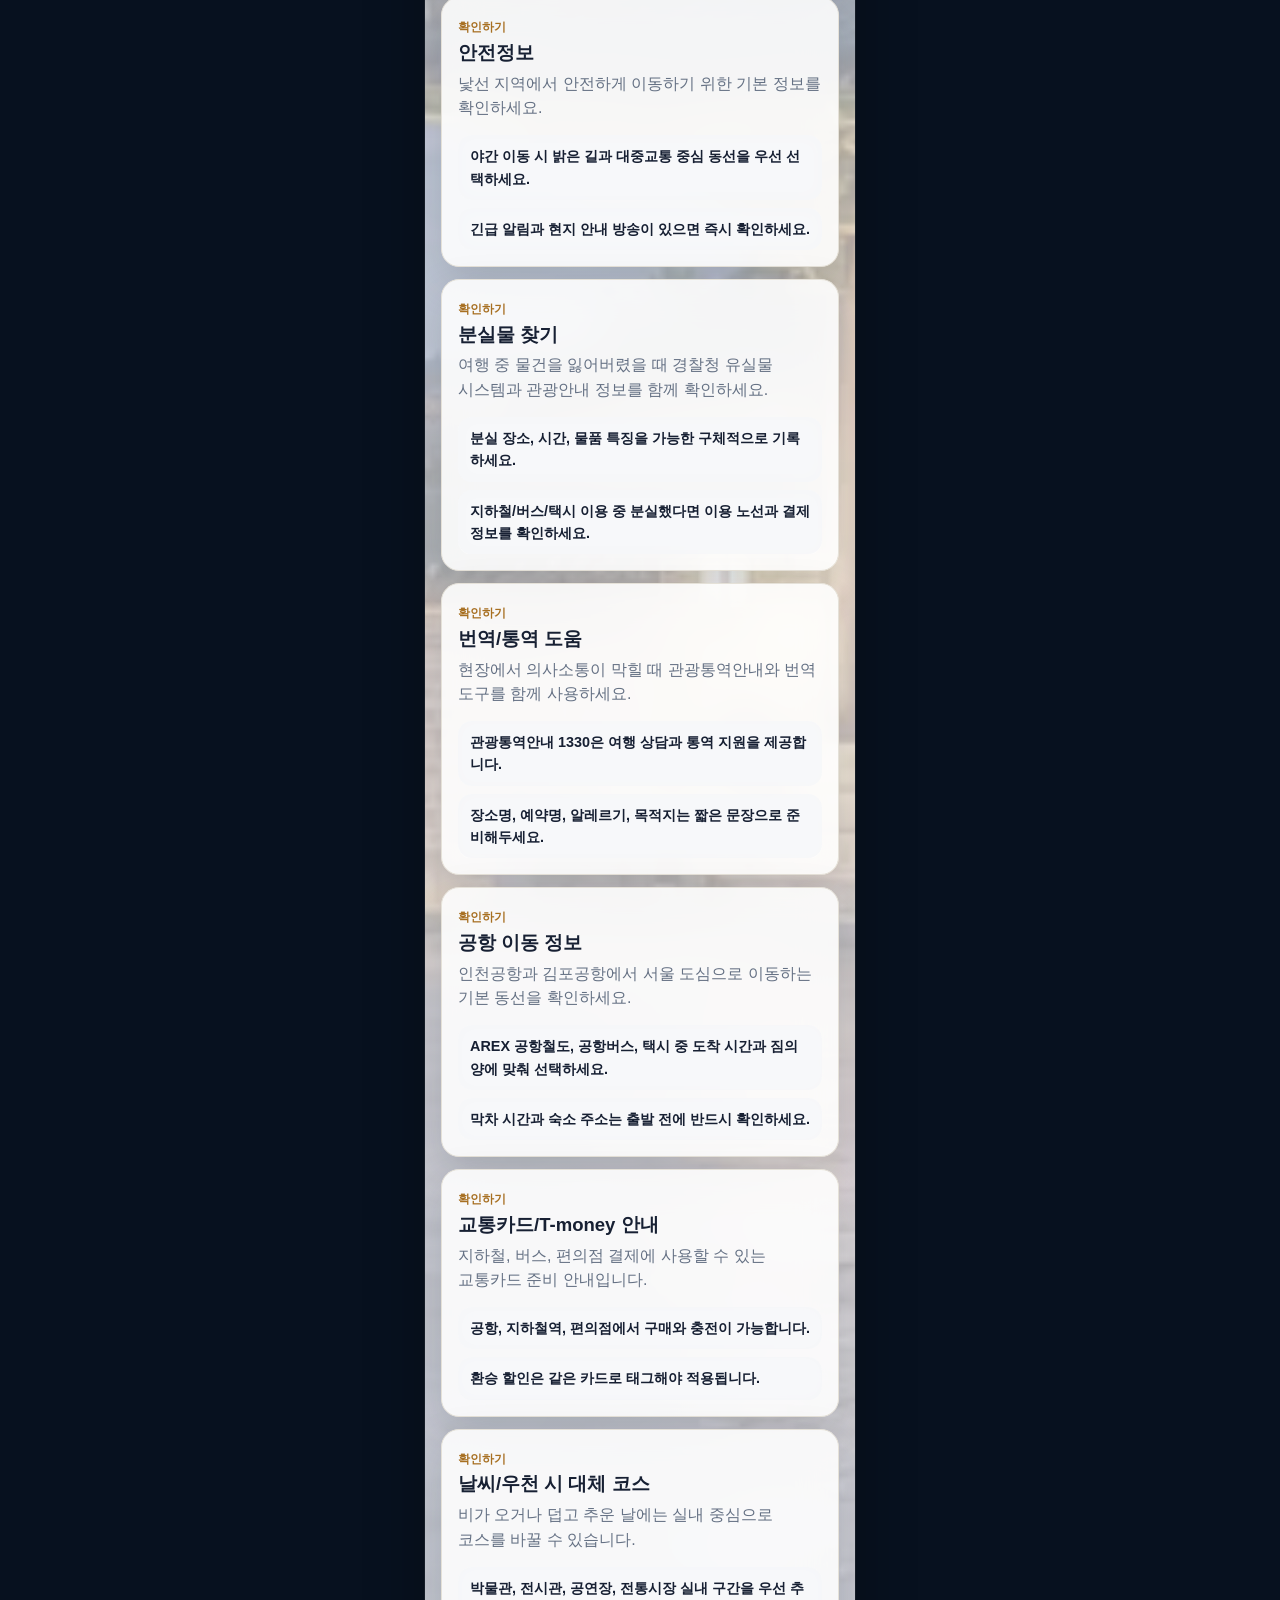
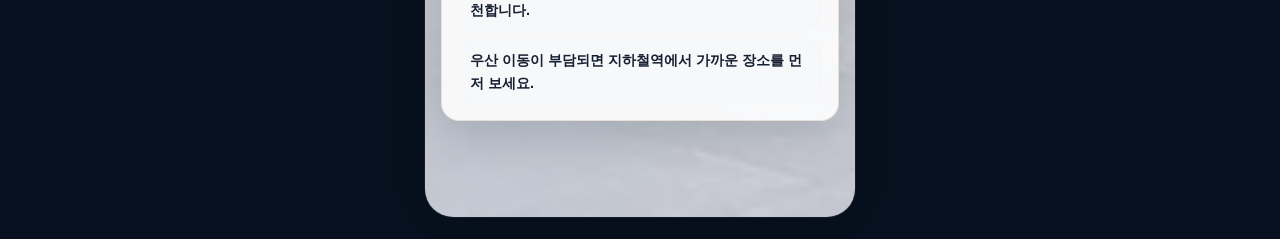
<file: support.html>
<!DOCTYPE html>
<html lang="ko">
<head>
  <meta charset="UTF-8">
  <meta name="viewport" content="width=device-width, initial-scale=1.0">
  <title>여행자 지원 | 마루</title>
  <meta name="description" content="외국인 여행자를 위한 긴급, 분실, 관광 안내, 안전, 번역 도움">
  <link rel="manifest" href="manifest.json">
  <link rel="icon" href="assets/favicon.svg" type="image/svg+xml">
  <link rel="stylesheet" href="style.css">
</head>
<body data-page="support">
  <a class="skip-link" href="#main-content">본문으로 이동 · Skip to content</a>
  <div class="app-shell">
    <header class="app-header">
      <a class="brand" href="index.html"><span class="brand-mark">MR</span><span><strong>마루</strong><small>여행자 지원</small></span></a>
      <button class="header-pill" type="button" data-support-jump="airport">지원 목록</button>
    </header>

    <main id="main-content" tabindex="-1" class="app-main">
      <section class="emergency-card">
        <p class="eyebrow">Emergency</p>
        <h1>긴급 상황인가요?</h1>
        <p>필요한 도움을 빠르게 선택하세요.</p>
        <div class="emergency-grid">
          <button type="button" data-support-jump="emergency">비상 연락처</button>
          <button type="button" data-support-jump="tmoney">교통카드</button>
          <button type="button" data-support-jump="translation">번역 도움</button>
          <button type="button" data-support-jump="rainy">우천 대체</button>
        </div>
      </section>

      <section class="support-list" id="traveler-support" data-support-list></section>
    </main>

    <nav class="bottom-tab" aria-label="하단 탭">
      <a href="index.html" data-tab="home"><span class="tab-icon home-icon"></span><strong>홈</strong></a>
      <a href="planner.html" data-tab="recommend"><span class="tab-icon recommend-icon"></span><strong>추천</strong></a>
      <a href="map.html" data-tab="map"><span class="tab-icon map-icon"></span><strong>지도</strong></a>
      <a href="support.html" data-tab="support"><span class="tab-icon support-icon"></span><strong>지원</strong></a>
      <a href="passport.html" data-tab="passport"><span class="tab-icon save-icon"></span><strong>저장</strong></a>
    </nav>
  </div>
  <div class="toast" id="toast" role="status" aria-live="polite"></div>
  <script src="app.js"></script>
</body>
</html>
</file>
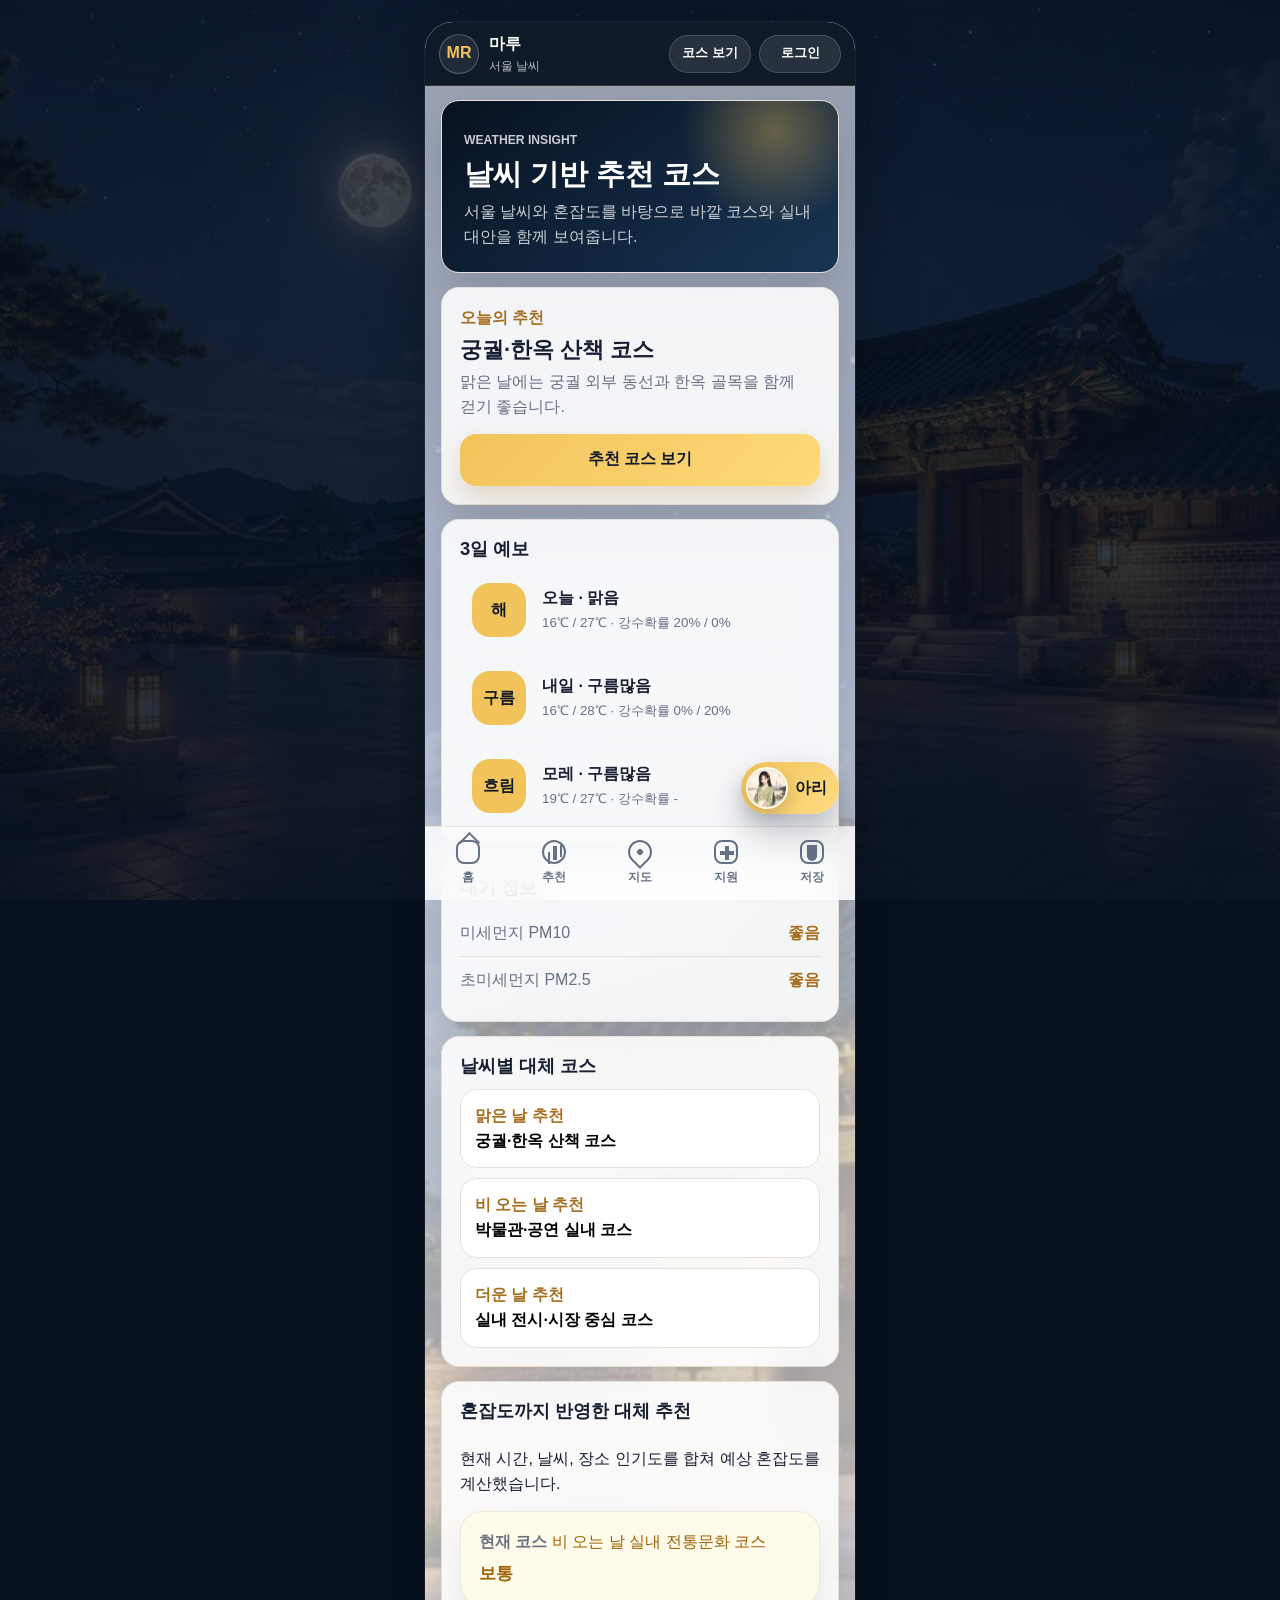
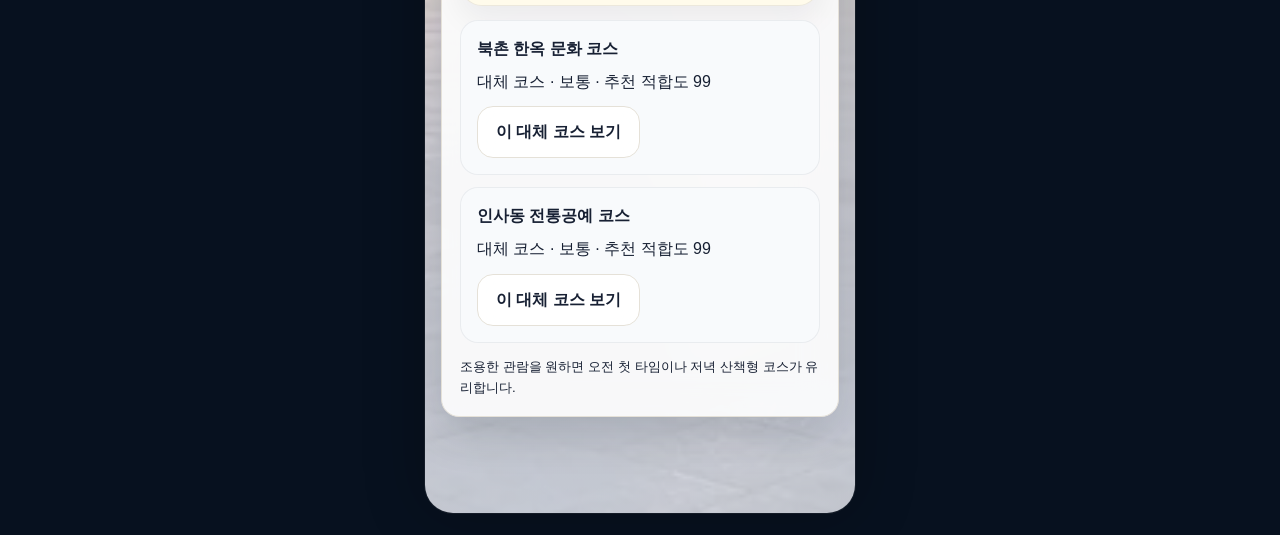
<file: weather.html>
<!DOCTYPE html>
<html lang="ko">
<head>
  <meta charset="UTF-8">
  <meta name="viewport" content="width=device-width, initial-scale=1.0">
  <title>서울 날씨 | 마루</title>
  <meta name="description" content="서울 날씨와 날씨 기반 전통문화 코스 추천">
  <link rel="manifest" href="manifest.json">
  <link rel="icon" href="assets/favicon.svg" type="image/svg+xml">
  <link rel="stylesheet" href="style.css">
</head>
<body data-page="weather">
  <div class="app-shell">
    <header class="app-header">
      <a class="brand" href="index.html"><span class="brand-mark">MR</span><span><strong>서울 날씨</strong><small>날씨별 코스</small></span></a>
      <a class="header-pill" href="routes.html">코스 보기</a>
    </header>

    <main class="app-main">
      <section class="weather-summary">
        <p class="eyebrow">Weather Insight</p>
        <h1>날씨 기반 추천 코스</h1>
        <p>서울 날씨와 혼잡도를 바탕으로 바깥 코스와 실내 대안을 함께 보여줍니다.</p>
      </section>

      <section class="today-route-card">
        <span>오늘의 추천</span>
        <h2>궁궐·한옥 산책 코스</h2>
        <p>맑은 날에는 궁궐 외부 동선과 한옥 골목을 함께 걷기 좋습니다.</p>
        <a class="button button-primary button-block" href="routes.html">추천 코스 보기</a>
      </section>

      <section class="mobile-card">
        <h2>3일 예보</h2>
        <div class="weather-list" data-weather-list></div>
      </section>

      <section class="mobile-card">
        <h2>대기 정보</h2>
        <div class="air-row"><span>미세먼지 PM10</span><strong>좋음</strong></div>
        <div class="air-row"><span>초미세먼지 PM2.5</span><strong>좋음</strong></div>
      </section>

      <section class="mobile-card">
        <h2>날씨별 대체 코스</h2>
        <button class="route-suggestion" type="button" data-toast="맑은 날 추천 코스가 선택되었습니다."><span>맑은 날 추천</span><strong>궁궐·한옥 산책 코스</strong></button>
        <button class="route-suggestion" type="button" data-toast="비 오는 날 실내 코스가 선택되었습니다."><span>비 오는 날 추천</span><strong>박물관·공연 실내 코스</strong></button>
        <button class="route-suggestion" type="button" data-toast="더운 날 실내 중심 코스가 선택되었습니다."><span>더운 날 추천</span><strong>실내 전시·시장 중심 코스</strong></button>
      </section>

      <section class="mobile-card crowd-panel" data-weather-crowd-panel></section>
    </main>

    <nav class="bottom-tab" aria-label="하단 탭">
      <a href="index.html" data-tab="home"><span class="tab-icon home-icon"></span><strong>홈</strong></a>
      <a href="planner.html" data-tab="recommend"><span class="tab-icon recommend-icon"></span><strong>추천</strong></a>
      <a href="map.html" data-tab="map"><span class="tab-icon map-icon"></span><strong>지도</strong></a>
      <a href="support.html" data-tab="support"><span class="tab-icon support-icon"></span><strong>지원</strong></a>
      <a href="passport.html" data-tab="passport"><span class="tab-icon save-icon"></span><strong>저장</strong></a>
    </nav>
  </div>
  <div class="toast" id="toast" role="status" aria-live="polite"></div>
  <script src="app.js"></script>
</body>
</html>
</file>
<file: style.css>
/* Base */
:root {
  --font: "Segoe UI", Arial, Helvetica, sans-serif;
  --navy: #07111f;
  --navy-2: #101d31;
  --gold: #f2c35b;
  --gold-dark: #a76f21;
  --cyan: #70d8d2;
  --ivory: #fffaf0;
  --paper: #ffffff;
  --soft: #f4f6f8;
  --line: #e5e1d8;
  --text: #172033;
  --muted: #657184;
  --danger: #d94545;
  --shadow: 0 16px 44px rgba(8, 17, 31, 0.15);
  --strong-shadow: 0 22px 64px rgba(8, 17, 31, 0.28);
  --glass: rgba(255, 255, 255, 0.78);
  --glass-strong: rgba(255, 255, 255, 0.88);
  --glass-soft: rgba(244, 246, 248, 0.72);
  --radius: 18px;
  --radius-sm: 12px;
  --bottom-tab-height: 74px;
  --bottom-cta-height: 82px;
  --time-bg-image: none;
}

* {
  box-sizing: border-box;
}

html {
  scroll-behavior: smooth;
}

body {
  margin: 0;
  min-height: 100vh;
  color: var(--text);
  background:
    linear-gradient(180deg, rgba(7, 17, 31, 0.72), rgba(7, 17, 31, 0.9)),
    var(--time-bg-image),
    radial-gradient(circle at 50% 0, rgba(112, 216, 210, 0.14), transparent 32%),
    var(--navy);
  background-attachment: fixed;
  background-position: center center;
  background-size: cover;
  font-family: var(--font);
  line-height: 1.55;
}

body.time-day {
  --gold: #e9b84e;
  --cyan: #70d8d2;
}

body.time-evening {
  --gold: #f2bd62;
  --cyan: #86e5df;
}

body.time-night {
  --gold: #f2c35b;
  --cyan: #70d8d2;
}

body.time-image-missing {
  background:
    radial-gradient(circle at 50% 0, rgba(112, 216, 210, 0.14), transparent 32%),
    var(--navy);
}

body.time-image-missing .app-shell {
  background:
    linear-gradient(180deg, rgba(244, 246, 248, 0.9), rgba(244, 246, 248, 0.98)),
    radial-gradient(circle at 18% 10%, rgba(112, 216, 210, 0.18), transparent 32%),
    var(--soft);
}

a {
  color: inherit;
  text-decoration: none;
}

button,
textarea {
  font: inherit;
}

button {
  cursor: pointer;
}

button:focus-visible,
a:focus-visible,
textarea:focus-visible {
  outline: 3px solid rgba(112, 216, 210, 0.38);
  outline-offset: 2px;
}

h1,
h2,
h3,
p {
  word-break: keep-all;
}

h1,
h2,
h3 {
  margin: 0;
  line-height: 1.18;
  letter-spacing: 0;
}

p {
  margin: 0;
}

.eyebrow {
  margin-bottom: 8px;
  color: var(--cyan);
  font-size: 0.76rem;
  font-weight: 900;
  letter-spacing: 0;
  text-transform: uppercase;
}

.is-hidden {
  display: none !important;
}

/* Mobile App Shell */
.app-shell {
  position: relative;
  width: min(100%, 430px);
  min-height: 100vh;
  margin: 0 auto;
  overflow-x: hidden;
  background:
    linear-gradient(180deg, rgba(244, 246, 248, 0.58), rgba(244, 246, 248, 0.76)),
    var(--time-bg-image),
    var(--soft);
  background-position: center center;
  background-size: cover;
  box-shadow: 0 0 0 1px rgba(255, 255, 255, 0.06), 0 0 60px rgba(0, 0, 0, 0.28);
  transition: background-image 260ms ease, background-color 260ms ease;
}

.app-main {
  min-height: calc(100vh - var(--bottom-tab-height));
  padding: 14px 16px calc(var(--bottom-tab-height) + 22px);
}

.bottom-cta + .bottom-tab ~ * {
  margin-bottom: var(--bottom-cta-height);
}

.button {
  display: inline-flex;
  min-height: 52px;
  align-items: center;
  justify-content: center;
  border: 0;
  border-radius: 16px;
  padding: 0 18px;
  font-weight: 900;
  text-align: center;
}

.button-block {
  width: 100%;
}

.button-primary {
  color: #111827;
  background: linear-gradient(135deg, var(--gold), #ffd978);
  box-shadow: 0 12px 28px rgba(167, 111, 33, 0.24);
}

.button-secondary {
  color: var(--text);
  background: var(--glass-strong);
  border: 1px solid var(--line);
  backdrop-filter: blur(12px);
}

.button-map {
  color: #ffffff;
  background: linear-gradient(135deg, #1565d8, #0a3e91);
  box-shadow: 0 14px 30px rgba(21, 101, 216, 0.26);
}

.mobile-card,
.page-title-card,
.intro-card,
.language-card,
.condition-card,
.route-card,
.map-card,
.today-route-card,
.weather-summary,
.emergency-card,
.saved-route-card,
.source-box {
  border: 1px solid var(--line);
  border-radius: var(--radius);
  background: var(--glass-strong);
  box-shadow: var(--shadow);
  backdrop-filter: blur(18px);
}

.page-title-card {
  padding: 20px;
}

.page-title-card h1 {
  color: var(--text);
  font-size: 1.8rem;
}

.page-title-card p {
  margin-top: 8px;
  color: var(--muted);
}

.mobile-card {
  margin-top: 14px;
  padding: 18px;
}

.mobile-card h2 {
  margin-bottom: 12px;
  color: var(--text);
  font-size: 1.15rem;
}

/* Header */
.app-header {
  position: sticky;
  top: 0;
  z-index: 40;
  display: flex;
  min-height: 64px;
  align-items: center;
  justify-content: space-between;
  gap: 12px;
  padding: 10px 14px;
  color: #ffffff;
  background: rgba(7, 17, 31, 0.94);
  border-bottom: 1px solid rgba(242, 195, 91, 0.18);
  backdrop-filter: blur(16px);
}

.brand {
  display: inline-flex;
  min-width: 0;
  align-items: center;
  gap: 10px;
}

.brand-mark {
  display: grid;
  width: 40px;
  height: 40px;
  flex: 0 0 auto;
  place-items: center;
  border: 1px solid rgba(255, 255, 255, 0.24);
  border-radius: 50%;
  color: var(--gold);
  background: rgba(255, 255, 255, 0.08);
  font-weight: 900;
}

.back-mark {
  font-size: 1.6rem;
}

.brand strong,
.brand small {
  display: block;
  max-width: 230px;
  overflow: hidden;
  text-overflow: ellipsis;
  white-space: nowrap;
}

.brand small {
  color: rgba(255, 255, 255, 0.7);
  font-size: 0.75rem;
}

.header-pill {
  display: inline-flex;
  min-height: 38px;
  align-items: center;
  justify-content: center;
  border: 1px solid rgba(255, 255, 255, 0.16);
  border-radius: 999px;
  padding: 0 12px;
  color: #ffffff;
  background: rgba(255, 255, 255, 0.1);
  font-size: 0.84rem;
  font-weight: 900;
}

.header-action-group {
  display: inline-flex;
  min-width: 0;
  align-items: center;
  justify-content: flex-end;
  gap: 8px;
  flex: 0 0 auto;
}

.header-auth-pill {
  min-width: 82px;
}

/* Bottom Tab */
.bottom-tab {
  position: fixed;
  left: 50%;
  bottom: 0;
  z-index: 50;
  display: grid;
  width: min(100%, 430px);
  height: var(--bottom-tab-height);
  grid-template-columns: repeat(5, 1fr);
  transform: translateX(-50%);
  border-top: 1px solid rgba(229, 225, 216, 0.92);
  background: rgba(255, 255, 255, 0.84);
  backdrop-filter: blur(18px);
}

.bottom-tab a {
  display: grid;
  place-items: center;
  align-content: center;
  gap: 5px;
  color: var(--muted);
  font-size: 0.72rem;
  font-weight: 900;
}

.bottom-tab a.is-active {
  color: var(--gold-dark);
}

.tab-icon {
  position: relative;
  display: block;
  width: 24px;
  height: 24px;
  border: 2px solid currentColor;
  border-radius: 8px;
}

.home-icon::before,
.recommend-icon::before,
.map-icon::before,
.support-icon::before,
.save-icon::before {
  position: absolute;
  content: "";
}

.home-icon::before {
  left: 4px;
  top: -7px;
  width: 13px;
  height: 13px;
  border-left: 2px solid currentColor;
  border-top: 2px solid currentColor;
  transform: rotate(45deg);
}

.recommend-icon {
  border-radius: 50%;
}

.recommend-icon::before {
  left: 9px;
  top: 4px;
  width: 4px;
  height: 14px;
  background: currentColor;
  box-shadow: -6px 5px 0 -1px currentColor, 6px -2px 0 -1px currentColor;
}

.map-icon {
  border-radius: 50% 50% 50% 0;
  transform: rotate(-45deg);
}

.map-icon::before {
  left: 7px;
  top: 7px;
  width: 6px;
  height: 6px;
  border-radius: 50%;
  background: currentColor;
}

.support-icon::before {
  left: 9px;
  top: 4px;
  width: 4px;
  height: 14px;
  background: currentColor;
  box-shadow: 0 0 0 0 currentColor;
}

.support-icon::after {
  position: absolute;
  left: 4px;
  top: 9px;
  width: 14px;
  height: 4px;
  content: "";
  background: currentColor;
}

.save-icon::before {
  left: 5px;
  top: 3px;
  width: 10px;
  height: 16px;
  border-radius: 0 0 6px 6px;
  background: currentColor;
}

/* Language Onboarding */
.onboarding-main {
  padding-top: 0;
  padding-bottom: calc(var(--bottom-tab-height) + var(--bottom-cta-height) + 22px);
  background:
    linear-gradient(180deg, rgba(7, 17, 31, 0.62), rgba(7, 17, 31, 0.9)),
    var(--time-bg-image),
    var(--navy);
  background-position: center top;
  background-size: cover;
}

.night-hero {
  position: relative;
  min-height: 270px;
  margin: 0 -16px;
  overflow: hidden;
  padding: 46px 16px 30px;
  color: #ffffff;
  background:
    radial-gradient(circle at 76% 34%, rgba(242, 195, 91, 0.32), transparent 22%),
    radial-gradient(circle at 16% 8%, rgba(112, 216, 210, 0.16), transparent 28%),
    linear-gradient(145deg, #07111f, #122947 64%, #161a24);
}

/* Home Time Hero */
.home-time-hero {
  position: relative;
  display: grid;
  gap: 12px;
  margin: 0 -16px;
  padding: 16px 16px 0;
  color: #ffffff;
  background:
    linear-gradient(180deg, rgba(7, 17, 31, 0.18), rgba(7, 17, 31, 0.84)),
    var(--time-bg-image),
    radial-gradient(circle at 80% 18%, rgba(242, 195, 91, 0.26), transparent 26%),
    linear-gradient(145deg, #07111f, #122947 68%, #161a24);
  background-position: center top;
  background-size: cover;
}

.home-time-copy {
  display: grid;
  gap: 8px;
  border-radius: 18px;
  padding: 14px;
  background: linear-gradient(135deg, rgba(7, 17, 31, 0.76), rgba(7, 17, 31, 0.34));
  backdrop-filter: blur(12px);
}

.home-time-copy span {
  color: var(--cyan);
  font-size: 0.78rem;
  font-weight: 900;
}

.home-time-copy h1 {
  max-width: 330px;
  font-size: 1.92rem;
}

.home-time-copy p {
  max-width: 320px;
  color: rgba(255, 255, 255, 0.78);
}

.night-hero.compact {
  min-height: 260px;
}

.night-hero h1 {
  position: relative;
  z-index: 2;
  max-width: 320px;
  font-size: 2rem;
}

.night-hero p {
  position: relative;
  z-index: 2;
  max-width: 300px;
  margin-top: 10px;
  color: rgba(255, 255, 255, 0.78);
}

.visual-moon {
  position: absolute;
  right: 42px;
  top: 74px;
  width: 82px;
  height: 82px;
  border-radius: 50%;
  background: radial-gradient(circle, rgba(255, 250, 240, 0.96), rgba(242, 195, 91, 0.2) 64%, transparent 72%);
}

.visual-roof {
  position: absolute;
  right: -38px;
  bottom: 0;
  width: 290px;
  height: 94px;
  background: linear-gradient(180deg, rgba(255, 255, 255, 0.16), rgba(0, 0, 0, 0.34));
  clip-path: polygon(0 46%, 12% 25%, 28% 45%, 44% 13%, 60% 45%, 76% 25%, 100% 48%, 94% 66%, 82% 60%, 82% 100%, 16% 100%, 16% 60%, 6% 66%);
  opacity: 0.45;
}

.language-card {
  margin-top: 14px;
  padding: 16px;
}

.language-grid {
  display: grid;
  grid-template-columns: repeat(2, 1fr);
  gap: 10px;
}

.language-choice {
  min-height: 54px;
  border: 1px solid var(--line);
  border-radius: 16px;
  color: var(--text);
  background: rgba(255, 255, 255, 0.9);
  font-weight: 900;
}

.language-choice.is-active {
  border-color: transparent;
  background: linear-gradient(135deg, var(--gold), #ffdc81);
}

.selection-confirm {
  margin-top: 12px;
  border-radius: 14px;
  padding: 12px;
  color: var(--gold-dark);
  background: rgba(255, 246, 223, 0.86);
  font-weight: 900;
  backdrop-filter: blur(12px);
}

.intro-card {
  margin-top: 14px;
  padding: 20px;
}

.card-kicker {
  display: inline-block;
  margin-bottom: 8px;
  color: var(--gold-dark);
  font-size: 0.78rem;
  font-weight: 900;
  text-transform: uppercase;
}

.intro-card h2 {
  font-size: 1.55rem;
}

.intro-card p {
  margin-top: 10px;
  color: var(--muted);
}

.principle-list {
  display: grid;
  gap: 8px;
  margin-top: 16px;
}

.principle-list span {
  border-radius: 12px;
  padding: 10px 12px;
  color: var(--text);
  background: var(--glass-soft);
  font-size: 0.86rem;
  font-weight: 900;
}

.quick-action-list {
  display: grid;
  gap: 10px;
  margin-top: 14px;
}

.quick-action {
  display: grid;
  grid-template-columns: 46px 1fr;
  column-gap: 12px;
  align-items: center;
  border: 1px solid rgba(255, 255, 255, 0.12);
  border-radius: 18px;
  padding: 14px;
  color: #ffffff;
  background: rgba(255, 255, 255, 0.08);
}

.quick-action small {
  display: block;
  color: rgba(255, 255, 255, 0.68);
}

.quick-symbol {
  position: relative;
  display: grid;
  width: 44px;
  height: 44px;
  place-items: center;
  border-radius: 14px;
  background: rgba(242, 195, 91, 0.18);
}

.quick-symbol::before {
  width: 22px;
  height: 22px;
  content: "";
  border: 3px solid var(--gold);
  border-radius: 8px;
}

/* Planner Steps */
.planner-main {
  padding-bottom: calc(var(--bottom-tab-height) + var(--bottom-cta-height) + 20px);
}

.planner-progress {
  margin-top: 14px;
  border-radius: 16px;
  padding: 14px;
  background: var(--glass-strong);
  box-shadow: var(--shadow);
  backdrop-filter: blur(18px);
}

.planner-progress span {
  display: block;
  margin-bottom: 8px;
  color: var(--gold-dark);
  font-weight: 900;
}

.progress-track {
  height: 8px;
  overflow: hidden;
  border-radius: 999px;
  background: #eee6d6;
}

.progress-track i {
  display: block;
  width: 20%;
  height: 100%;
  border-radius: inherit;
  background: linear-gradient(90deg, var(--gold), var(--cyan));
  transition: width 220ms ease;
}

.planner-form {
  margin-top: 14px;
}

.planner-step {
  display: none;
  border: 1px solid var(--line);
  border-radius: 22px;
  padding: 20px;
  background: var(--glass-strong);
  box-shadow: var(--shadow);
  backdrop-filter: blur(18px);
}

.planner-step.is-active {
  display: block;
}

.planner-step h2 {
  font-size: 1.5rem;
}

.planner-step > p {
  margin-top: 8px;
  color: var(--muted);
}

.option-block {
  display: flex;
  flex-wrap: wrap;
  gap: 10px;
  margin-top: 18px;
}

.option-block.grid {
  display: grid;
  grid-template-columns: repeat(2, 1fr);
}

.option-block > span {
  width: 100%;
  color: var(--gold-dark);
  font-size: 0.85rem;
  font-weight: 900;
}

.choice-button {
  min-height: 48px;
  border: 1px solid var(--line);
  border-radius: 15px;
  padding: 0 14px;
  color: var(--text);
  background: rgba(255, 255, 255, 0.9);
  font-weight: 900;
}

.choice-button.is-active {
  border-color: transparent;
  background: linear-gradient(135deg, var(--gold), #ffdc81);
}

.text-field {
  display: grid;
  gap: 8px;
  margin-top: 18px;
  font-weight: 900;
}

.text-field textarea {
  width: 100%;
  resize: vertical;
  border: 1px solid var(--line);
  border-radius: 16px;
  padding: 14px;
}

.summary-preview {
  margin-top: 14px;
  border-radius: 16px;
  padding: 14px;
  color: var(--gold-dark);
  background: rgba(255, 246, 223, 0.86);
  font-weight: 900;
  backdrop-filter: blur(12px);
}

.bottom-cta {
  position: fixed;
  left: 50%;
  bottom: var(--bottom-tab-height);
  z-index: 48;
  display: flex;
  width: min(100%, 430px);
  gap: 10px;
  padding: 10px 16px 12px;
  transform: translateX(-50%);
  background: linear-gradient(180deg, rgba(244, 246, 248, 0), rgba(244, 246, 248, 0.78) 24%, rgba(244, 246, 248, 0.9));
  backdrop-filter: blur(16px);
}

.planner-cta .button {
  flex: 1;
}

/* Route Cards */
.condition-card {
  display: grid;
  gap: 6px;
  margin-top: 14px;
  padding: 16px;
}

.condition-card span {
  color: var(--gold-dark);
  font-size: 0.82rem;
  font-weight: 900;
}

.route-list {
  display: grid;
  gap: 14px;
  margin-top: 14px;
}

.place-recommendation-section {
  margin-top: 22px;
}

.section-heading {
  display: flex;
  flex-wrap: wrap;
  align-items: flex-end;
  justify-content: space-between;
  gap: 14px;
  border: 1px solid var(--line);
  border-radius: var(--radius);
  padding: 18px;
  background: var(--glass-strong);
  box-shadow: var(--shadow);
  backdrop-filter: blur(18px);
}

.section-heading h2 {
  font-size: 1.32rem;
}

.section-heading p:not(.eyebrow) {
  margin-top: 6px;
  color: var(--muted);
}

.section-heading > span {
  flex: 0 0 auto;
  border-radius: 999px;
  padding: 8px 10px;
  color: #111827;
  background: var(--gold);
  font-size: 0.78rem;
  font-weight: 900;
}

.route-card {
  overflow: hidden;
}

/* Local Image Frames */
.image-frame {
  position: relative;
  display: block;
  overflow: hidden;
  border-radius: 20px;
  background:
    radial-gradient(circle at 72% 22%, rgba(242, 195, 91, 0.26), transparent 24%),
    radial-gradient(circle at 18% 18%, rgba(112, 216, 210, 0.18), transparent 28%),
    linear-gradient(135deg, #10213a, #1d3554);
  aspect-ratio: 16 / 10;
}

.image-frame img {
  display: block;
  width: 100%;
  height: 100%;
  object-fit: cover;
}

.image-frame.is-missing,
.image-placeholder {
  display: grid;
  place-items: center;
  text-align: center;
  color: rgba(255, 255, 255, 0.9);
}

.image-placeholder-content {
  display: grid;
  gap: 5px;
  place-items: center;
  padding: 18px;
}

.image-placeholder-content::before {
  display: block;
  width: 128px;
  max-width: 58vw;
  height: 54px;
  content: "";
  border-top: 5px solid var(--gold);
  border-bottom: 5px solid rgba(255, 255, 255, 0.18);
  clip-path: polygon(0 52%, 16% 22%, 34% 50%, 50% 12%, 66% 50%, 82% 24%, 100% 52%, 100% 100%, 0 100%);
}

.image-placeholder-content strong {
  font-size: 1rem;
}

.image-placeholder-content small {
  color: rgba(255, 255, 255, 0.72);
  font-weight: 900;
}

/* Route Images */
.route-image {
  margin: 0;
}

.route-card > .route-image {
  border-radius: 18px 18px 0 0;
}

/* Detail Images */
.detail-route-image,
.route-image.detail-image {
  margin-top: 14px;
  border-radius: 22px;
  box-shadow: var(--shadow);
}

.place-image {
  margin-bottom: 12px;
  border-radius: 14px;
  aspect-ratio: 4 / 3;
}

/* Missing Image Placeholder */
.home-time-image {
  min-height: 216px;
  box-shadow: var(--strong-shadow);
}

.ai-image-notice {
  position: absolute;
  left: 10px;
  bottom: 10px;
  max-width: calc(100% - 20px);
  border-radius: 999px;
  padding: 6px 9px;
  color: #ffffff;
  background: rgba(7, 17, 31, 0.72);
  font-size: 0.68rem;
  font-weight: 900;
}

.route-card-top {
  display: flex;
  justify-content: space-between;
  gap: 12px;
  padding: 18px;
  color: #ffffff;
  background:
    radial-gradient(circle at 86% 10%, rgba(242, 195, 91, 0.26), transparent 28%),
    linear-gradient(135deg, var(--navy), #152b47);
}

.route-card-top h2 {
  font-size: 1.32rem;
}

.route-card-top p {
  margin-top: 6px;
  color: rgba(255, 255, 255, 0.72);
}

.score-badge {
  display: grid;
  width: 58px;
  height: 58px;
  flex: 0 0 auto;
  place-items: center;
  border-radius: 18px;
  color: #111827;
  background: var(--gold);
  font-weight: 900;
}

.route-card-body {
  padding: 16px;
  background: rgba(255, 255, 255, 0.82);
  backdrop-filter: blur(14px);
}

.meta-row,
.tag-row {
  display: flex;
  flex-wrap: wrap;
  gap: 8px;
}

.meta-row span,
.tag-row span {
  border-radius: 999px;
  padding: 7px 10px;
  color: var(--text);
  background: var(--glass-soft);
  font-size: 0.78rem;
  font-weight: 900;
}

.flow-text,
.reason-text {
  margin-top: 12px;
  color: var(--muted);
}

.recommendation-reason {
  margin-top: 12px;
  border-radius: 14px;
  padding: 12px;
  background: rgba(255, 246, 223, 0.84);
  backdrop-filter: blur(12px);
}

.recommendation-reason span {
  display: block;
  color: var(--gold-dark);
  font-size: 0.78rem;
  font-weight: 900;
}

.recommendation-reason p {
  margin-top: 4px;
  color: var(--text);
  font-weight: 800;
}

/* Convenience Badges */
.convenience-badges {
  display: flex;
  flex-wrap: wrap;
  gap: 6px;
  margin-top: 10px;
}

.convenience-badge {
  display: inline-flex;
  min-height: 28px;
  align-items: center;
  border-radius: 999px;
  padding: 0 9px;
  color: #0f3a38;
  background: rgba(112, 216, 210, 0.18);
  font-size: 0.74rem;
  font-weight: 900;
}

.route-actions {
  display: grid;
  gap: 8px;
  margin-top: 16px;
}

.route-actions.two {
  grid-template-columns: 1fr 1fr;
}

/* Route Detail */
.detail-main {
  padding-bottom: calc(var(--bottom-tab-height) + var(--bottom-cta-height) + 20px);
}

.route-summary-hero {
  border-radius: 24px;
  padding: 22px;
  color: #ffffff;
  background:
    radial-gradient(circle at 84% 16%, rgba(242, 195, 91, 0.3), transparent 28%),
    linear-gradient(145deg, var(--navy), #173456);
  box-shadow: var(--strong-shadow);
}

.route-summary-hero h1 {
  font-size: 1.7rem;
}

.route-summary-hero p {
  margin-top: 8px;
  color: rgba(255, 255, 255, 0.78);
}

.score-row {
  display: flex;
  flex-wrap: wrap;
  gap: 8px;
  margin-top: 16px;
}

.score-row span {
  border-radius: 999px;
  padding: 7px 10px;
  color: #111827;
  background: rgba(255, 255, 255, 0.84);
  font-size: 0.82rem;
  font-weight: 900;
}

.detail-main > .button-map {
  margin-top: 14px;
}

.timeline-list {
  margin: 0;
  padding-left: 24px;
  color: var(--muted);
}

.timeline-list li {
  margin: 8px 0;
  padding-left: 4px;
}

.place-list {
  display: grid;
  gap: 12px;
  margin-top: 14px;
}

.place-card {
  border: 1px solid var(--line);
  border-radius: var(--radius);
  padding: 16px;
  background: var(--glass-strong);
  box-shadow: var(--shadow);
  backdrop-filter: blur(18px);
}

.place-card h2 {
  font-size: 1.15rem;
}

.place-card .en {
  margin-top: 4px;
  color: var(--gold-dark);
  font-weight: 900;
}

.place-card p {
  margin-top: 10px;
  color: var(--muted);
}

.place-score-row {
  margin-top: 10px;
}

.place-map-link {
  margin-top: 12px;
}

.distance-badge {
  display: inline-flex;
  margin-top: 10px;
  border-radius: 999px;
  padding: 8px 11px;
  color: #0f172a;
  background: linear-gradient(135deg, rgba(242, 195, 91, 0.92), rgba(255, 220, 129, 0.92));
  font-size: 0.86rem;
  font-weight: 900;
}

.english-note {
  margin-top: 12px;
  color: var(--muted);
}

.keyword-list {
  display: grid;
  gap: 10px;
}

.keyword-item {
  border-radius: 14px;
  padding: 12px;
  background: var(--glass-soft);
  backdrop-filter: blur(12px);
}

.keyword-item strong {
  display: block;
}

.keyword-item span {
  color: var(--muted);
  font-size: 0.92rem;
}

.source-box {
  margin-top: 14px;
  padding: 16px;
}

.source-box span {
  color: var(--gold-dark);
  font-weight: 900;
}

.source-box p {
  margin-top: 6px;
  color: var(--muted);
}

.verification-warning {
  margin-top: 12px;
  border-radius: 14px;
  padding: 12px;
  color: #6c3b00;
  background: rgba(255, 246, 223, 0.86);
  font-weight: 900;
  backdrop-filter: blur(12px);
}

/* Map */
.map-card {
  margin-top: 14px;
  padding: 12px;
}

.map-service-card {
  display: grid;
  gap: 12px;
  margin-top: 14px;
  border: 1px solid var(--line);
  border-radius: var(--radius);
  padding: 16px;
  background: var(--glass-strong);
  box-shadow: var(--shadow);
  backdrop-filter: blur(18px);
}

.map-service-heading {
  display: flex;
  align-items: flex-start;
  justify-content: space-between;
  gap: 12px;
}

.map-service-heading span,
.map-service-heading strong {
  display: block;
}

.map-service-heading span {
  color: var(--gold-dark);
  font-size: 0.78rem;
  font-weight: 900;
}

.map-service-heading small {
  max-width: 160px;
  color: var(--muted);
  font-size: 0.78rem;
  text-align: right;
}

.map-service-options {
  display: grid;
  grid-template-columns: repeat(3, 1fr);
  gap: 8px;
}

.map-service-button {
  min-height: 44px;
  border: 1px solid var(--line);
  border-radius: 14px;
  color: var(--text);
  background: rgba(255, 255, 255, 0.9);
  font-size: 0.82rem;
  font-weight: 900;
}

.map-service-button.is-active {
  border-color: transparent;
  color: #111827;
  background: linear-gradient(135deg, var(--gold), #ffdc81);
}

.map-service-link {
  display: inline-flex;
  min-height: 42px;
  align-items: center;
  justify-content: center;
  border-radius: 14px;
  color: var(--gold-dark);
  background: rgba(255, 246, 223, 0.86);
  font-weight: 900;
  backdrop-filter: blur(12px);
}

.nearby-location-card {
  display: grid;
  gap: 12px;
}

.nearby-notice,
.nearby-status {
  color: var(--muted);
}

.nearby-status {
  min-height: 20px;
  font-size: 0.9rem;
  font-weight: 800;
}

.nearby-results {
  display: grid;
  gap: 10px;
}

.nearby-results-heading strong {
  color: var(--gold-dark);
  font-size: 0.9rem;
}

.nearby-place-list {
  margin-top: 0;
}

.map-canvas {
  position: relative;
  min-height: 310px;
  overflow: hidden;
  border-radius: 18px;
  background:
    linear-gradient(90deg, rgba(255, 255, 255, 0.12) 1px, transparent 1px),
    linear-gradient(0deg, rgba(255, 255, 255, 0.12) 1px, transparent 1px),
    radial-gradient(circle at 74% 24%, rgba(242, 195, 91, 0.28), transparent 24%),
    linear-gradient(135deg, #11243d, #0b1323);
  background-size: 44px 44px, 44px 44px, auto, auto;
}

.map-canvas::before {
  position: absolute;
  inset: 15%;
  content: "";
  border: 4px solid rgba(255, 255, 255, 0.15);
  border-right-color: var(--cyan);
  border-bottom-color: var(--gold);
  border-radius: 42% 58% 52% 48%;
  transform: rotate(-10deg);
}

.map-pin {
  position: absolute;
  left: var(--pin-left);
  top: var(--pin-top);
  display: grid;
  width: 36px;
  height: 36px;
  place-items: center;
  border: 3px solid #ffffff;
  border-radius: 50% 50% 50% 0;
  color: #111827;
  background: var(--gold);
  font-weight: 900;
  transform: rotate(-45deg);
  box-shadow: 0 10px 22px rgba(0, 0, 0, 0.28);
}

.map-pin span {
  transform: rotate(45deg);
}

.map-label {
  position: absolute;
  left: calc(var(--pin-left) + 22px);
  top: calc(var(--pin-top) + 4px);
  max-width: 140px;
  border-radius: 999px;
  padding: 4px 8px;
  color: #ffffff;
  background: rgba(0, 0, 0, 0.36);
  font-size: 0.72rem;
  font-weight: 900;
}

.action-grid {
  display: grid;
  gap: 10px;
  margin-top: 14px;
}

.action-card {
  min-height: 54px;
  border: 1px solid var(--line);
  border-radius: 16px;
  color: var(--text);
  background: var(--glass-strong);
  font-weight: 900;
  text-align: left;
  padding: 0 16px;
}

.timeline-list a {
  display: inline-flex;
  min-height: 30px;
  align-items: center;
  border-radius: 999px;
  margin-left: 8px;
  padding: 0 10px;
  color: var(--gold-dark);
  background: rgba(255, 246, 223, 0.86);
  font-size: 0.78rem;
  font-weight: 900;
}

/* Weather */
.weather-summary {
  padding: 22px;
  color: #ffffff;
  background:
    radial-gradient(circle at 84% 18%, rgba(242, 195, 91, 0.38), transparent 26%),
    linear-gradient(145deg, var(--navy), #183554);
}

.weather-summary h1 {
  font-size: 1.8rem;
}

.weather-summary p {
  margin-top: 8px;
  color: rgba(255, 255, 255, 0.78);
}

.today-route-card {
  margin-top: 14px;
  padding: 18px;
}

.today-route-card span {
  color: var(--gold-dark);
  font-weight: 900;
}

.today-route-card h2 {
  margin-top: 6px;
  font-size: 1.35rem;
}

.today-route-card p {
  margin: 8px 0 14px;
  color: var(--muted);
}

.weather-list {
  display: grid;
  gap: 10px;
}

.weather-day {
  display: grid;
  grid-template-columns: 58px 1fr;
  gap: 12px;
  align-items: center;
  border-radius: 16px;
  padding: 12px;
  background: var(--glass-soft);
  backdrop-filter: blur(12px);
}

.weather-icon {
  display: grid;
  width: 54px;
  height: 54px;
  place-items: center;
  border-radius: 18px;
  color: #111827;
  background: var(--gold);
  font-weight: 900;
}

.weather-day strong {
  display: block;
}

.weather-day small {
  color: var(--muted);
}

.air-row,
.factor-row {
  display: flex;
  min-height: 46px;
  align-items: center;
  justify-content: space-between;
  border-bottom: 1px solid var(--line);
  color: var(--muted);
}

.air-row:last-child,
.factor-row:last-child {
  border-bottom: 0;
}

.air-row strong,
.factor-row strong {
  color: var(--gold-dark);
}

.route-suggestion {
  display: block;
  width: 100%;
  min-height: 76px;
  border: 1px solid var(--line);
  border-radius: 16px;
  margin-top: 10px;
  padding: 14px;
  text-align: left;
  background: var(--glass-strong);
  backdrop-filter: blur(16px);
}

.route-suggestion span {
  display: block;
  color: var(--gold-dark);
  font-weight: 900;
}

/* Support */
.emergency-card {
  padding: 20px;
  color: #ffffff;
  background: linear-gradient(145deg, #44151a, #871f2c);
}

.emergency-card p {
  margin-top: 8px;
  color: rgba(255, 255, 255, 0.78);
}

.emergency-grid {
  display: grid;
  grid-template-columns: repeat(2, 1fr);
  gap: 10px;
  margin-top: 16px;
}

.emergency-grid button {
  min-height: 50px;
  border: 1px solid rgba(255, 255, 255, 0.22);
  border-radius: 16px;
  color: #ffffff;
  background: rgba(255, 255, 255, 0.12);
  font-weight: 900;
}

.support-list {
  display: grid;
  gap: 12px;
  margin-top: 14px;
}

.support-card {
  display: block;
  border: 1px solid var(--line);
  border-radius: var(--radius);
  padding: 16px;
  color: inherit;
  background: var(--glass-strong);
  box-shadow: var(--shadow);
  backdrop-filter: blur(18px);
  transition: transform 180ms ease, border-color 180ms ease, box-shadow 180ms ease;
}

.support-card:hover,
.support-card:focus-visible {
  border-color: rgba(242, 195, 91, 0.7);
  box-shadow: 0 18px 46px rgba(8, 17, 31, 0.2);
  transform: translateY(-2px);
}

.support-card h2 {
  font-size: 1.16rem;
}

.support-card-kicker {
  display: inline-block;
  margin-bottom: 5px;
  color: var(--gold-dark);
  font-size: 0.74rem;
  font-weight: 900;
}

.support-card p {
  margin-top: 8px;
  color: var(--muted);
}

.support-points {
  display: grid;
  gap: 8px;
  margin: 14px 0 0;
  padding: 0;
  list-style: none;
}

.support-points li {
  border-radius: 14px;
  padding: 10px 12px;
  color: var(--text);
  background: var(--glass-soft);
  font-size: 0.9rem;
  font-weight: 800;
  backdrop-filter: blur(10px);
}

/* Passport */
.saved-route-card {
  display: grid;
  gap: 10px;
  margin-top: 14px;
  padding: 18px;
}

.saved-route-card span {
  color: var(--gold-dark);
  font-weight: 900;
}

.saved-route-list {
  display: grid;
  gap: 12px;
}

.saved-route-item {
  display: grid;
  grid-template-columns: minmax(0, 1fr) auto;
  align-items: center;
  gap: 12px;
  padding-top: 12px;
  border-top: 1px solid var(--line);
}

.saved-route-item:first-child {
  padding-top: 0;
  border-top: 0;
}

.saved-route-item-copy {
  display: grid;
  min-width: 0;
  gap: 4px;
}

.saved-route-item-copy strong,
.saved-route-item-copy p,
.saved-route-item-copy small {
  margin: 0;
  overflow-wrap: anywhere;
}

.saved-route-item-copy p,
.saved-route-item-copy small {
  color: var(--muted);
  font-size: 0.84rem;
  font-weight: 800;
}

.stamp-grid {
  display: grid;
  grid-template-columns: repeat(2, 1fr);
  gap: 10px;
}

.stamp-card {
  display: grid;
  min-height: 116px;
  place-items: center;
  align-content: center;
  gap: 6px;
  border: 1px dashed var(--line);
  border-radius: 18px;
  text-align: center;
  background: var(--glass-soft);
  backdrop-filter: blur(12px);
}

.stamp-card.completed {
  border-style: solid;
  border-color: var(--gold);
  background: linear-gradient(135deg, rgba(255, 249, 232, 0.9), rgba(255, 255, 255, 0.82));
}

.stamp-card span {
  color: var(--gold-dark);
  font-size: 0.72rem;
  font-weight: 900;
}

.stamp-card strong {
  font-size: 0.95rem;
}

/* Culture Data */
.metric-grid {
  display: grid;
  grid-template-columns: repeat(2, 1fr);
  gap: 10px;
  margin-top: 14px;
}

.metric-grid article {
  border: 1px solid var(--line);
  border-radius: 18px;
  padding: 16px;
  background: var(--glass-strong);
  box-shadow: var(--shadow);
  backdrop-filter: blur(16px);
}

/* Data Source Cards */
.data-source-grid {
  display: grid;
  gap: 10px;
}

.data-source-card {
  border: 1px solid var(--line);
  border-radius: 16px;
  padding: 14px;
  background: var(--glass-soft);
  backdrop-filter: blur(12px);
}

.data-source-card strong {
  display: block;
  color: var(--text);
}

.data-source-card p {
  margin-top: 6px;
  color: var(--muted);
  font-size: 0.9rem;
}

.public-data-card span,
.related-data-card span {
  display: inline-flex;
  width: fit-content;
  border-radius: 999px;
  margin-bottom: 8px;
  padding: 5px 8px;
  color: #111827;
  background: rgba(242, 195, 91, 0.82);
  font-size: 0.72rem;
  font-weight: 900;
}

.public-data-card dl,
.related-data-card dl {
  display: grid;
  gap: 8px;
  margin: 12px 0 0;
}

.public-data-card dl div,
.related-data-card dl div {
  border-top: 1px solid rgba(229, 225, 216, 0.9);
  padding-top: 8px;
}

.public-data-card dt,
.related-data-card dt {
  color: var(--gold-dark);
  font-size: 0.74rem;
  font-weight: 900;
}

.public-data-card dd,
.related-data-card dd {
  margin: 3px 0 0;
  color: var(--muted);
  font-size: 0.88rem;
}

.related-data-list {
  display: grid;
  gap: 10px;
}

.related-data-card {
  border: 1px solid var(--line);
  border-radius: 16px;
  padding: 14px;
  background: var(--glass-soft);
  backdrop-filter: blur(12px);
}

.related-data-card strong {
  display: block;
}

.related-data-card p,
.empty-related-data {
  margin-top: 6px;
  color: var(--muted);
  font-size: 0.9rem;
}

.data-demo-link {
  margin-top: 14px;
}

.metric-grid span {
  display: block;
  color: var(--muted);
  font-weight: 900;
}

.metric-grid strong {
  display: block;
  margin-top: 4px;
  color: var(--text);
  font-size: 2rem;
  line-height: 1;
}

.logic-stack {
  display: grid;
  gap: 12px;
  margin-top: 14px;
}

.logic-stack article {
  border-radius: 18px;
  padding: 16px;
  color: #ffffff;
  background: linear-gradient(135deg, var(--navy), #152b47);
}

.logic-stack span {
  color: var(--cyan);
  font-weight: 900;
}

.logic-stack strong {
  display: block;
  margin-top: 4px;
}

.logic-stack p {
  margin-top: 6px;
  color: rgba(255, 255, 255, 0.74);
}

code {
  display: block;
  border-radius: 12px;
  margin-top: 8px;
  padding: 10px 12px;
  color: #ffffff;
  background: #101827;
  font-size: 0.86rem;
}

/* About */
.about-stack {
  display: grid;
  gap: 12px;
  margin-top: 14px;
}

.about-stack article,
.more-links a {
  border: 1px solid var(--line);
  border-radius: 18px;
  padding: 16px;
  background: var(--glass-strong);
  box-shadow: var(--shadow);
  backdrop-filter: blur(16px);
}

.about-stack h2 {
  font-size: 1.16rem;
}

.about-stack p {
  margin-top: 8px;
  color: var(--muted);
}

.more-links {
  display: grid;
  gap: 10px;
  margin-top: 14px;
}

.more-links a {
  color: var(--gold-dark);
  font-weight: 900;
}

/* AI Photo Card */
.ai-photo-main {
  padding-bottom: calc(var(--bottom-tab-height) + 22px);
}

.ai-photo-demo {
  display: grid;
  gap: 14px;
}

.ai-photo-upload {
  display: grid;
  gap: 8px;
  border: 1px dashed rgba(167, 111, 33, 0.46);
  border-radius: 16px;
  padding: 14px;
  color: var(--gold-dark);
  background: rgba(255, 246, 223, 0.62);
  font-weight: 900;
}

.ai-photo-upload input {
  width: 100%;
  min-width: 0;
  color: var(--text);
  font-weight: 700;
}

.ai-photo-preview {
  position: relative;
  display: grid;
  min-height: 250px;
  overflow: hidden;
  place-items: center;
  border: 1px solid var(--line);
  border-radius: 18px;
  background:
    linear-gradient(135deg, rgba(255, 250, 240, 0.9), rgba(244, 246, 248, 0.84)),
    repeating-linear-gradient(45deg, rgba(167, 111, 33, 0.07) 0 2px, transparent 2px 14px);
  text-align: center;
}

.ai-photo-preview img {
  width: 100%;
  height: 100%;
  max-height: 360px;
  object-fit: cover;
}

.ai-photo-preview > div {
  display: grid;
  gap: 6px;
  padding: 18px;
}

.ai-photo-preview p,
.ai-photo-status,
.ai-photo-info p {
  color: var(--muted);
}

.ai-photo-status {
  min-height: 24px;
  font-size: 0.9rem;
  font-weight: 800;
}

.ai-photo-result {
  display: grid;
}

.ai-photo-result-card {
  display: grid;
  gap: 12px;
}

.ai-photo-result-frame {
  position: relative;
  overflow: hidden;
  border: 10px solid #f7e2ad;
  border-radius: 18px;
  background:
    radial-gradient(circle at 20% 18%, rgba(242, 195, 91, 0.24), transparent 28%),
    linear-gradient(135deg, #fff7df, #ead4a0);
  box-shadow: 0 14px 32px rgba(8, 17, 31, 0.16);
  aspect-ratio: 4 / 5;
}

.ai-photo-result-frame::before {
  position: absolute;
  inset: 10px;
  z-index: 2;
  content: "";
  border: 2px solid rgba(167, 111, 33, 0.58);
  border-radius: 12px;
  pointer-events: none;
}

.ai-photo-result-frame::after {
  position: absolute;
  inset: 0;
  content: "";
  background:
    linear-gradient(180deg, rgba(255, 250, 240, 0.18), rgba(77, 44, 10, 0.18)),
    repeating-linear-gradient(90deg, rgba(255, 255, 255, 0.08) 0 1px, transparent 1px 9px);
  mix-blend-mode: soft-light;
  pointer-events: none;
}

.ai-photo-result-frame img {
  width: 100%;
  height: 100%;
  filter: sepia(0.18) saturate(0.88) contrast(0.96);
  object-fit: cover;
}

.ai-photo-result-frame span {
  position: absolute;
  left: 18px;
  right: 18px;
  bottom: 18px;
  z-index: 3;
  border-radius: 999px;
  padding: 9px 10px;
  color: #111827;
  background: rgba(255, 246, 223, 0.92);
  font-size: 0.86rem;
  font-weight: 900;
  text-align: center;
  box-shadow: 0 8px 20px rgba(8, 17, 31, 0.18);
}

.ai-photo-result-copy,
.ai-photo-prompt {
  border-radius: 16px;
  padding: 14px;
  background: var(--glass-soft);
}

.ai-photo-result-copy strong,
.ai-photo-prompt span {
  display: block;
  color: var(--gold-dark);
  font-weight: 900;
}

.ai-photo-result-copy p,
.ai-photo-result-copy small,
.ai-photo-prompt p {
  display: block;
  margin-top: 6px;
  color: var(--muted);
}

.auth-main {
  padding-bottom: calc(var(--bottom-tab-height) + 24px);
}

.auth-session-card,
.auth-form-card,
.auth-google-box {
  display: grid;
  gap: 14px;
}

.auth-session-head {
  display: flex;
  align-items: center;
  gap: 14px;
}

.auth-avatar {
  display: grid;
  width: 60px;
  height: 60px;
  flex: 0 0 auto;
  place-items: center;
  overflow: hidden;
  border-radius: 20px;
  color: #ffffff;
  background: linear-gradient(135deg, #122947, #2c557f);
  font-size: 1.3rem;
  font-weight: 900;
  box-shadow: 0 16px 28px rgba(18, 41, 71, 0.22);
}

.auth-avatar img {
  width: 100%;
  height: 100%;
  object-fit: cover;
}

.auth-session-copy {
  display: grid;
  min-width: 0;
  gap: 6px;
}

.auth-session-copy h2 {
  font-size: 1.2rem;
}

.auth-session-copy p,
.auth-form-copy p,
.auth-google-box p {
  color: var(--muted);
}

.auth-methods {
  display: flex;
  flex-wrap: wrap;
  gap: 8px;
}

.auth-method-badge {
  display: inline-flex;
  min-height: 34px;
  align-items: center;
  justify-content: center;
  border: 1px solid rgba(18, 41, 71, 0.08);
  border-radius: 999px;
  padding: 0 12px;
  color: var(--gold-dark);
  background: rgba(255, 246, 223, 0.88);
  font-size: 0.82rem;
  font-weight: 900;
}

.auth-form-copy {
  display: grid;
  gap: 6px;
}

.auth-form {
  display: grid;
  gap: 12px;
}

.auth-field {
  display: grid;
  gap: 6px;
}

.auth-field span {
  color: var(--gold-dark);
  font-size: 0.84rem;
  font-weight: 900;
}

.auth-field input {
  width: 100%;
  min-height: 52px;
  border: 1px solid var(--line);
  border-radius: 16px;
  padding: 0 14px;
  color: var(--text);
  background: rgba(255, 255, 255, 0.94);
}

.auth-field input[readonly] {
  background: rgba(244, 246, 248, 0.92);
}

.auth-status {
  min-height: 22px;
  color: var(--muted);
  font-size: 0.92rem;
}

.auth-status.is-success {
  color: #186a4a;
}

.auth-status.is-error {
  color: var(--danger);
}

.auth-google-button {
  display: flex;
  justify-content: center;
}

.auth-google-button:empty::before {
  content: "";
  width: 100%;
  height: 44px;
}

@media (max-width: 520px) {
  .ai-photo-options,
  .ai-photo-result-tags,
  .ai-photo-result-actions {
    grid-template-columns: 1fr;
  }
}
/* Ari Chatbot */
.ari-chat {
  position: fixed;
  left: 50%;
  bottom: calc(var(--bottom-tab-height) + 12px);
  z-index: 70;
  width: min(100%, 430px);
  transform: translateX(-50%);
  pointer-events: none;
}

body.ari-has-bottom-cta .ari-chat {
  bottom: calc(var(--bottom-tab-height) + var(--bottom-cta-height) + 10px);
}

.ari-fab {
  position: absolute;
  right: 16px;
  bottom: 0;
  display: inline-flex;
  align-items: center;
  gap: 7px;
  min-width: 82px;
  height: 52px;
  padding: 5px 12px 5px 5px;
  place-items: center;
  border: 0;
  border-radius: 999px;
  color: #111827;
  background: linear-gradient(135deg, var(--gold), #ffdc81);
  box-shadow: 0 16px 34px rgba(8, 17, 31, 0.28);
  font-weight: 900;
  pointer-events: auto;
}

.ari-fab-avatar {
  width: 42px;
  height: 42px;
  border: 2px solid rgba(255, 255, 255, 0.92);
  border-radius: 50%;
  object-fit: cover;
  object-position: 49% 28%;
  box-shadow: 0 8px 18px rgba(8, 17, 31, 0.18);
}

.ari-fab span {
  line-height: 1;
}

.ari-panel {
  position: absolute;
  left: 12px;
  right: 12px;
  bottom: 58px;
  display: none;
  overflow: hidden;
  border: 1px solid rgba(242, 195, 91, 0.3);
  border-radius: 22px;
  background: rgba(255, 255, 255, 0.88);
  box-shadow: var(--strong-shadow);
  backdrop-filter: blur(18px);
  pointer-events: auto;
}

.ari-chat.is-open .ari-panel {
  /* 세로 배치: 대화 목록만 늘어나고 나머지(머리말·빠른 질문·선택 장소·상태·다시 시도·입력)는 내용 높이.
     숨긴 요소(hidden)가 있어도 대화 목록이 늘어나는 칸이 바뀌지 않게 grid 대신 flex 를 쓴다. */
  display: flex;
  flex-direction: column;
  max-height: min(76vh, 680px);
}

/* 패널 위쪽(닫기 버튼)이 화면 밖으로 나가지 않게: 열 때 app.js 가 실제 남은 높이를 --ari-panel-room 으로 넣는다 */
.ari-chat.is-open .ari-panel {
  max-height: min(76vh, 680px, var(--ari-panel-room, 76vh));
}

.ari-chat.is-open .ari-panel > * { flex: 0 0 auto; }
.ari-chat.is-open .ari-panel > .ari-messages { flex: 1 1 auto; }
.ari-place-chip[hidden], .ari-retry[hidden] { display: none; }

.ari-header {
  display: flex;
  align-items: center;
  justify-content: space-between;
  gap: 12px;
  padding: 14px 14px 12px;
  color: #ffffff;
  background: linear-gradient(135deg, var(--navy), #173456);
}

.ari-header-profile {
  display: flex;
  align-items: center;
  min-width: 0;
  gap: 10px;
}

.ari-header-avatar {
  flex: 0 0 auto;
  width: 54px;
  height: 54px;
  border: 1px solid rgba(255, 255, 255, 0.32);
  border-radius: 16px;
  object-fit: cover;
  object-position: 49% 28%;
  box-shadow: 0 10px 24px rgba(0, 0, 0, 0.2);
}

.ari-header-profile div {
  min-width: 0;
}

.ari-header span,
.ari-header strong {
  display: block;
}

.ari-header span {
  color: var(--cyan);
  font-size: 0.78rem;
  font-weight: 900;
}

.ari-header strong {
  font-size: 1rem;
}

.ari-header button {
  width: 38px;
  height: 38px;
  border: 1px solid rgba(255, 255, 255, 0.18);
  border-radius: 50%;
  color: #ffffff;
  background: rgba(255, 255, 255, 0.12);
  font-size: 1.25rem;
  font-weight: 900;
}

.ari-settings-toggle {
  display: inline-flex;
  align-items: center;
  justify-content: center;
  min-height: 34px;
  border: 1px solid rgba(242, 195, 91, 0.42);
  border-radius: 999px;
  padding: 0 12px;
  color: var(--gold-dark);
  background: rgba(255, 248, 232, 0.94);
  font-size: 0.76rem;
  font-weight: 900;
}

.ari-settings-strip {
  justify-self: start;
  margin: 10px 12px 0;
}

.ari-settings {
  display: grid;
  gap: 10px;
  padding: 12px;
  border-top: 1px solid rgba(234, 223, 203, 0.9);
  border-bottom: 1px solid rgba(234, 223, 203, 0.9);
  background: rgba(255, 252, 246, 0.95);
}

.ari-settings-copy strong {
  display: block;
  color: var(--gold-dark);
  font-size: 0.88rem;
}

.ari-settings-copy p,
.ari-settings-note,
.ari-settings-status {
  margin-top: 4px;
  color: var(--muted);
  font-size: 0.78rem;
}

.ari-settings-group {
  display: grid;
  gap: 10px;
}

.ari-settings-field {
  display: grid;
  gap: 6px;
}

.ari-settings-field span {
  color: var(--gold-dark);
  font-size: 0.76rem;
  font-weight: 900;
}

.ari-settings-field input,
.ari-settings-field select {
  min-width: 0;
  height: 42px;
  border: 1px solid var(--line);
  border-radius: 14px;
  padding: 0 12px;
  color: var(--text);
  background: rgba(255, 255, 255, 0.96);
}

.ari-settings-actions {
  display: flex;
  justify-content: flex-end;
}

.ari-settings-actions button {
  min-height: 40px;
  border: 0;
  border-radius: 12px;
  padding: 0 14px;
  color: #111827;
  background: linear-gradient(135deg, var(--gold), #ffdc81);
  font-weight: 900;
}

.ari-settings-status[data-status="success"] {
  color: var(--gold-dark);
  font-weight: 800;
}

.ari-quick-list {
  display: flex;
  gap: 7px;
  overflow-x: auto;
  padding: 10px 12px;
  background: rgba(255, 250, 240, 0.86);
  border-bottom: 1px solid rgba(234, 223, 203, 0.9);
}

.ari-quick-list button {
  flex: 0 0 auto;
  min-height: 34px;
  border: 1px solid #eadfcb;
  border-radius: 999px;
  padding: 0 10px;
  color: var(--gold-dark);
  background: rgba(255, 255, 255, 0.9);
  font-size: 0.78rem;
  font-weight: 900;
}

.ari-messages {
  display: grid;
  align-content: start;
  gap: 10px;
  overflow-y: auto;
  min-height: 0;
  padding: 12px;
  background: var(--glass-soft);
}

.ari-message {
  display: grid;
  max-width: 86%;
  gap: 3px;
}

.ari-message strong {
  color: var(--gold-dark);
  font-size: 0.72rem;
}

.ari-message p {
  border-radius: 16px;
  padding: 10px 12px;
  background: rgba(255, 255, 255, 0.9);
  color: var(--text);
  font-size: 0.9rem;
  white-space: pre-line;
  box-shadow: 0 6px 18px rgba(8, 17, 31, 0.08);
}

.ari-message-user {
  justify-self: end;
}

.ari-message-user strong {
  text-align: right;
}

.ari-message-user p {
  color: #ffffff;
  background: linear-gradient(135deg, #173456, #0b1728);
}

.ari-status {
  min-height: 22px;
  padding: 0 12px 4px;
  color: var(--muted);
  background: var(--glass-soft);
  font-size: 0.78rem;
  font-weight: 900;
}

.ari-form {
  display: grid;
  grid-template-columns: 1fr 76px;
  gap: 8px;
  padding: 12px;
  background: rgba(255, 255, 255, 0.94);
  border-top: 1px solid rgba(234, 223, 203, 0.9);
}

.ari-form input {
  min-width: 0;
  height: 46px;
  border: 1px solid var(--line);
  border-radius: 14px;
  padding: 0 12px;
  color: var(--text);
  background: var(--glass-soft);
}

.ari-form button {
  height: 46px;
  border: 0;
  border-radius: 14px;
  color: #111827;
  background: var(--gold);
  font-weight: 900;
}

.ari-form button:disabled {
  opacity: 0.55;
}

/* Admin */
.admin-main {
  padding-bottom: 28px;
}

.admin-layout {
  display: grid;
  gap: 16px;
}

.admin-stack {
  display: grid;
  gap: 16px;
}

.admin-dataset-list {
  display: grid;
  gap: 10px;
}

.admin-dataset-button {
  width: 100%;
  border: 1px solid rgba(21, 59, 94, 0.12);
  border-radius: 18px;
  padding: 14px;
  color: var(--text);
  background: rgba(255, 255, 255, 0.82);
  text-align: left;
  box-shadow: 0 10px 24px rgba(8, 17, 31, 0.07);
}

.admin-dataset-button strong,
.admin-dataset-button small {
  display: block;
}

.admin-dataset-button strong {
  color: var(--gold-dark);
  font-size: 0.98rem;
}

.admin-dataset-button small {
  margin-top: 4px;
  color: var(--muted);
  line-height: 1.5;
}

.admin-dataset-button.is-active {
  border-color: rgba(197, 168, 116, 0.9);
  background: linear-gradient(145deg, rgba(255, 250, 240, 0.96), rgba(246, 236, 213, 0.88));
  box-shadow: 0 16px 32px rgba(88, 67, 25, 0.12);
}

.admin-field-grid {
  display: grid;
  gap: 12px;
}

.admin-field-grid input {
  width: 100%;
  min-width: 0;
  border: 1px solid var(--line);
  border-radius: 14px;
  padding: 12px 14px;
  color: var(--text);
  background: rgba(255, 255, 255, 0.88);
  font: inherit;
}

.admin-toolbar,
.admin-actions {
  display: grid;
  gap: 10px;
  margin-top: 14px;
}

.admin-meta {
  display: flex;
  flex-wrap: wrap;
  gap: 8px;
  margin-top: 6px;
}

.admin-chip {
  border-radius: 999px;
  padding: 6px 10px;
  color: var(--gold-dark);
  background: rgba(246, 236, 213, 0.9);
  font-size: 0.78rem;
  font-weight: 900;
}

.admin-status {
  border: 1px solid rgba(21, 59, 94, 0.12);
  border-radius: 16px;
  padding: 12px 14px;
  font-size: 0.92rem;
  line-height: 1.6;
}

.admin-status.is-info {
  color: var(--gold-dark);
  background: rgba(255, 250, 240, 0.9);
}

.admin-status.is-success {
  color: #13532d;
  background: rgba(226, 246, 235, 0.94);
  border-color: rgba(19, 83, 45, 0.16);
}

.admin-status.is-error {
  color: #8d1d2f;
  background: rgba(255, 233, 238, 0.94);
  border-color: rgba(141, 29, 47, 0.18);
}

.admin-editor textarea {
  min-height: 420px;
  resize: vertical;
  font-family: "Cascadia Code", "Consolas", "Courier New", monospace;
  line-height: 1.55;
}

.admin-note {
  color: var(--muted);
  line-height: 1.6;
}

.admin-hidden-input {
  display: none;
}

/* Toast */
.toast {
  position: fixed;
  left: 50%;
  bottom: calc(var(--bottom-tab-height) + 18px);
  z-index: 100;
  width: min(calc(100% - 32px), 398px);
  border-radius: 16px;
  padding: 14px 16px;
  color: #ffffff;
  background: rgba(7, 17, 31, 0.96);
  box-shadow: var(--strong-shadow);
  opacity: 0;
  transform: translate(-50%, 12px);
  pointer-events: none;
  transition: opacity 180ms ease, transform 180ms ease;
}

.toast.is-visible {
  opacity: 1;
  transform: translate(-50%, 0);
}

/* Responsive */
@media (min-width: 640px) {
  body {
    padding: 22px 0;
  }

  .app-shell {
    min-height: calc(100vh - 44px);
    border-radius: 28px;
    overflow: hidden;
  }

  .app-header {
    border-radius: 28px 28px 0 0;
  }

  .bottom-tab,
  .bottom-cta {
    width: 430px;
  }

  .admin-layout {
    grid-template-columns: minmax(180px, 220px) minmax(0, 1fr);
    align-items: start;
  }

  .admin-field-grid {
    grid-template-columns: repeat(2, minmax(0, 1fr));
  }

  .admin-toolbar,
  .admin-actions {
    grid-template-columns: repeat(3, minmax(0, 1fr));
  }
}

.install-card,
.route-insight-panel,
.ranking-panel,
.crowd-panel,
.saved-bundle-panel {
  display: grid;
  gap: 14px;
}

.section-heading.compact {
  margin-bottom: 0;
}

.route-insight-top-card,
.crowd-summary-card,
.saved-bundle-card,
.saved-bundle-empty,
.ranking-card,
.bundle-card {
  border: 1px solid rgba(15, 23, 42, 0.08);
  border-radius: 22px;
  background: rgba(255, 255, 255, 0.92);
  padding: 18px;
  box-shadow: 0 14px 30px rgba(15, 23, 42, 0.06);
}

.route-insight-top-card span,
.crowd-summary-card strong,
.bundle-timeline > span,
.ranking-card-top span,
.install-card small {
  color: #6b7280;
}

.route-insight-top-card strong,
.crowd-summary-card b,
.ranking-card strong,
.bundle-card strong,
.saved-bundle-card strong {
  display: block;
  margin-top: 6px;
  font-size: 1.05rem;
}

.route-insight-metrics,
.route-signal-row,
.route-signal-chips,
.ranking-card-top,
.ai-photo-style-grid,
.ai-photo-toolbar {
  display: flex;
  flex-wrap: wrap;
  gap: 10px;
}

.route-insight-metrics span,
.route-signal-badge,
.route-signal-chips span,
.style-chip {
  border-radius: 999px;
  padding: 8px 12px;
  background: #f3f4f6;
  font-size: 0.9rem;
  font-weight: 600;
}

.route-signal-row {
  margin-top: 8px;
}

.route-signal-chips {
  margin-top: 10px;
}

.route-signal-chips span {
  background: #f8f5ef;
}

.route-signal-badge.crowd-high,
.crowd-summary-card.crowd-high {
  background: #fff1f2;
  color: #be123c;
}

.route-signal-badge.crowd-medium,
.crowd-summary-card.crowd-medium {
  background: #fffbeb;
  color: #a16207;
}

.route-signal-badge.crowd-low,
.crowd-summary-card.crowd-low {
  background: #ecfdf5;
  color: #047857;
}

.ai-factor-list,
.crowd-alt-list,
.bundle-list,
.saved-bundle-list,
.ranking-list {
  display: grid;
  gap: 12px;
}

.ai-factor-list {
  grid-template-columns: repeat(auto-fit, minmax(160px, 1fr));
}

.ai-factor-card {
  border-radius: 18px;
  padding: 14px 16px;
  background: #f8f5ef;
  border: 1px solid rgba(15, 23, 42, 0.06);
  display: flex;
  align-items: center;
  justify-content: space-between;
  gap: 12px;
}

.ranking-grid {
  display: grid;
  gap: 16px;
}

.ranking-grid-analytics {
  grid-template-columns: minmax(0, 1fr);
}

.ranking-grid-analytics,
.ranking-block,
.ranking-section-copy,
.route-feedback-card,
.route-feedback-actions,
.ranking-card-meta {
  display: grid;
  gap: 10px;
}

.ranking-status-note {
  margin: 4px 0 0;
  padding: 14px 16px;
  border-radius: 18px;
  background: #f8f5ef;
  border: 1px solid rgba(15, 23, 42, 0.06);
  color: #4b5563;
  font-size: 0.94rem;
}

.ranking-section-copy h3,
.route-feedback-card h2 {
  margin: 0;
}

.ranking-section-copy p,
.route-feedback-card p {
  margin: 0;
  color: #6b7280;
}

.ranking-card-head {
  display: grid;
  grid-template-columns: auto minmax(0, 1fr) auto;
  gap: 12px;
  align-items: start;
}

.ranking-card-meta strong {
  margin-top: 0;
}

.ranking-card-meta span {
  color: #6b7280;
  font-size: 0.92rem;
}

.ranking-rank {
  width: 38px;
  height: 38px;
  display: inline-flex;
  align-items: center;
  justify-content: center;
  border-radius: 14px;
  background: #111827;
  color: #fff;
  font-weight: 800;
  font-size: 0.98rem;
}

.ranking-stat-chips,
.ranking-card-actions {
  margin-top: 10px;
}

.ranking-stat-chips {
  display: flex;
  flex-wrap: wrap;
  gap: 8px;
}

.ranking-stat-chips span {
  border-radius: 999px;
  padding: 7px 11px;
  background: #f3f4f6;
  font-size: 0.84rem;
  font-weight: 600;
}

.route-feedback-actions {
  align-items: center;
}

.route-feedback-actions span {
  color: #6b7280;
  font-size: 0.92rem;
}

.ranking-card-top {
  justify-content: space-between;
  align-items: center;
  margin-bottom: 8px;
}

.crowd-alt-card {
  border-radius: 18px;
  padding: 16px;
  background: #f8fafc;
  border: 1px solid rgba(15, 23, 42, 0.06);
}

.crowd-alt-card p,
.bundle-card p,
.ranking-card p,
.saved-bundle-card p {
  margin: 8px 0 12px;
}

.bundle-timeline ol,
.saved-bundle-card ol {
  margin: 10px 0 0;
  padding-left: 18px;
  display: grid;
  gap: 6px;
}

.leaflet-route-map {
  width: 100%;
  height: 320px;
  border-radius: 24px;
  overflow: hidden;
}

.map-live-note {
  margin: 12px 4px 0;
  font-size: 0.92rem;
  color: #6b7280;
}

.style-chip {
  border: 1px solid rgba(15, 23, 42, 0.08);
  cursor: pointer;
}

.style-chip.is-active {
  background: #111827;
  color: #fff;
}

.ai-photo-toolbar {
  margin-top: 12px;
}

.ai-photo-canvas-card {
  display: grid;
  gap: 16px;
}

.ai-photo-canvas-host {
  background: linear-gradient(135deg, #f6eee0, #ede3d3);
  border-radius: 24px;
  padding: 14px;
  display: flex;
  justify-content: center;
}

.ai-photo-canvas-host canvas,
.ai-photo-canvas-host img {
  width: 100%;
  height: auto;
  border-radius: 20px;
  box-shadow: 0 18px 36px rgba(15, 23, 42, 0.16);
}

@media (min-width: 768px) {
  .ranking-grid {
    grid-template-columns: repeat(2, minmax(0, 1fr));
  }

  .ranking-grid-analytics {
    grid-template-columns: repeat(2, minmax(0, 1fr));
  }
}

@media (min-width: 1100px) {
  .ranking-grid-analytics {
    grid-template-columns: repeat(3, minmax(0, 1fr));
  }
}

/* 공통 RAG 엔진 답변(출처·상태 표시) */
.ari-message.is-rag p { white-space: pre-wrap; }
.ari-rag-general { font-size: 0.82rem; font-weight: 700; margin: 0 0 6px; color: #7a4b00; border-left: 3px solid #7a4b00; padding-left: 6px; }
.ari-rag-label, .ari-local-label { font-size: 0.82rem; font-weight: 700; margin: 0 0 6px; color: #7a4b00; }
.ari-message.is-insufficient_evidence, .ari-message.is-clarification_needed { border-left: 3px solid #c9a227; }
.ari-message.is-local { border-left: 3px solid #9a9a9a; }
.ari-rag-gap span { font-weight: 700; color: #9b1c1c; }
.ari-cites { margin: 8px 0 0; padding: 0; list-style: none; font-size: 0.82rem; display: grid; gap: 6px; }
.ari-cites li { overflow-wrap: anywhere; border-top: 1px dotted rgba(0, 0, 0, 0.18); padding-top: 6px; }
.ari-cites a { color: inherit; text-decoration: underline; }
.ari-cites small { display: block; opacity: 0.8; }
.ari-cites q { display: block; margin-top: 2px; quotes: "“" "”"; }
.ari-cite-badge { display: inline-block; margin-left: 4px; padding: 0 6px; border-radius: 99px; font-size: 0.72rem; background: #efe6d2; }
.ari-cite-public_original { background: #dcefe0; }
.ari-cite-synthetic { background: #f6d9d9; }
.ari-place-chip { display: flex; align-items: center; justify-content: space-between; gap: 8px; margin: 6px 12px 0; padding: 6px 10px;
  border-radius: 12px; background: #f3ead6; font-size: 0.85rem; }
.ari-place-chip button, .ari-retry { min-height: 36px; padding: 0 12px; border-radius: 999px; border: 1px solid rgba(0, 0, 0, 0.2); background: #fff; font: inherit; cursor: pointer; }
.ari-retry { margin: 0 12px 6px; }
.ari-status.is-error { color: #9b1c1c; }
.place-ari-button { margin-top: 8px; }
</file>
